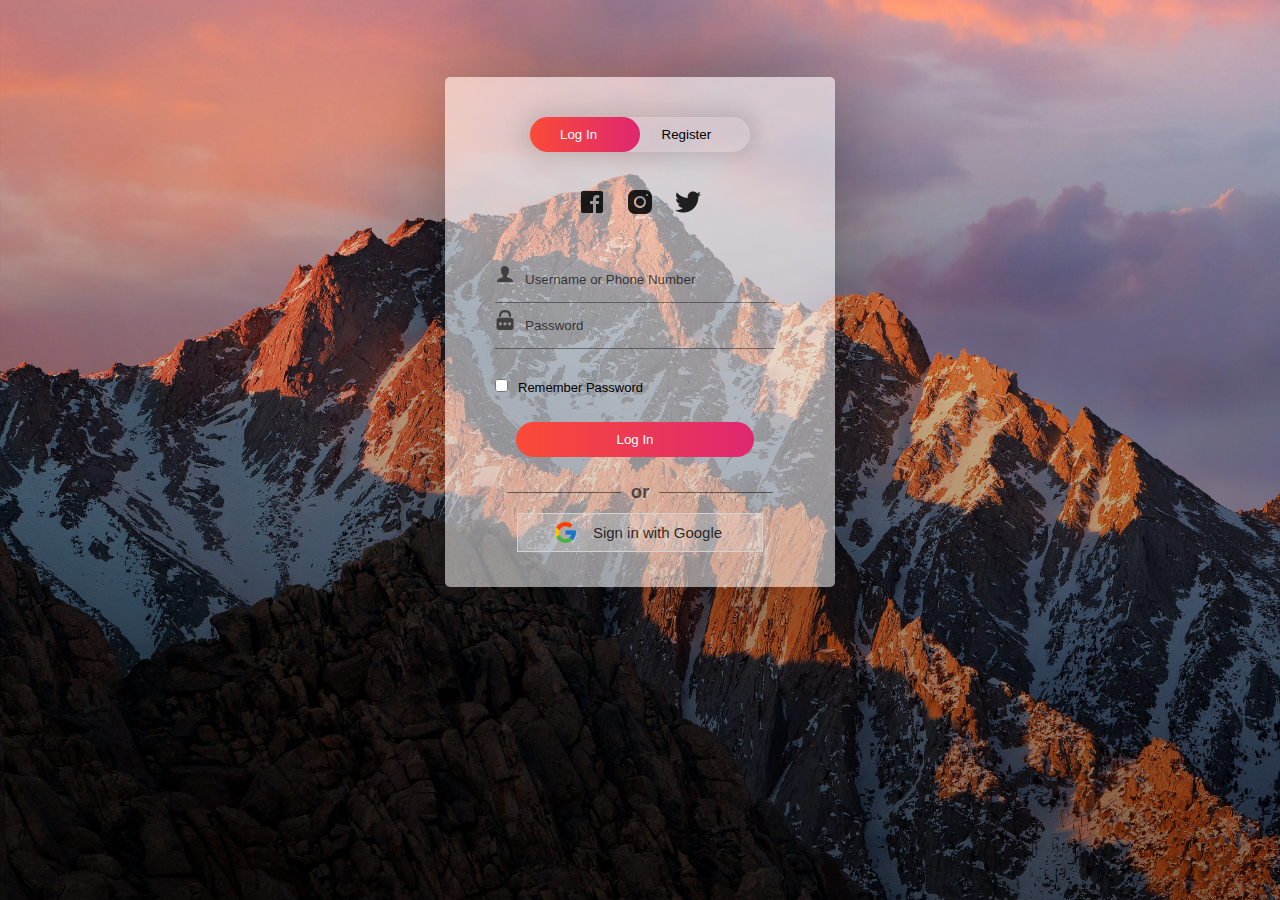
<file: login.html>
<!DOCTYPE html>
<html>
<head>
	<link rel="shortcut icon" type="png" href="images/icon/favicon.png">
	<title>Login SignUp</title>
	<link rel="stylesheet" type="text/css" href="loginStyle.css">
	<script src="https://ajax.googleapis.com/ajax/libs/jquery/3.4.1/jquery.min.js"></script>

  <!-- It will redirect to the Home Page after submitting the form -->
  <script>
  $(document).ready(function(){
    $("form").submit(function(){
      alert("Great Job !");
    });
  });
  </script>
</head>
<body>
		<div class="form-box">
			<div class="button-box">
				<div id="btn"></div>
				<button type="button" class="toggle-btn" id="log" onclick="login()" style="color: #fff;">Log In</button>
				<button type="button" class="toggle-btn" id="reg" onclick="register()">Register</button>
			</div>
			<div class="social-icons">
				<img src="images/icon/fb2.png">
				<img src="images/icon/insta2.png">
				<img src="images/icon/tt2.png">
			</div>
			
			<!-- Login Form -->
			<form id="login" class="input-group" action="index.html">
				<div class="inp">
					<img src="images/icon/user.png"><input type="text" id="email" class="input-field" placeholder="Username or Phone Number" style="width: 88%; border:none;" required="required">
				</div>
				<div class="inp">
					<img src="images/icon/password.png"><input type="password" id="password" class="input-field" placeholder="Password" style="width: 88%; border: none;" required="required">
				</div>
				<input type="checkbox" class="check-box">Remember Password
				<button type="submit" class="submit-btn">Log In</button>
			</form>


			<div class="other" id="other">
				<div class="instead">
					<h3>or</h3>
				</div>
				<button class="connect" onclick="google()">
					<img src="images/icon/google.png"><span>Sign in with Google</span>
				</button>
			</div>
			
			<!-- Registration Form -->
			<form id="register" class="input-group">
				<input type="text" class="input-field" placeholder="Full Name" required="required">
				<input type="email" class="input-field" placeholder="Email Address" required="required">
				<input type="password" class="input-field" placeholder="Create Password" name="psame" required="required">
				<input type="password" class="input-field" placeholder="Confirm Password" name="psame" required="required">
				<input type="checkbox" class="check-box" id="chkAgree" onclick="goFurther()">I agree to the Terms & Conditions
				<button type="submit" id="btnSubmit" class="submit-btn reg-btn">Register</button>
			</form>
		</div>
		<script type="text/javascript" src="script.js"></script>
</body>
</html>
</file>
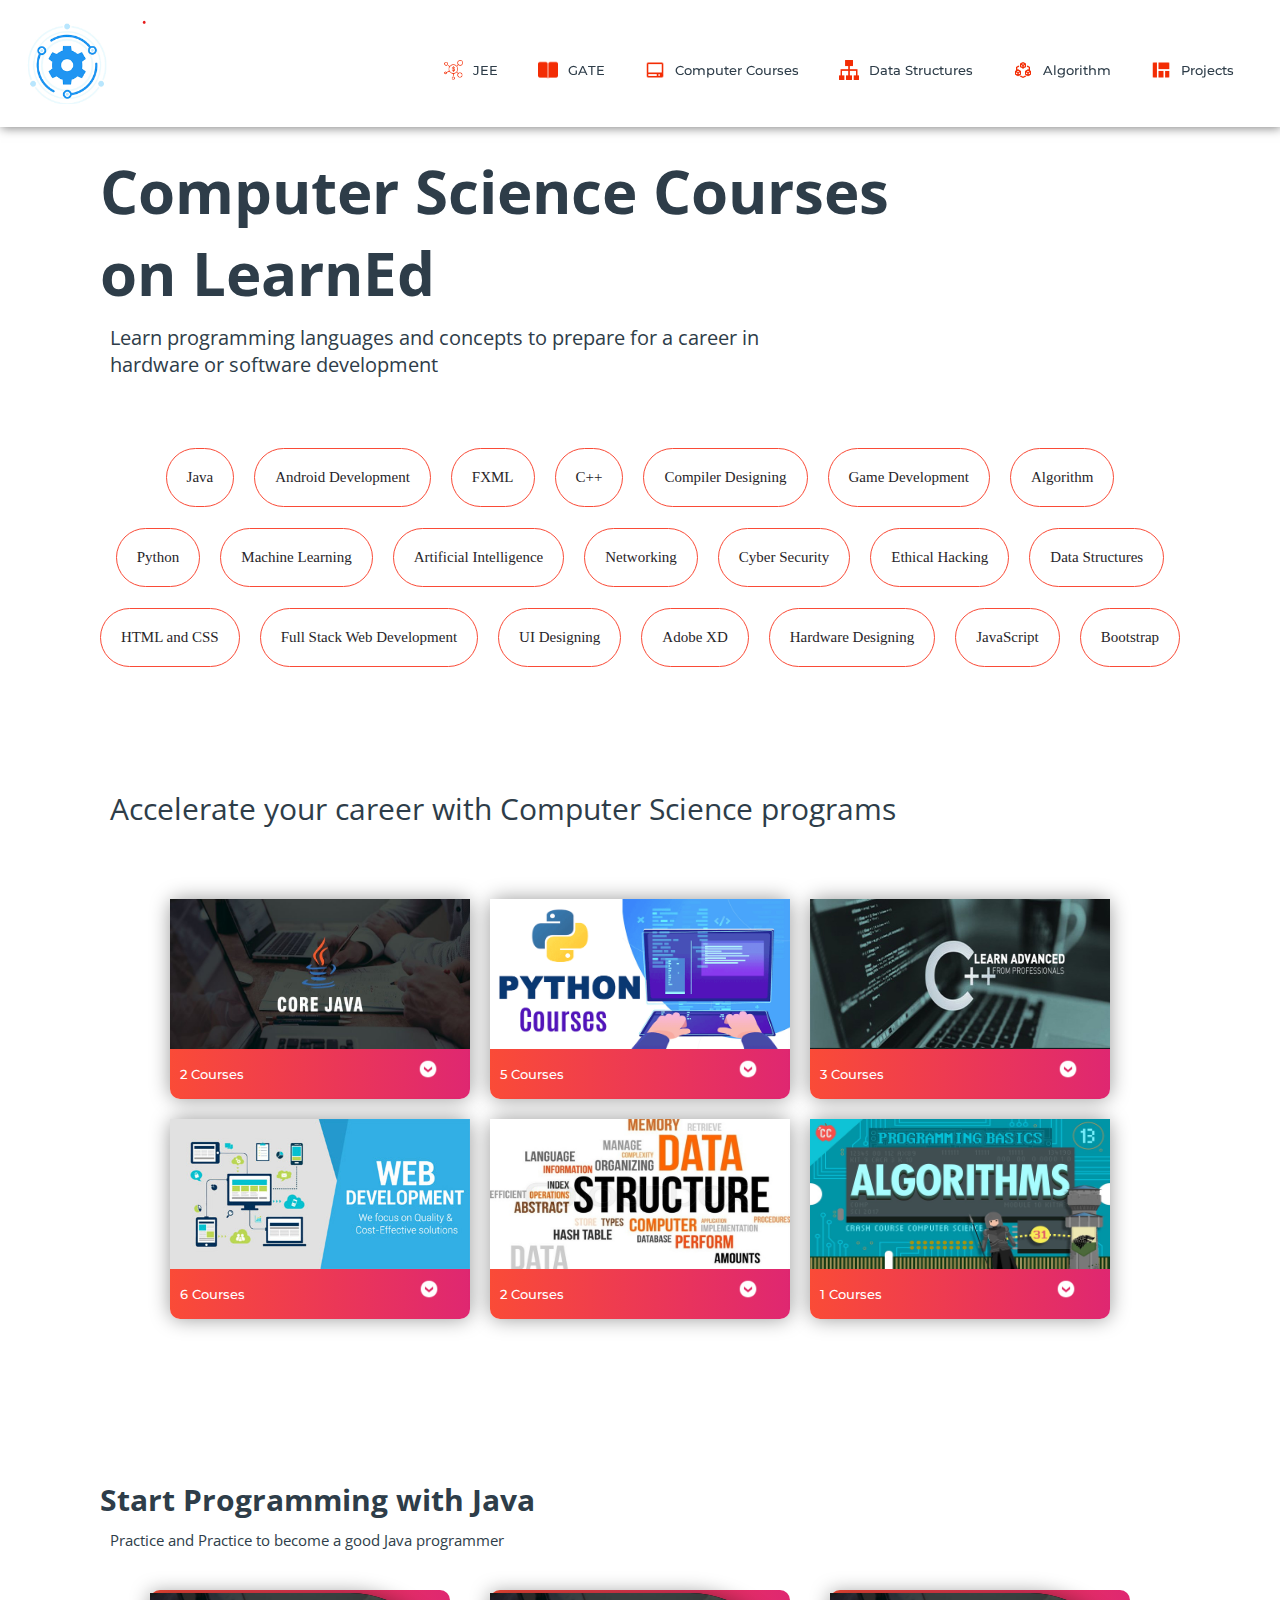
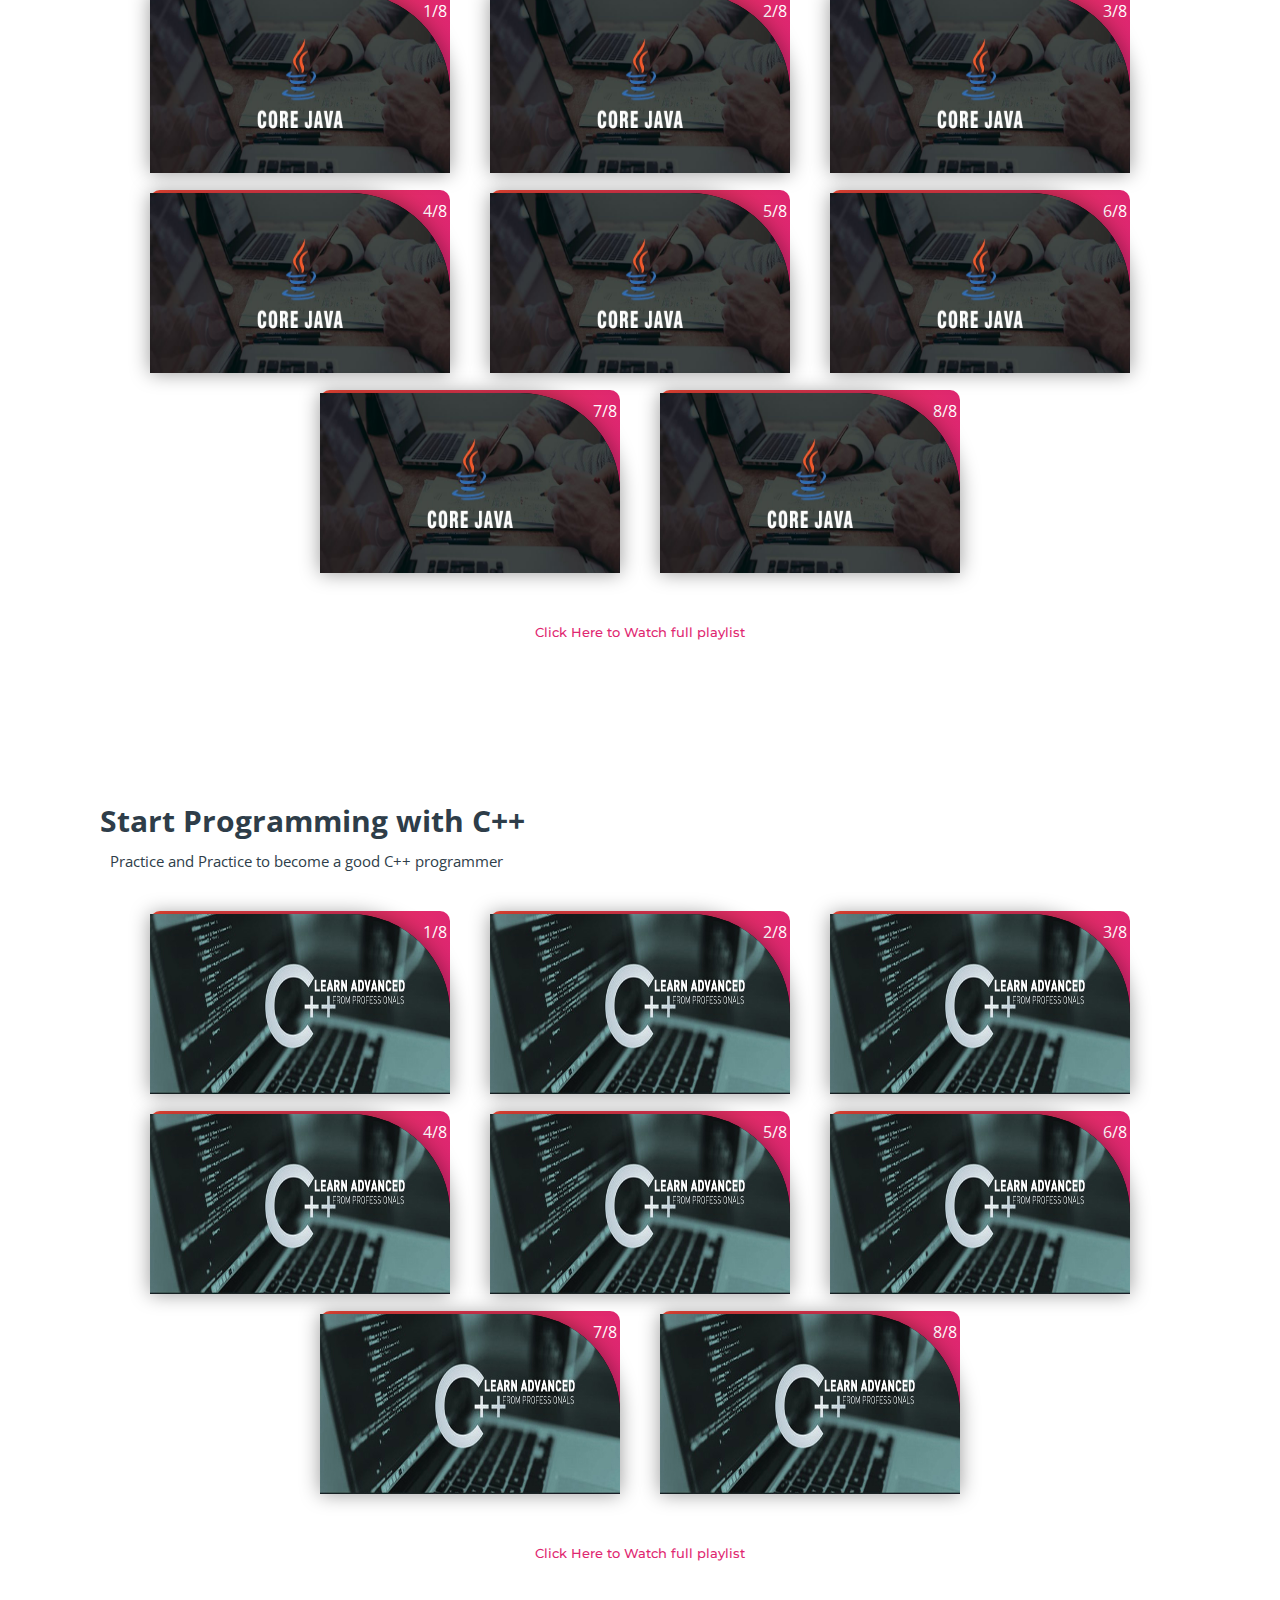
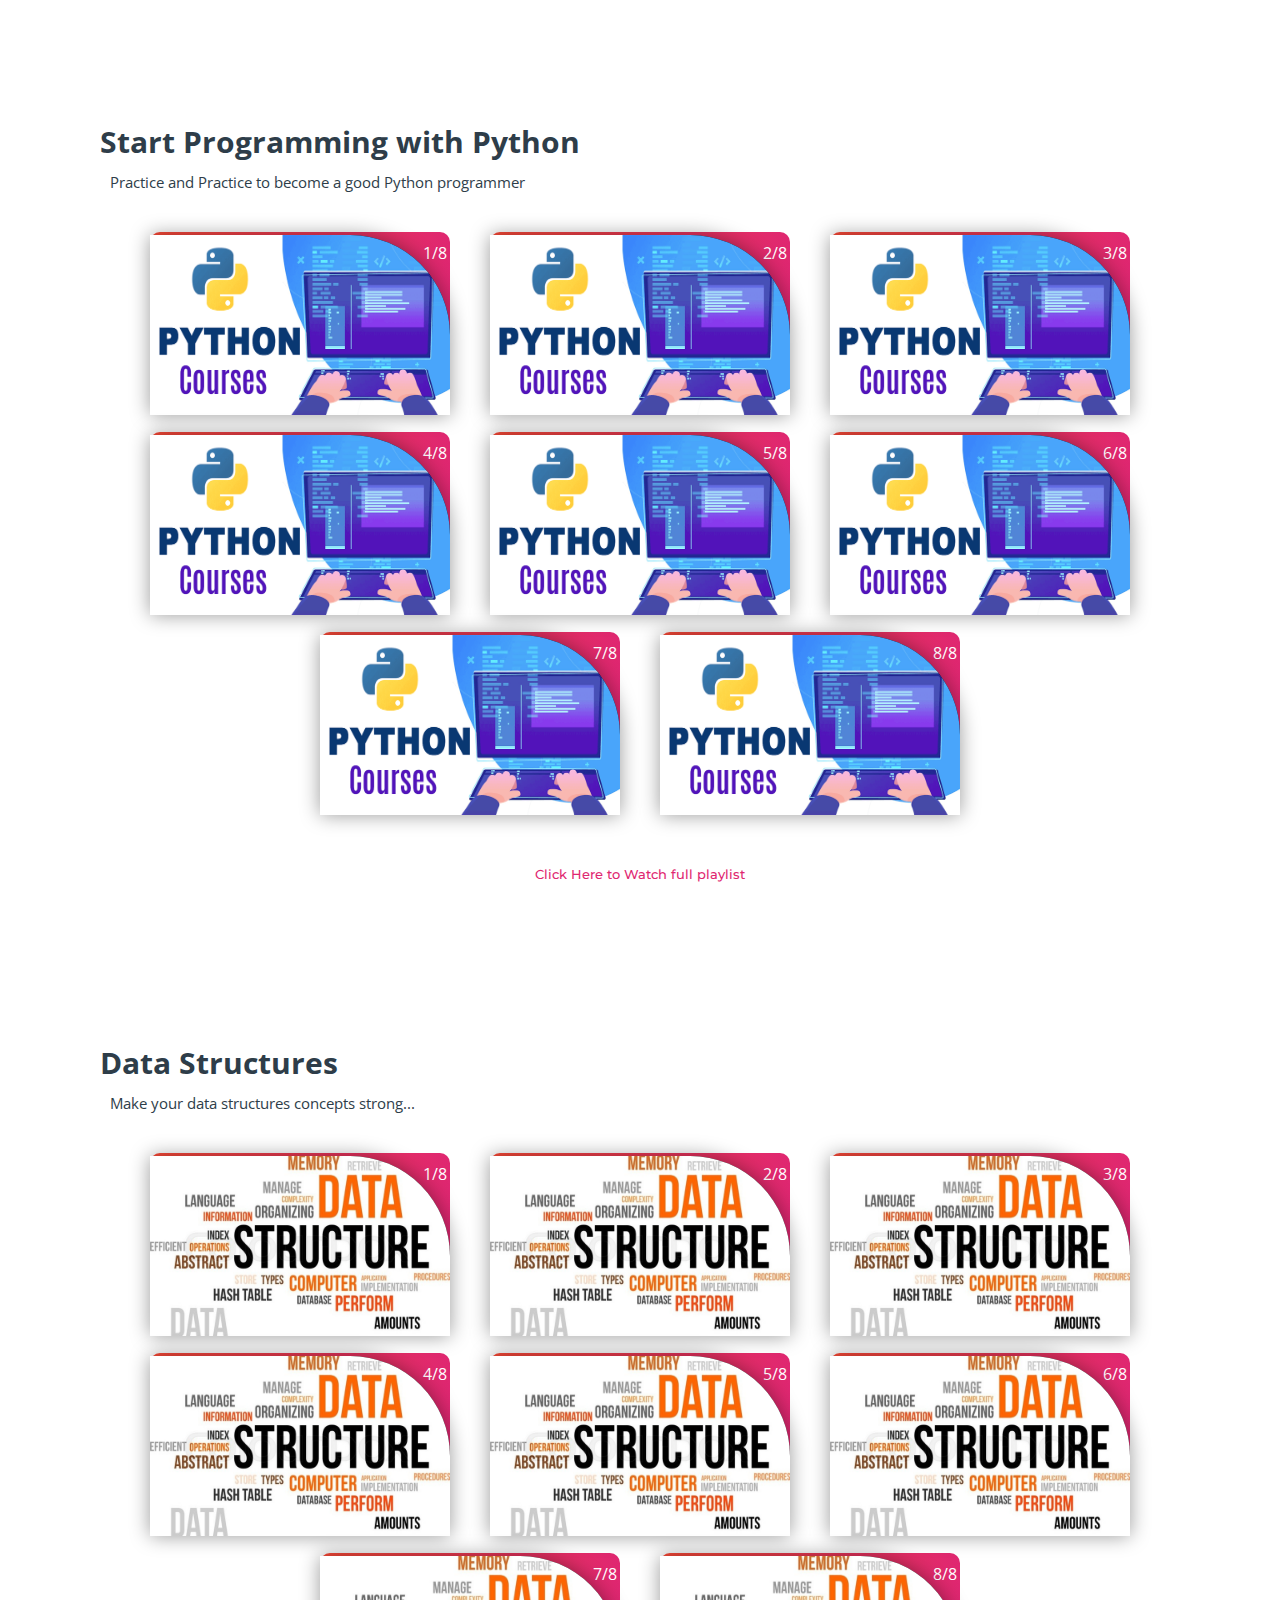
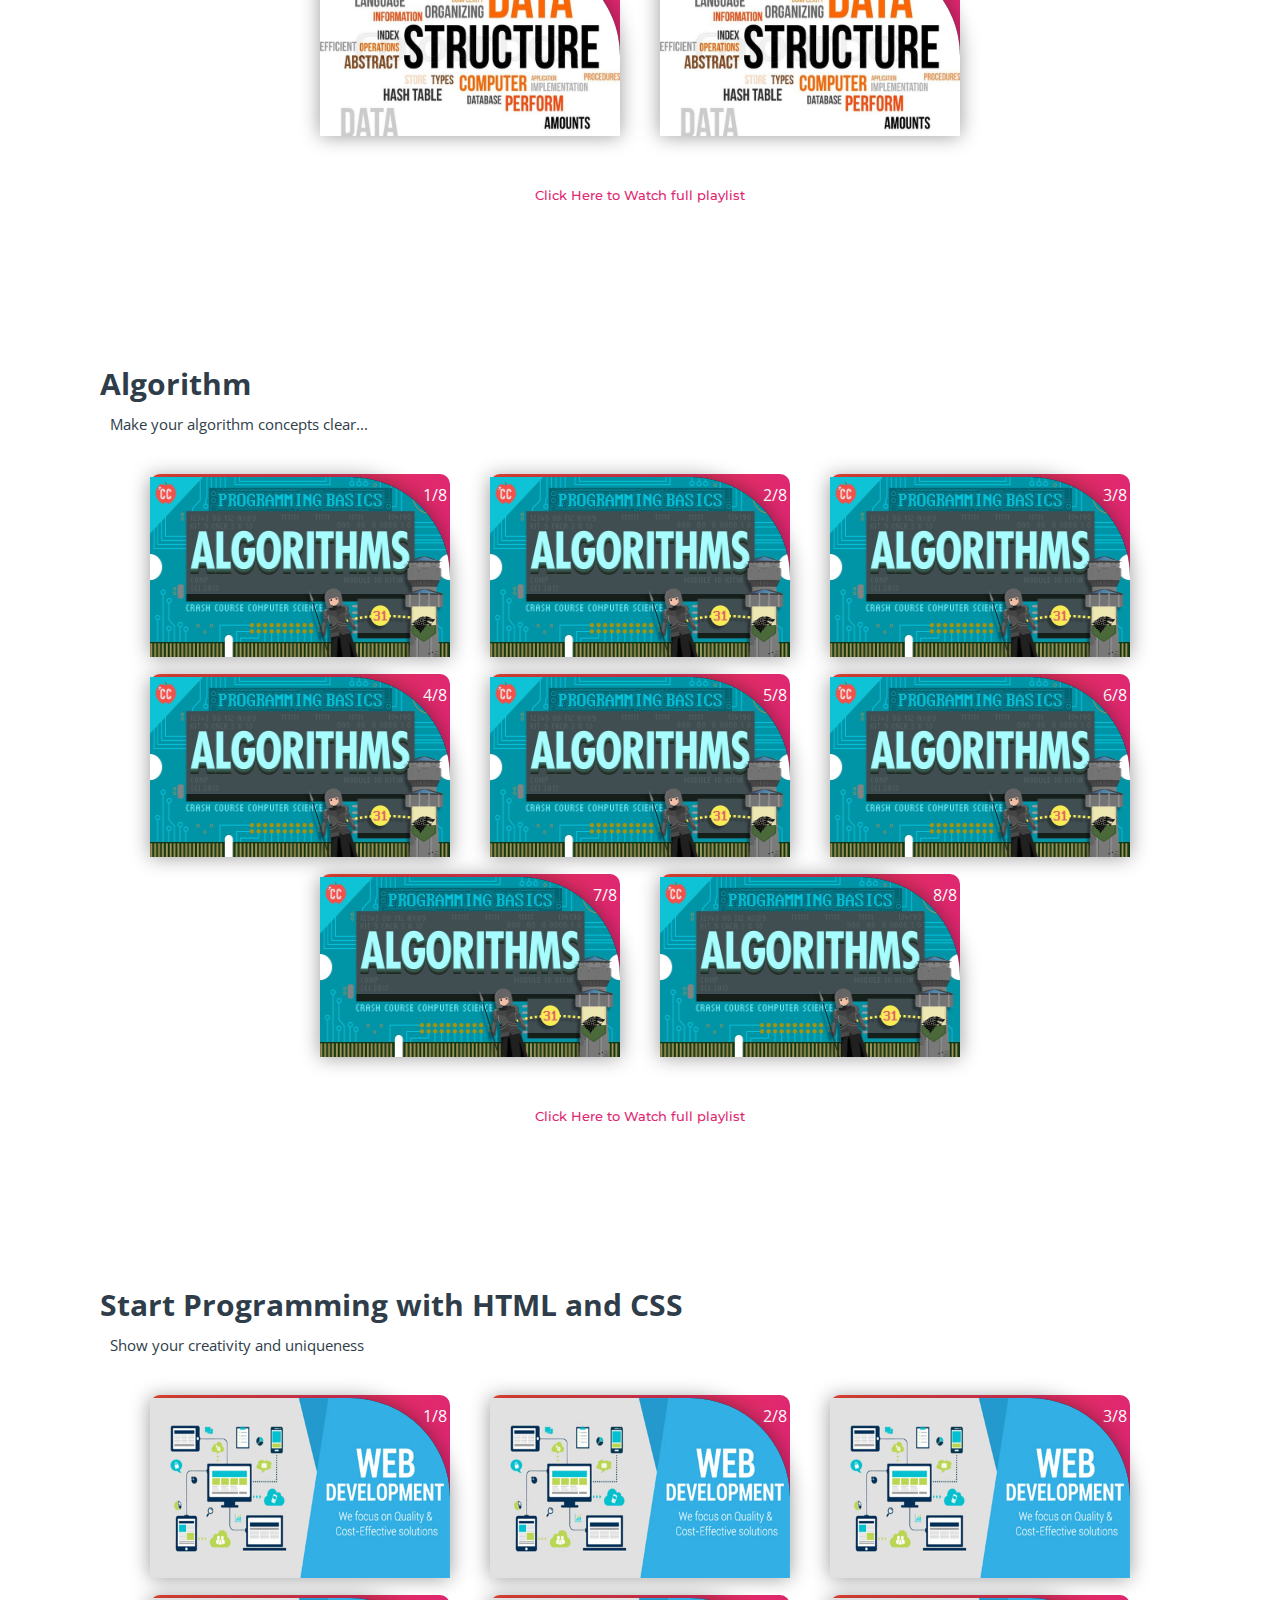
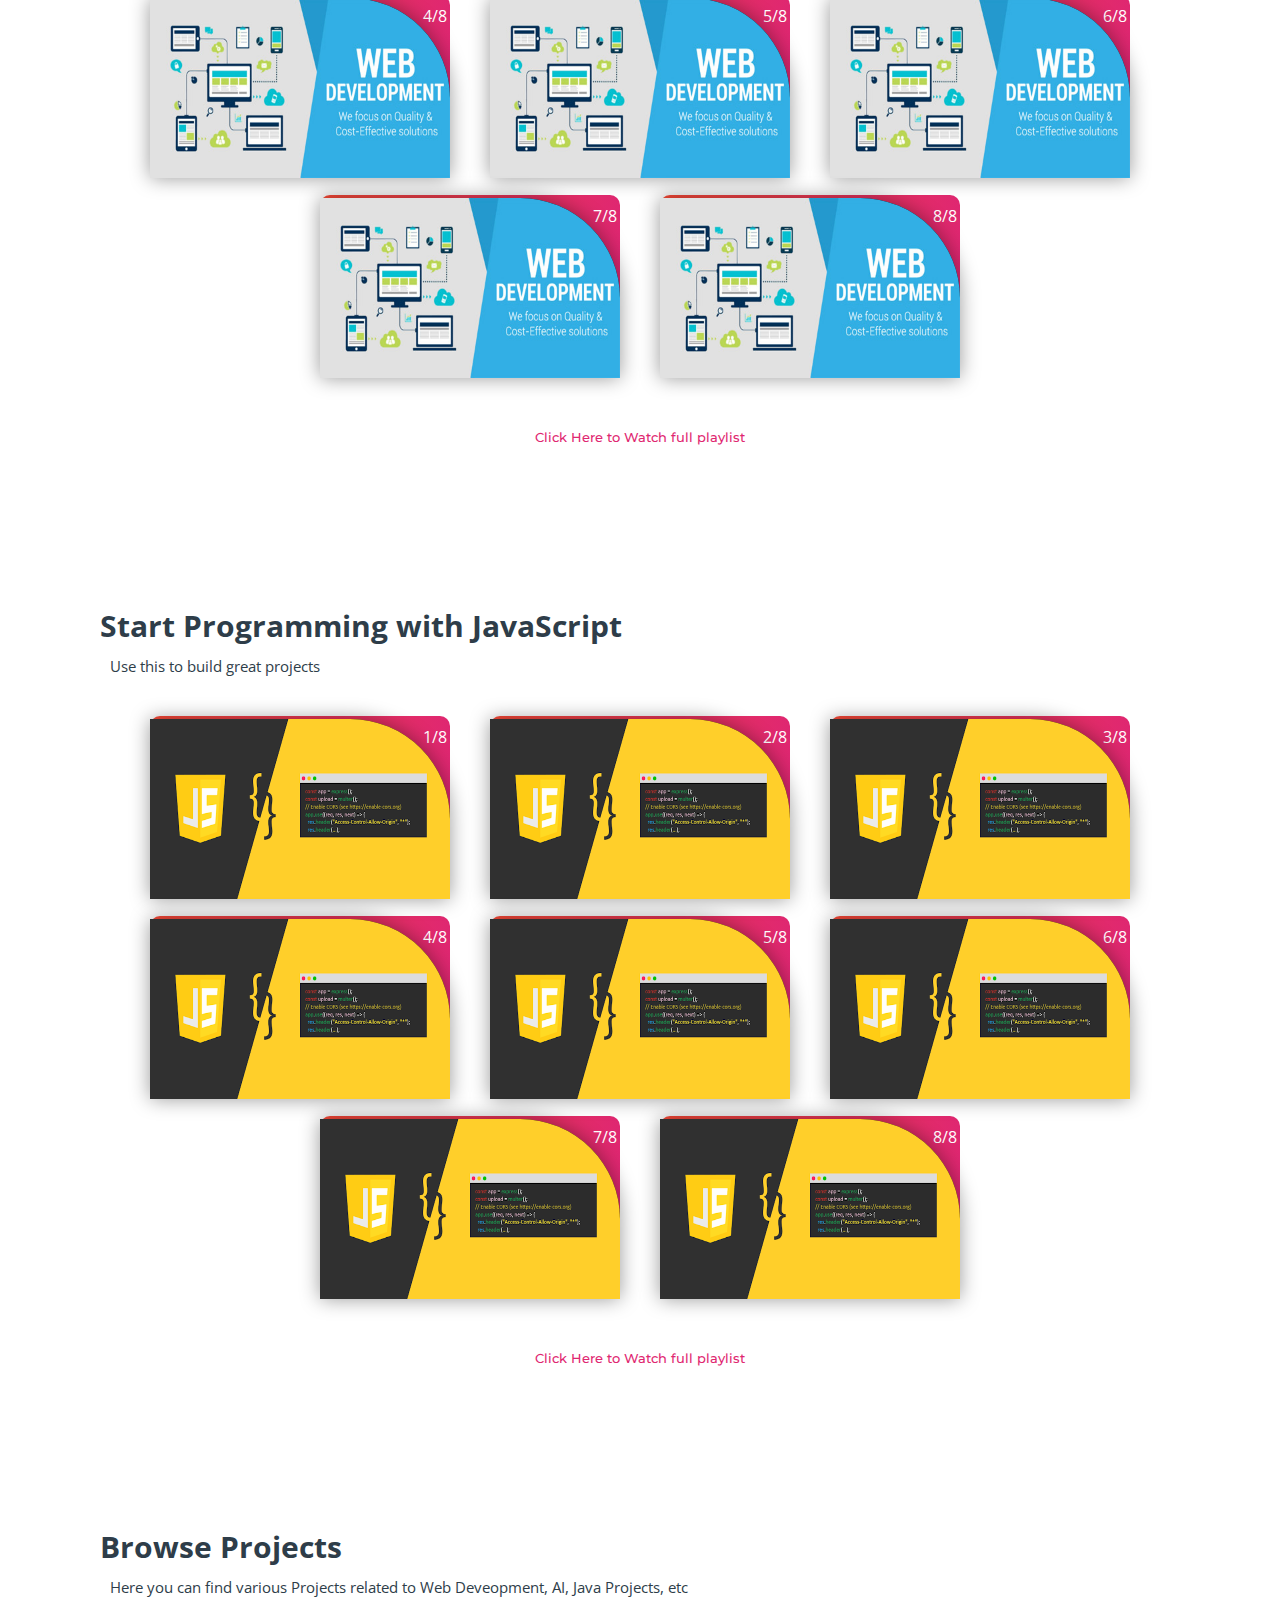
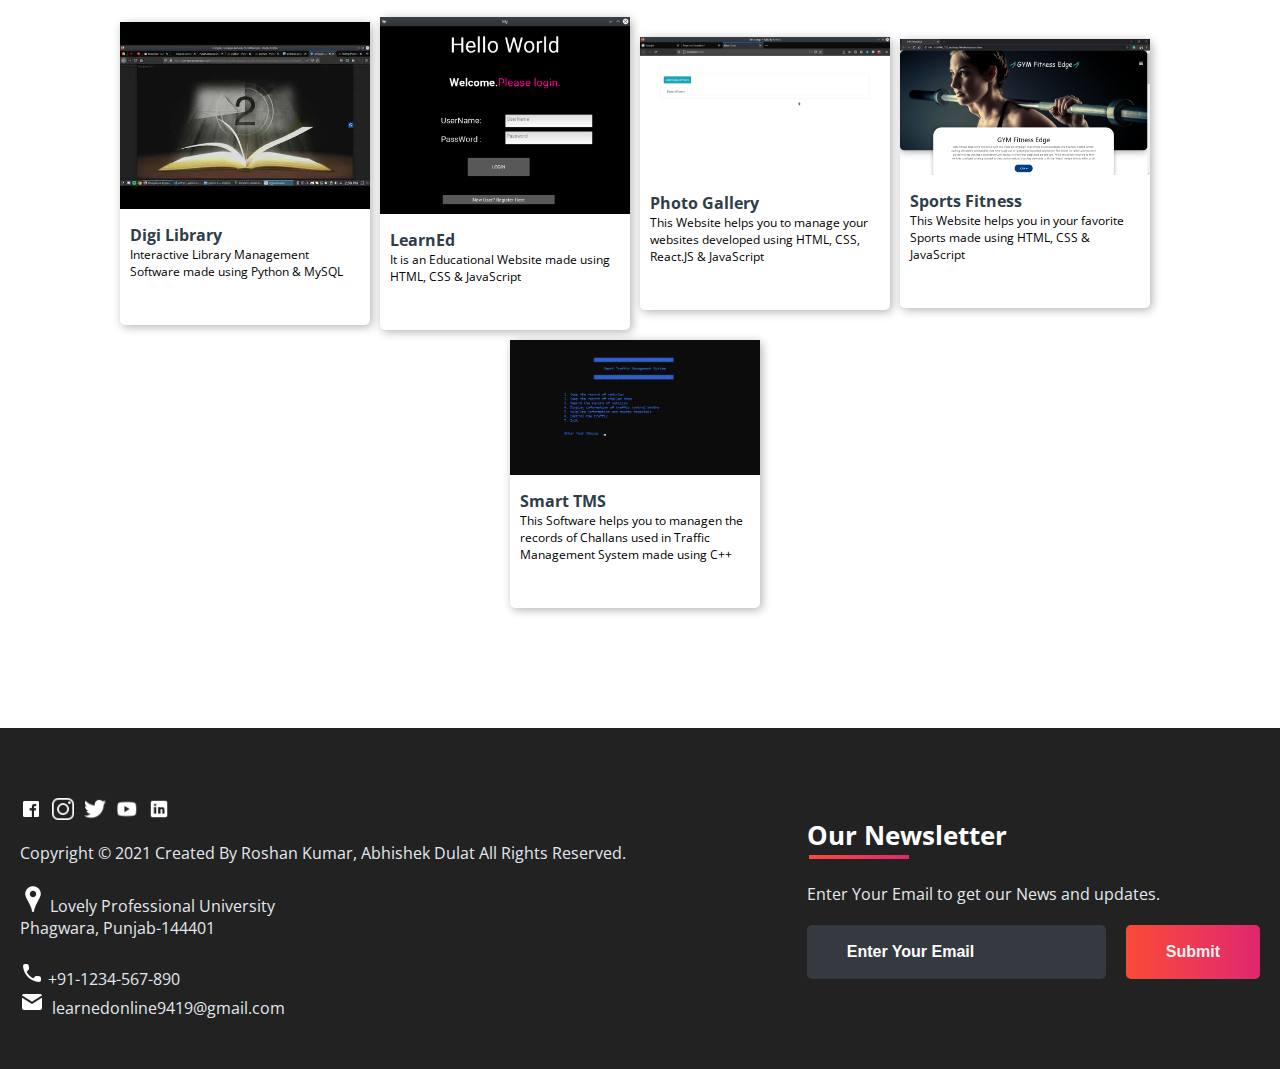
<file: subjects/computer_courses.html>
<!DOCTYPE html>
<html>
<head>
	<link rel="shortcut icon" type="png" href="../images/icon/favicon.png">
	<title>Computer Science Courses on LearnEd</title>
	<link rel="stylesheet" type="text/css" href="subjects.css">
	<script type="text/javascript" src="../script.js"></script>
</head>
<body>
	
<!-- NAVIGATION -->
	<header>
		<div class="nav" id="nav">
			<div id="learned-logo">
			<a href="../index.html"><img src="../images/icon/logo.png" style="width: 120px;"></a></div>
			<div class="switch-tab" id="switch-tab" onclick="switchTAB()"><img src="../images/icon/menu.png"></div>
			<ul id="list-switch">
				<li><a href="jee.html"><img src="../images/courses/d1.png" class="icon">JEE</a></li>
				<li><a href="gate.html"><img src="../images/courses/paper.png" class="icon">GATE</a></li>
				<li><a href="#"><img src="../images/courses/computer.png" class="icon">Computer Courses</a></li>
				<li><a href="#data"><img src="../images/courses/data.png" class="icon">Data Structures</a></li>
				<li><a href="#algo"><img src="../images/courses/algo.png" class="icon">Algorithm</a></li>
				<li><a href="#projects"><img src="../images/courses/projects.png" class="icon">Projects</a></li>
			</ul>
			<div class="search" id="search-switch">
				<input type="search" placeholder="Search" class="srch"><button id="srchbtn"><img src="../images/icon/search.png"></button>
			</div>
		</div>
	</header>
	

<!-- MAIN Heading of Page -->
	<div class="title">
		<span>Computer Science Courses<br>on LearnEd</span>
		<div class="shortdesc">
			<p>Learn programming languages and concepts to prepare for a career in<br>hardware or software development</p>
		</div>
	</div>


<!-- Some KeyWords related to Topic -->
	<div class="course">
		<div class="cbox">
		<div class="det"><a href="#java">Java</a></div>
		<div class="det"><a href="https://developer.android.com/">Android Development</a></div>
		<div class="det"><a href="https://docs.oracle.com/javafx/2/get_started/fxml_tutorial.htm">FXML</a></div>
		<div class="det"><a href="#c++">C++</a></div>
		<div class="det"><a href="https://www.geeksforgeeks.org/introduction-of-compiler-design/">Compiler Designing</a></div>
		<div class="det"><a href="https://www.coursera.org/specializations/game-design-and-development">Game Development</a></div>
		<div class="det"><a href="#algo">Algorithm</a></div>
		</div>
		<div class="cbox">
		<div class="det"><a href="#python">Python</a></div>
		<div class="det"><a href="https://www.coursera.org/learn/machine-learning">Machine Learning</a></div>
		<div class="det"><a href="https://en.wikipedia.org/wiki/Artificial_intelligence">Artificial Intelligence</a></div>
		<div class="det"><a href="https://en.wikipedia.org/wiki/Network">Networking</a></div>
		<div class="det"><a href="https://www.kaspersky.co.in/resource-center/definitions/what-is-cyber-security">Cyber Security</a></div>
		<div class="det"><a href="https://www.eccouncil.org/ethical-hacking/">Ethical Hacking</a></div>
		<div class="det"><a href="#data">Data Structures</a></div>
		</div>
		<div class="cbox">
		<div class="det"><a href="#html_css">HTML and CSS</a></div>
		<div class="det"><a href="https://www.udacity.com/course/full-stack-web-developer-nanodegree--nd0044">Full Stack Web Development</a></div>
		<div class="det"><a href="https://uxplanet.org/what-is-ui-vs-ux-design-and-the-difference-d9113f6612de?gi=6d9d13f4cc95">UI Designing</a></div>
		<div class="det"><a href="https://www.adobe.com/in/products/xd.html">Adobe XD</a></div>
		<div class="det"><a href="https://www.sciencedirect.com/topics/computer-science/hardware-design">Hardware Designing</a></div>
		<div class="det"><a href="#javascript">JavaScript</a></div>
		<div class="det"><a href="#html_css">Bootstrap</a></div>
		</div>
	</div>


<!-- Courses Available -->
	<div class="inbt">
		Accelerate your career with Computer Science programs
	</div>

	<div class="ccard">
	<center>
		<div class="ccardbox">
			<div class="dcard">
				<div class="fpart"><img src="../images/courses/java-course.jpg"></div>
				<a href="#java"><div class="spart">2 Courses <img src="../images/icon/dropdown.png"></div></a>
			</div>
			<div class="dcard">
				<div class="fpart"><img src="../images/courses/python-course.png"></div>
				<a href="#python"><div class="spart">5 Courses <img src="../images/icon/dropdown.png"></div></a>
			</div>
			<div class="dcard">
				<div class="fpart"><img src="../images/courses/c-course.jpg"></div>
				<a href="#c++"><div class="spart">3 Courses <img src="../images/icon/dropdown.png"></div></a>
			</div>
		</div>
		<div class="ccardbox">
			<div class="dcard">
				<div class="fpart"><img src="../images/courses/web-course.jpg"></div>
				<a href="#html_css"><div class="spart">6 Courses <img src="../images/icon/dropdown.png"></div></a>
			</div>
			<div class="dcard">
				<div class="fpart"><img src="../images/courses/data-course.jpg"></div>
				<a href="#data"><div class="spart">2 Courses <img src="../images/icon/dropdown.png"></div></a>
			</div>
			<div class="dcard">
				<div class="fpart"><img src="../images/courses/algo-course.jpg"></div>
				<a href="#algo"><div class="spart">1 Courses <img src="../images/icon/dropdown.png"></div></a>
			</div>
		</div>
	</center>
	</div>


<!-- Videos on JAVA Lectures -->
	<div class="title2" id="java">
		<span>Start Programming with Java</span>
		<div class="shortdesc2">
			<p>Practice and Practice to become a good Java programmer</p>
		</div>
	</div>
	
	<center>
		<div class="ccardbox2">
			<div class="dcard2"><span class="tag" >1/8</span>
				<div class="fpart2">
					<img src="../images/courses/java-course.jpg">
					<iframe src="https://www.youtube.com/embed/IsLyduxZ9sc" frameborder="0" allow="accelerometer; autoplay; encrypted-media; gyroscope; picture-in-picture" allowfullscreen></iframe>
				</div>
			</div>
			<div class="dcard2"><span class="tag" >2/8</span>
				<div class="fpart2">
					<img src="../images/courses/java-course.jpg">
					<iframe src="https://www.youtube.com/embed/U_vuESBFEpE" frameborder="0" allow="accelerometer; autoplay; encrypted-media; gyroscope; picture-in-picture" allowfullscreen></iframe>
				</div>
			</div>
			<div class="dcard2"><span class="tag" >3/8</span>
				<div class="fpart2">
					<img src="../images/courses/java-course.jpg">
					<iframe src="https://www.youtube.com/embed/7i8vbPA37y0" frameborder="0" allow="accelerometer; autoplay; encrypted-media; gyroscope; picture-in-picture" allowfullscreen></iframe>
				</div>
			</div>
			<div class="dcard2"><span class="tag" >4/8</span>
				<div class="fpart2">
					<img src="../images/courses/java-course.jpg">
					<iframe src="https://www.youtube.com/embed/FB47F-QIk3k" frameborder="0" allow="accelerometer; autoplay; encrypted-media; gyroscope; picture-in-picture" allowfullscreen></iframe>
				</div>
			</div>
			<div class="dcard2"><span class="tag" >5/8</span>
				<div class="fpart2">
					<img src="../images/courses/java-course.jpg">
					<iframe src="https://www.youtube.com/embed/8qyVcHJ1Et4" frameborder="0" allow="accelerometer; autoplay; encrypted-media; gyroscope; picture-in-picture" allowfullscreen></iframe>
				</div>
			</div>
			<div class="dcard2"><span class="tag" >6/8</span>
				<div class="fpart2">
					<img src="../images/courses/java-course.jpg">
					<iframe src="https://www.youtube.com/embed/N53Vf8HGd-0" frameborder="0" allow="accelerometer; autoplay; encrypted-media; gyroscope; picture-in-picture" allowfullscreen></iframe>
				</div>
			</div>
			<div class="dcard2"><span class="tag" >7/8</span>
				<div class="fpart2">
					<img src="../images/courses/java-course.jpg">
					<iframe src="https://www.youtube.com/embed/slz2Vc904Qg" frameborder="0" allow="accelerometer; autoplay; encrypted-media; gyroscope; picture-in-picture" allowfullscreen></iframe>
				</div>
			</div>
			<div class="dcard2"><span class="tag" >8/8</span>
				<div class="fpart2">
					<img src="../images/courses/java-course.jpg">
					<iframe src="https://www.youtube.com/embed/Q0NVRQP1Z5g" frameborder="0" allow="accelerometer; autoplay; encrypted-media; gyroscope; picture-in-picture" allowfullscreen></iframe>
				</div>
			</div>
		</div>
	</center>
	<br><br>
	<div class="click-me">
		<a href="https://www.youtube.com/watch?v=IsLyduxZ9sc&list=PLX9Zi6XTqOKQ7TdRz0QynGIKuMV9Q2H8E" target="_blank">Click Here to Watch full playlist</a>
	</div>

<!-- Videos on C++ Lectures -->

	<div class="title2" id="c++">
		<span>Start Programming with C++</span>
		<div class="shortdesc2">
			<p>Practice and Practice to become a good C++ programmer</p>
		</div>
	</div>
	<center>
		<div class="ccardbox2">
			<div class="dcard2"><span class="tag" >1/8</span>
				<div class="fpart2"><img src="../images/courses/c-course.jpg">
					<iframe src="https://www.youtube.com/embed/Iuo9PpGE04Y" frameborder="0" allow="accelerometer; autoplay; encrypted-media; gyroscope; picture-in-picture" allowfullscreen></iframe>
				</div>
			</div>
			<div class="dcard2"><span class="tag" >2/8</span>
				<div class="fpart2"><img src="../images/courses/c-course.jpg">
					<iframe src="https://www.youtube.com/embed/52dHKRD7cdg" frameborder="0" allow="accelerometer; autoplay; encrypted-media; gyroscope; picture-in-picture" allowfullscreen></iframe>
				</div>
			</div>
			<div class="dcard2"><span class="tag" >3/8</span>
				<div class="fpart2"><img src="../images/courses/c-course.jpg">
					<iframe src="https://www.youtube.com/embed/Iuo9PpGE04Y" frameborder="0" allow="accelerometer; autoplay; encrypted-media; gyroscope; picture-in-picture" allowfullscreen></iframe>
				</div>
			</div>
			<div class="dcard2"><span class="tag" >4/8</span>
				<div class="fpart2"><img src="../images/courses/c-course.jpg">
					<iframe src="https://www.youtube.com/embed/Iuo9PpGE04Y" frameborder="0" allow="accelerometer; autoplay; encrypted-media; gyroscope; picture-in-picture" allowfullscreen></iframe>
				</div>
			</div>
		
			<div class="dcard2"><span class="tag" >5/8</span>
				<div class="fpart2"><img src="../images/courses/c-course.jpg">
					<iframe src="https://www.youtube.com/embed/Iuo9PpGE04Y" frameborder="0" allow="accelerometer; autoplay; encrypted-media; gyroscope; picture-in-picture" allowfullscreen></iframe>
				</div>
			</div>
			<div class="dcard2"><span class="tag" >6/8</span>
				<div class="fpart2"><img src="../images/courses/c-course.jpg">
					<iframe src="https://www.youtube.com/embed/Iuo9PpGE04Y" frameborder="0" allow="accelerometer; autoplay; encrypted-media; gyroscope; picture-in-picture" allowfullscreen></iframe>
				</div>
			</div>
			<div class="dcard2"><span class="tag" >7/8</span>
				<div class="fpart2"><img src="../images/courses/c-course.jpg">
					<iframe src="https://www.youtube.com/embed/Iuo9PpGE04Y" frameborder="0" allow="accelerometer; autoplay; encrypted-media; gyroscope; picture-in-picture" allowfullscreen></iframe>
				</div>
			</div>
			<div class="dcard2"><span class="tag" >8/8</span>
				<div class="fpart2"><img src="../images/courses/c-course.jpg">
					<iframe src="https://www.youtube.com/embed/Iuo9PpGE04Y" frameborder="0" allow="accelerometer; autoplay; encrypted-media; gyroscope; picture-in-picture" allowfullscreen></iframe>
				</div>
			</div>
		</div>
	</center>
<br><br>
	<div class="click-me">
		<a href="https://www.youtube.com/watch?v=Iuo9PpGE04Y&feature=youtu.be" target="_blank">Click Here to Watch full playlist</a>
	</div>

<!-- Videos on PYTHON Lectures -->

	<div class="title2" id="python">
		<span>Start Programming with Python</span>
		<div class="shortdesc2">
			<p>Practice and Practice to become a good Python programmer</p>
		</div>
	</div>
	<center>
		<div class="ccardbox2">
			<div class="dcard2"><span class="tag" >1/8</span>
				<div class="fpart2"><img src="../images/courses/python-course.png">
					<iframe src="https://www.youtube.com/embed/QXeEoD0pB3E" frameborder="0" allow="accelerometer; autoplay; encrypted-media; gyroscope; picture-in-picture" allowfullscreen></iframe>
				</div>
			</div>
			<div class="dcard2"><span class="tag" >2/8</span>
				<div class="fpart2"><img src="../images/courses/python-course.png">
					<iframe src="https://www.youtube.com/embed/QXeEoD0pB3E" frameborder="0" allow="accelerometer; autoplay; encrypted-media; gyroscope; picture-in-picture" allowfullscreen></iframe>
				</div>
			</div>
			<div class="dcard2"><span class="tag" >3/8</span>
				<div class="fpart2"><img src="../images/courses/python-course.png">
					<iframe src="https://www.youtube.com/embed/QXeEoD0pB3E" frameborder="0" allow="accelerometer; autoplay; encrypted-media; gyroscope; picture-in-picture" allowfullscreen></iframe>
				</div>
			</div>
			<div class="dcard2"><span class="tag" >4/8</span>
				<div class="fpart2"><img src="../images/courses/python-course.png">
					<iframe src="https://www.youtube.com/embed/QXeEoD0pB3E" frameborder="0" allow="accelerometer; autoplay; encrypted-media; gyroscope; picture-in-picture" allowfullscreen></iframe>
				</div>
			</div>
		
			<div class="dcard2"><span class="tag" >5/8</span>
				<div class="fpart2"><img src="../images/courses/python-course.png">
					<iframe src="https://www.youtube.com/embed/QXeEoD0pB3E" frameborder="0" allow="accelerometer; autoplay; encrypted-media; gyroscope; picture-in-picture" allowfullscreen></iframe>
				</div>
			</div>
			<div class="dcard2"><span class="tag" >6/8</span>
				<div class="fpart2"><img src="../images/courses/python-course.png">
					<iframe src="https://www.youtube.com/embed/QXeEoD0pB3E" frameborder="0" allow="accelerometer; autoplay; encrypted-media; gyroscope; picture-in-picture" allowfullscreen></iframe>
				</div>
			</div>
			<div class="dcard2"><span class="tag" >7/8</span>
				<div class="fpart2"><img src="../images/courses/python-course.png">
					<iframe src="https://www.youtube.com/embed/QXeEoD0pB3E" frameborder="0" allow="accelerometer; autoplay; encrypted-media; gyroscope; picture-in-picture" allowfullscreen></iframe>
				</div>
			</div>
			<div class="dcard2"><span class="tag" >8/8</span>
				<div class="fpart2"><img src="../images/courses/python-course.png">
					<iframe src="https://www.youtube.com/embed/QXeEoD0pB3E" frameborder="0" allow="accelerometer; autoplay; encrypted-media; gyroscope; picture-in-picture" allowfullscreen></iframe>
				</div>
			</div>
		</div>
	</center>

<br><br>
	<div class="click-me">
		<a href="https://youtu.be/QXeEoD0pB3E" target="_blank">Click Here to Watch full playlist</a>
	</div>
<!-- Videos on DATA STRUCTURES Lectures -->

	<div class="title2" id="data">
		<span>Data Structures</span>
		<div class="shortdesc2">
			<p>Make your data structures concepts strong...</p>
		</div>
	</div>
	<center>
		<div class="ccardbox2">
			<div class="dcard2"><span class="tag" >1/8</span>
				<div class="fpart2"><img src="../images/courses/data-course.jpg">
					<iframe src="https://www.youtube.com/embed/Db9ZYbJONHc" frameborder="0" allow="accelerometer; autoplay; encrypted-media; gyroscope; picture-in-picture" allowfullscreen></iframe>
				</div>
			</div>
			<div class="dcard2"><span class="tag" >2/8</span>
				<div class="fpart2"><img src="../images/courses/data-course.jpg">
					<iframe src="https://www.youtube.com/embed/Db9ZYbJONHc" frameborder="0" allow="accelerometer; autoplay; encrypted-media; gyroscope; picture-in-picture" allowfullscreen></iframe>
				</div>
			</div>
			<div class="dcard2"><span class="tag" >3/8</span>
				<div class="fpart2"><img src="../images/courses/data-course.jpg">
					<iframe src="https://www.youtube.com/embed/Db9ZYbJONHc" frameborder="0" allow="accelerometer; autoplay; encrypted-media; gyroscope; picture-in-picture" allowfullscreen></iframe>
				</div>
			</div>
			<div class="dcard2"><span class="tag" >4/8</span>
				<div class="fpart2"><img src="../images/courses/data-course.jpg">
					<iframe src="https://www.youtube.com/embed/Db9ZYbJONHc" frameborder="0" allow="accelerometer; autoplay; encrypted-media; gyroscope; picture-in-picture" allowfullscreen></iframe>
				</div>
			</div>
		
			<div class="dcard2"><span class="tag" >5/8</span>
				<div class="fpart2"><img src="../images/courses/data-course.jpg">
					<iframe src="https://www.youtube.com/embed/Db9ZYbJONHc" frameborder="0" allow="accelerometer; autoplay; encrypted-media; gyroscope; picture-in-picture" allowfullscreen></iframe>
				</div>
			</div>
			<div class="dcard2"><span class="tag" >6/8</span>
				<div class="fpart2"><img src="../images/courses/data-course.jpg">
					<iframe src="https://www.youtube.com/embed/Db9ZYbJONHc" frameborder="0" allow="accelerometer; autoplay; encrypted-media; gyroscope; picture-in-picture" allowfullscreen></iframe>
				</div>
			</div>
			<div class="dcard2"><span class="tag" >7/8</span>
				<div class="fpart2"><img src="../images/courses/data-course.jpg">
					<iframe src="https://www.youtube.com/embed/Db9ZYbJONHc" frameborder="0" allow="accelerometer; autoplay; encrypted-media; gyroscope; picture-in-picture" allowfullscreen></iframe>
				</div>
			</div>
			<div class="dcard2"><span class="tag" >8/8</span>
				<div class="fpart2"><img src="../images/courses/data-course.jpg">
					<iframe src="https://www.youtube.com/embed/Db9ZYbJONHc" frameborder="0" allow="accelerometer; autoplay; encrypted-media; gyroscope; picture-in-picture" allowfullscreen></iframe>
				</div>
			</div>
		</div>
	</center>
<br><br>
	<div class="click-me">
		<a href="https://www.youtube.com/watch?v=Db9ZYbJONHc" target="_blank">Click Here to Watch full playlist</a>
	</div>

<!-- Videos on ALGORITHM Lectures -->

	<div class="title2" id="algo">
		<span>Algorithm</span>
		<div class="shortdesc2">
			<p>Make your algorithm concepts clear...</p>
		</div>
	</div>
	<center>
		<div class="ccardbox2">
			<div class="dcard2"><span class="tag" >1/8</span>
				<div class="fpart2"><img src="../images/courses/algo-course.jpg">
					<iframe src="https://www.youtube.com/embed/0IAPZzGSbME" frameborder="0" allow="accelerometer; autoplay; encrypted-media; gyroscope; picture-in-picture" allowfullscreen></iframe>
				</div>
			</div>
			<div class="dcard2"><span class="tag" >2/8</span>
				<div class="fpart2"><img src="../images/courses/algo-course.jpg">
					<iframe src="https://www.youtube.com/embed/0IAPZzGSbME" frameborder="0" allow="accelerometer; autoplay; encrypted-media; gyroscope; picture-in-picture" allowfullscreen></iframe>
				</div>
			</div>
			<div class="dcard2"><span class="tag" >3/8</span>
				<div class="fpart2"><img src="../images/courses/algo-course.jpg">
					<iframe src="https://www.youtube.com/embed/0IAPZzGSbME" frameborder="0" allow="accelerometer; autoplay; encrypted-media; gyroscope; picture-in-picture" allowfullscreen></iframe>
				</div>
			</div>
			<div class="dcard2"><span class="tag" >4/8</span>
				<div class="fpart2"><img src="../images/courses/algo-course.jpg">
					<iframe src="https://www.youtube.com/embed/0IAPZzGSbME" frameborder="0" allow="accelerometer; autoplay; encrypted-media; gyroscope; picture-in-picture" allowfullscreen></iframe>
				</div>
			</div>
		
			<div class="dcard2"><span class="tag" >5/8</span>
				<div class="fpart2"><img src="../images/courses/algo-course.jpg">
					<iframe src="https://www.youtube.com/embed/0IAPZzGSbME" frameborder="0" allow="accelerometer; autoplay; encrypted-media; gyroscope; picture-in-picture" allowfullscreen></iframe>
				</div>
			</div>
			<div class="dcard2"><span class="tag" >6/8</span>
				<div class="fpart2"><img src="../images/courses/algo-course.jpg">
					<iframe src="https://www.youtube.com/embed/0IAPZzGSbME" frameborder="0" allow="accelerometer; autoplay; encrypted-media; gyroscope; picture-in-picture" allowfullscreen></iframe>
				</div>
			</div>
			<div class="dcard2"><span class="tag" >7/8</span>
				<div class="fpart2"><img src="../images/courses/algo-course.jpg">
					<iframe src="https://www.youtube.com/embed/0IAPZzGSbME" frameborder="0" allow="accelerometer; autoplay; encrypted-media; gyroscope; picture-in-picture" allowfullscreen></iframe>
				</div>
			</div>
			<div class="dcard2"><span class="tag" >8/8</span>
				<div class="fpart2"><img src="../images/courses/algo-course.jpg">
					<iframe src="https://www.youtube.com/embed/0IAPZzGSbME" frameborder="0" allow="accelerometer; autoplay; encrypted-media; gyroscope; picture-in-picture" allowfullscreen></iframe>
				</div>
			</div>
		</div>
	</center>
<br><br>
	<div class="click-me">
		<a href="https://www.youtube.com/watch?v=0IAPZzGSbME" target="_blank">Click Here to Watch full playlist</a>
	</div>

<!-- Videos on HTML and CSS Lectures -->

	<div class="title2" id="html_css">
		<span>Start Programming with HTML and CSS</span>
		<div class="shortdesc2">
			<p>Show your creativity and uniqueness</p>
		</div>
	</div>
	<center>
		<div class="ccardbox2">
			<div class="dcard2"><span class="tag" >1/8</span>
				<div class="fpart2"><img src="../images/courses/web-course.jpg">
					<iframe src="https://www.youtube.com/embed/TKYsuU86-DQ" frameborder="0" allow="accelerometer; autoplay; encrypted-media; gyroscope; picture-in-picture" allowfullscreen></iframe>
				</div>
			</div>
			<div class="dcard2"><span class="tag" >2/8</span>
				<div class="fpart2"><img src="../images/courses/web-course.jpg">
					<iframe src="https://www.youtube.com/embed/TKYsuU86-DQ" frameborder="0" allow="accelerometer; autoplay; encrypted-media; gyroscope; picture-in-picture" allowfullscreen></iframe>
				</div>
			</div>
			<div class="dcard2"><span class="tag" >3/8</span>
				<div class="fpart2"><img src="../images/courses/web-course.jpg">
					<iframe src="https://www.youtube.com/embed/TKYsuU86-DQ" frameborder="0" allow="accelerometer; autoplay; encrypted-media; gyroscope; picture-in-picture" allowfullscreen></iframe>
				</div>
			</div>
			<div class="dcard2"><span class="tag" >4/8</span>
				<div class="fpart2"><img src="../images/courses/web-course.jpg">
					<iframe src="https://www.youtube.com/embed/TKYsuU86-DQ" frameborder="0" allow="accelerometer; autoplay; encrypted-media; gyroscope; picture-in-picture" allowfullscreen></iframe>
				</div>
			</div>
		
			<div class="dcard2"><span class="tag" >5/8</span>
				<div class="fpart2"><img src="../images/courses/web-course.jpg">
					<iframe src="https://www.youtube.com/embed/TKYsuU86-DQ" frameborder="0" allow="accelerometer; autoplay; encrypted-media; gyroscope; picture-in-picture" allowfullscreen></iframe>
				</div>
			</div>
			<div class="dcard2"><span class="tag" >6/8</span>
				<div class="fpart2"><img src="../images/courses/web-course.jpg">
					<iframe src="https://www.youtube.com/embed/TKYsuU86-DQ" frameborder="0" allow="accelerometer; autoplay; encrypted-media; gyroscope; picture-in-picture" allowfullscreen></iframe>
				</div>
			</div>
			<div class="dcard2"><span class="tag" >7/8</span>
				<div class="fpart2"><img src="../images/courses/web-course.jpg">
					<iframe src="https://www.youtube.com/embed/TKYsuU86-DQ" frameborder="0" allow="accelerometer; autoplay; encrypted-media; gyroscope; picture-in-picture" allowfullscreen></iframe>
				</div>
			</div>
			<div class="dcard2"><span class="tag" >8/8</span>
				<div class="fpart2"><img src="../images/courses/web-course.jpg">
					<iframe src="https://www.youtube.com/embed/TKYsuU86-DQ" frameborder="0" allow="accelerometer; autoplay; encrypted-media; gyroscope; picture-in-picture" allowfullscreen></iframe>
				</div>
			</div>
		</div>
	</center>

<br><br>
	<div class="click-me">
		<a href="https://www.youtube.com/watch?v=TKYsuU86-DQ" target="_blank">Click Here to Watch full playlist</a>
	</div>
<!-- Videos on JAVASCRIPT Lectures -->

	<div class="title2" id="javascript">
		<span>Start Programming with JavaScript</span>
		<div class="shortdesc2">
			<p>Use this to build great projects</p>
		</div>
	</div>
	<center>
		<div class="ccardbox2">
			<div class="dcard2"><span class="tag" >1/8</span>
				<div class="fpart2"><img src="../images/courses/javascript-course.jpg">
					<iframe src="https://www.youtube.com/embed/uDwSnnhl1Ng" frameborder="0" allow="accelerometer; autoplay; encrypted-media; gyroscope; picture-in-picture" allowfullscreen></iframe>
				</div>
			</div>
			<div class="dcard2"><span class="tag" >2/8</span>
				<div class="fpart2"><img src="../images/courses/javascript-course.jpg">
					<iframe src="https://www.youtube.com/embed/uDwSnnhl1Ng" frameborder="0" allow="accelerometer; autoplay; encrypted-media; gyroscope; picture-in-picture" allowfullscreen></iframe>
				</div>
			</div>
			<div class="dcard2"><span class="tag" >3/8</span>
				<div class="fpart2"><img src="../images/courses/javascript-course.jpg">
					<iframe src="https://www.youtube.com/embed/uDwSnnhl1Ng" frameborder="0" allow="accelerometer; autoplay; encrypted-media; gyroscope; picture-in-picture" allowfullscreen></iframe>
				</div>
			</div>
			<div class="dcard2"><span class="tag" >4/8</span>
				<div class="fpart2"><img src="../images/courses/javascript-course.jpg">
					<iframe src="https://www.youtube.com/embed/uDwSnnhl1Ng" frameborder="0" allow="accelerometer; autoplay; encrypted-media; gyroscope; picture-in-picture" allowfullscreen></iframe>
				</div>
			</div>
		
			<div class="dcard2"><span class="tag" >5/8</span>
				<div class="fpart2"><img src="../images/courses/javascript-course.jpg">
					<iframe src="https://www.youtube.com/embed/uDwSnnhl1Ng" frameborder="0" allow="accelerometer; autoplay; encrypted-media; gyroscope; picture-in-picture" allowfullscreen></iframe>
				</div>
			</div>
			<div class="dcard2"><span class="tag" >6/8</span>
				<div class="fpart2"><img src="../images/courses/javascript-course.jpg">
					<iframe src="https://www.youtube.com/embed/uDwSnnhl1Ng" frameborder="0" allow="accelerometer; autoplay; encrypted-media; gyroscope; picture-in-picture" allowfullscreen></iframe>
				</div>
			</div>
			<div class="dcard2"><span class="tag" >7/8</span>
				<div class="fpart2"><img src="../images/courses/javascript-course.jpg">
					<iframe src="https://www.youtube.com/embed/uDwSnnhl1Ng" frameborder="0" allow="accelerometer; autoplay; encrypted-media; gyroscope; picture-in-picture" allowfullscreen></iframe>
				</div>
			</div>
			<div class="dcard2"><span class="tag" >8/8</span>
				<div class="fpart2"><img src="../images/courses/javascript-course.jpg">
					<iframe src="https://www.youtube.com/embed/uDwSnnhl1Ng" frameborder="0" allow="accelerometer; autoplay; encrypted-media; gyroscope; picture-in-picture" allowfullscreen></iframe>
				</div>
			</div>
		</div>
	</center>
<br><br>
	<div class="click-me">
		<a href="https://www.youtube.com/watch?v=uDwSnnhl1Ng" target="_blank">Click Here to Watch full playlist</a>
	</div>

<!-- PROJECTS -->
	<div class="title2" id="projects">
		<span>Browse Projects</span>
		<div class="shortdesc2">
			<p>Here you can find various Projects related to Web Deveopment, AI, Java Projects, etc</p>
		</div>
	</div>
	<div class="project-panel">
		<div class="project-card">
			<img src="../images/projects/p1.jpg">
			<div class="info">
				<h4>Digi Library</h4><p>Interactive Library Management Software made using Python & MySQL</p>
				<div class="download"><a href="https://github.com/saikrupa82/Video_downloder_Using_Python" target="_blank">Download</a></div>	
			</div>
		</div>
		<div class="project-card">
			<img src="../images/projects/p2.jpg">
			<div class="info">
				<h4>LearnEd</h4><p>It is an Educational Website made using HTML, CSS & JavaScript</p>
				<div class="download"><a href="https://github.com/saikrupa82/Kivy_Python" target="_blank">Download</a></div>
			</div>
		</div>
		<div class="project-card">
			<img src="../images/projects/p3.jpg">
			<div class="info">
				<h4>Photo Gallery</h4><p>This Website helps you to manage your websites developed using HTML, CSS, React.JS & JavaScript</p>
				<div class="download"><a href="https://github.com/saikrupa82/Django-React.js-with-REST-API" target="_blank">Download</a></div>
			</div>
		</div>
		<div class="project-card">
			<img src="../images/projects/p4.jpg">
			<div class="info">
				<h4>Sports Fitness</h4><p>This Website helps you in your favorite Sports made using HTML, CSS & JavaScript</p>
				<div class="download"><a href="" target="_blank">Download</a></div>
			</div>
		</div>
		<div class="project-card">
			<img src="../images/projects/p5.jpg">
			<div class="info">
				<h4>Smart TMS</h4><p>This Software helps you to managen the records of Challans used in Traffic Management System made using C++</p>
				<div class="download"><a href="" target="_blank">Download</a></div>
			</div>
		</div>

	</div>

<br><br><br><br><br>

<!-- FOOTER -->
<footer>
	<div class="footer-container">
		<div class="left-col">
			<div class="logo"></div>
			<div class="social-media">
				<a href="#"><img src="../images/icon\fb.png"></a>
				<a href="#"><img src="../images/icon\insta.png"></a>
				<a href="#"><img src="../images/icon\tt.png"></a>
				<a href="#"><img src="../images/icon\ytube.png"></a>
				<a href="#"><img src="../images/icon\linkedin.png"></a>
			</div><br><br>
			<p class="rights-text">Copyright © 2021 Created By Roshan Kumar, Abhishek Dulat All Rights Reserved.</p>
			<br><p><img src="../images/icon/location.png"> Lovely Professional University<br>Phagwara, Punjab-144401</p><br>
			<p><img src="../images/icon/phone.png"> +91-1234-567-890<br><img src="../images/icon/mail.png">&nbsp; learnedonline9419@gmail.com</p>
		</div>
		<div class="right-col">
			<h1 style="color: #fff">Our Newsletter</h1>
			<div class="border"></div><br>
			<p>Enter Your Email to get our News and updates.</p>
			<form class="newsletter-form">
				<input class="txtb" type="email" placeholder="Enter Your Email">
				<input class="btn" type="submit" value="Submit">
			</form>
		</div>
	</div>
</footer>

</body>
</html>
</file>
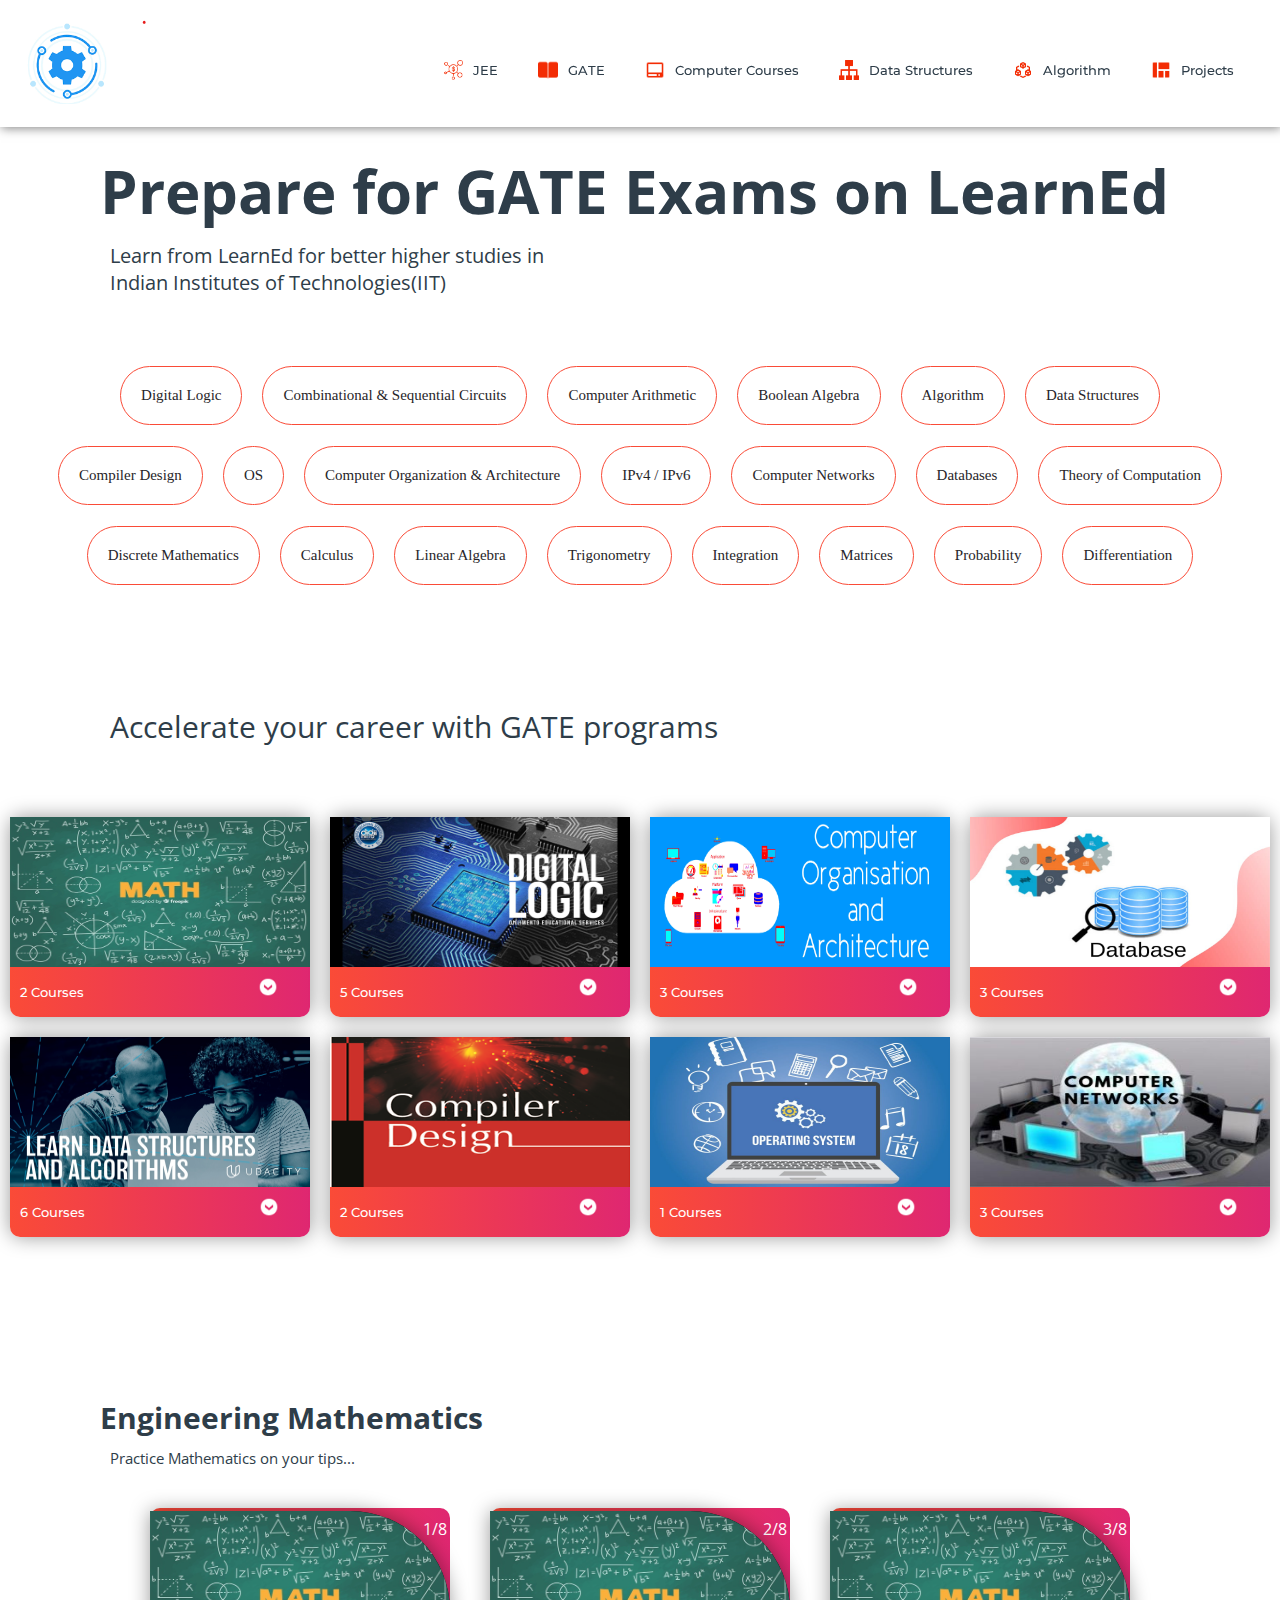
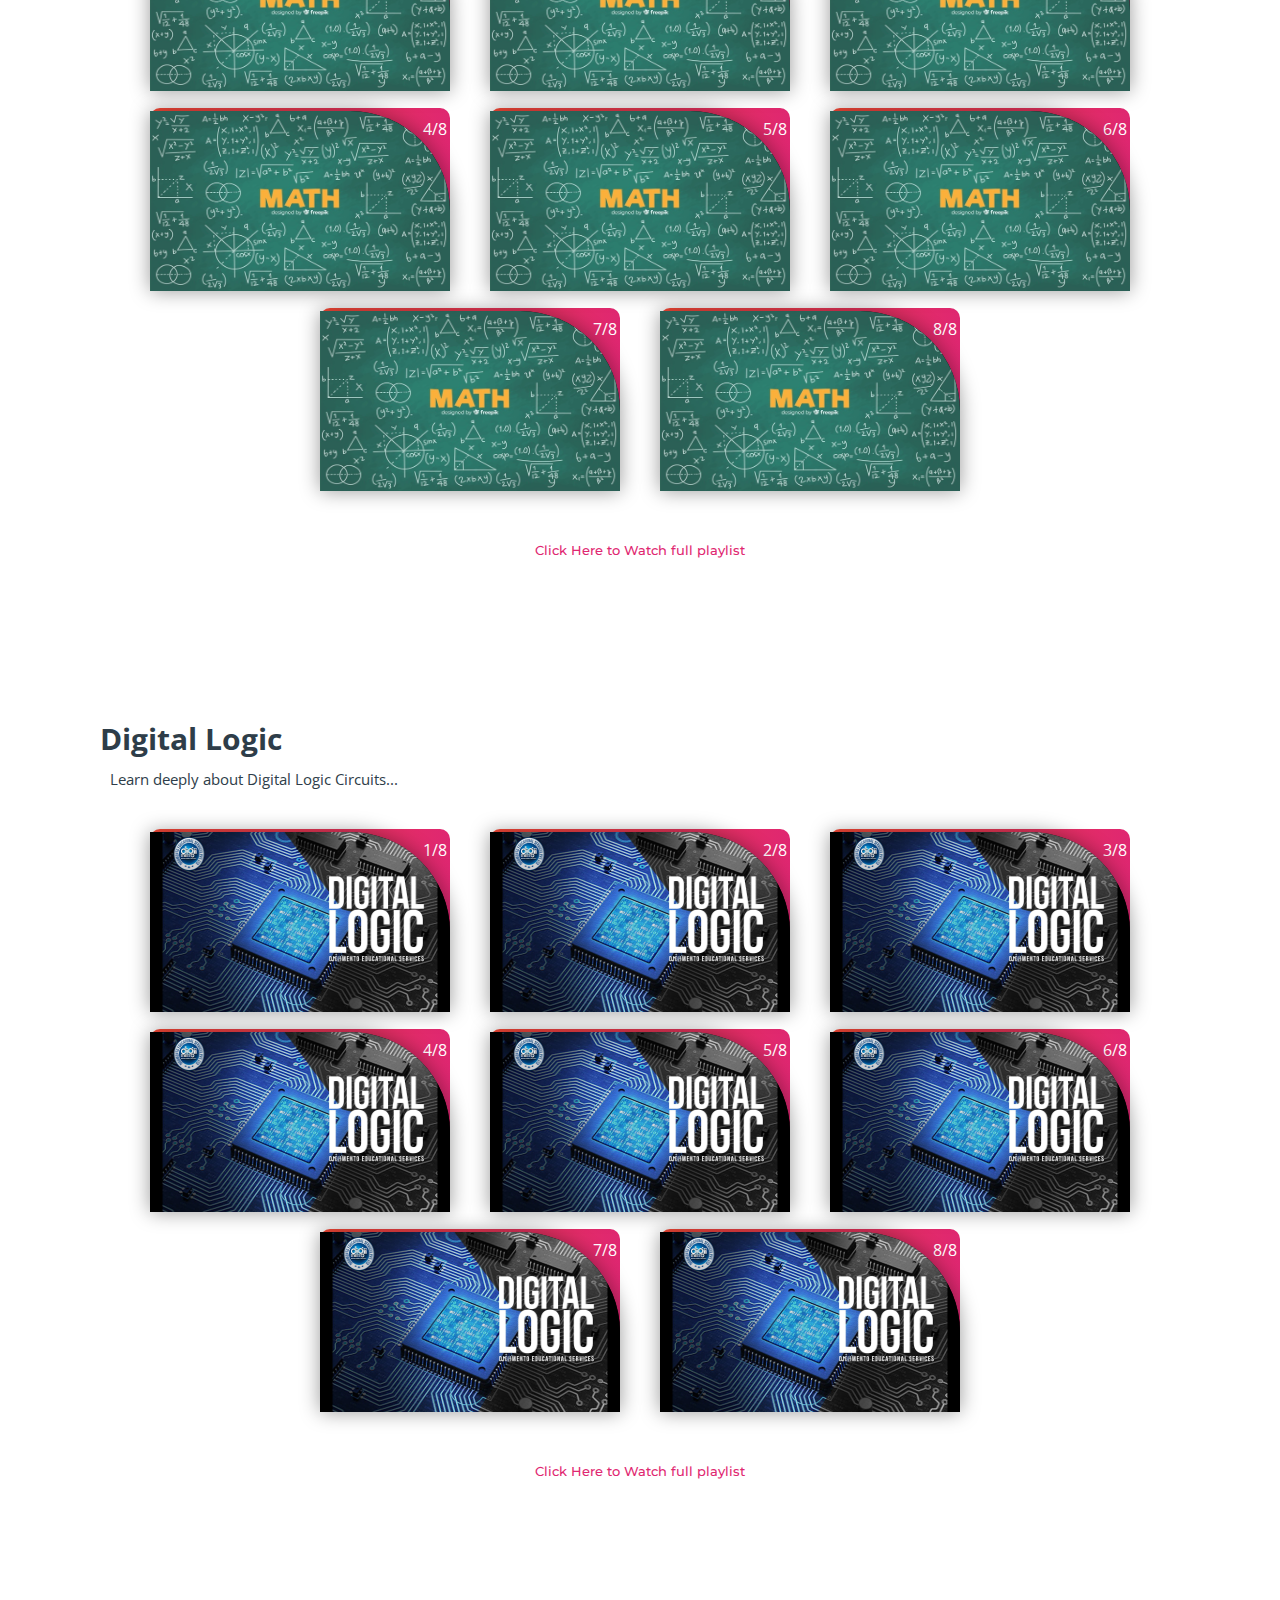
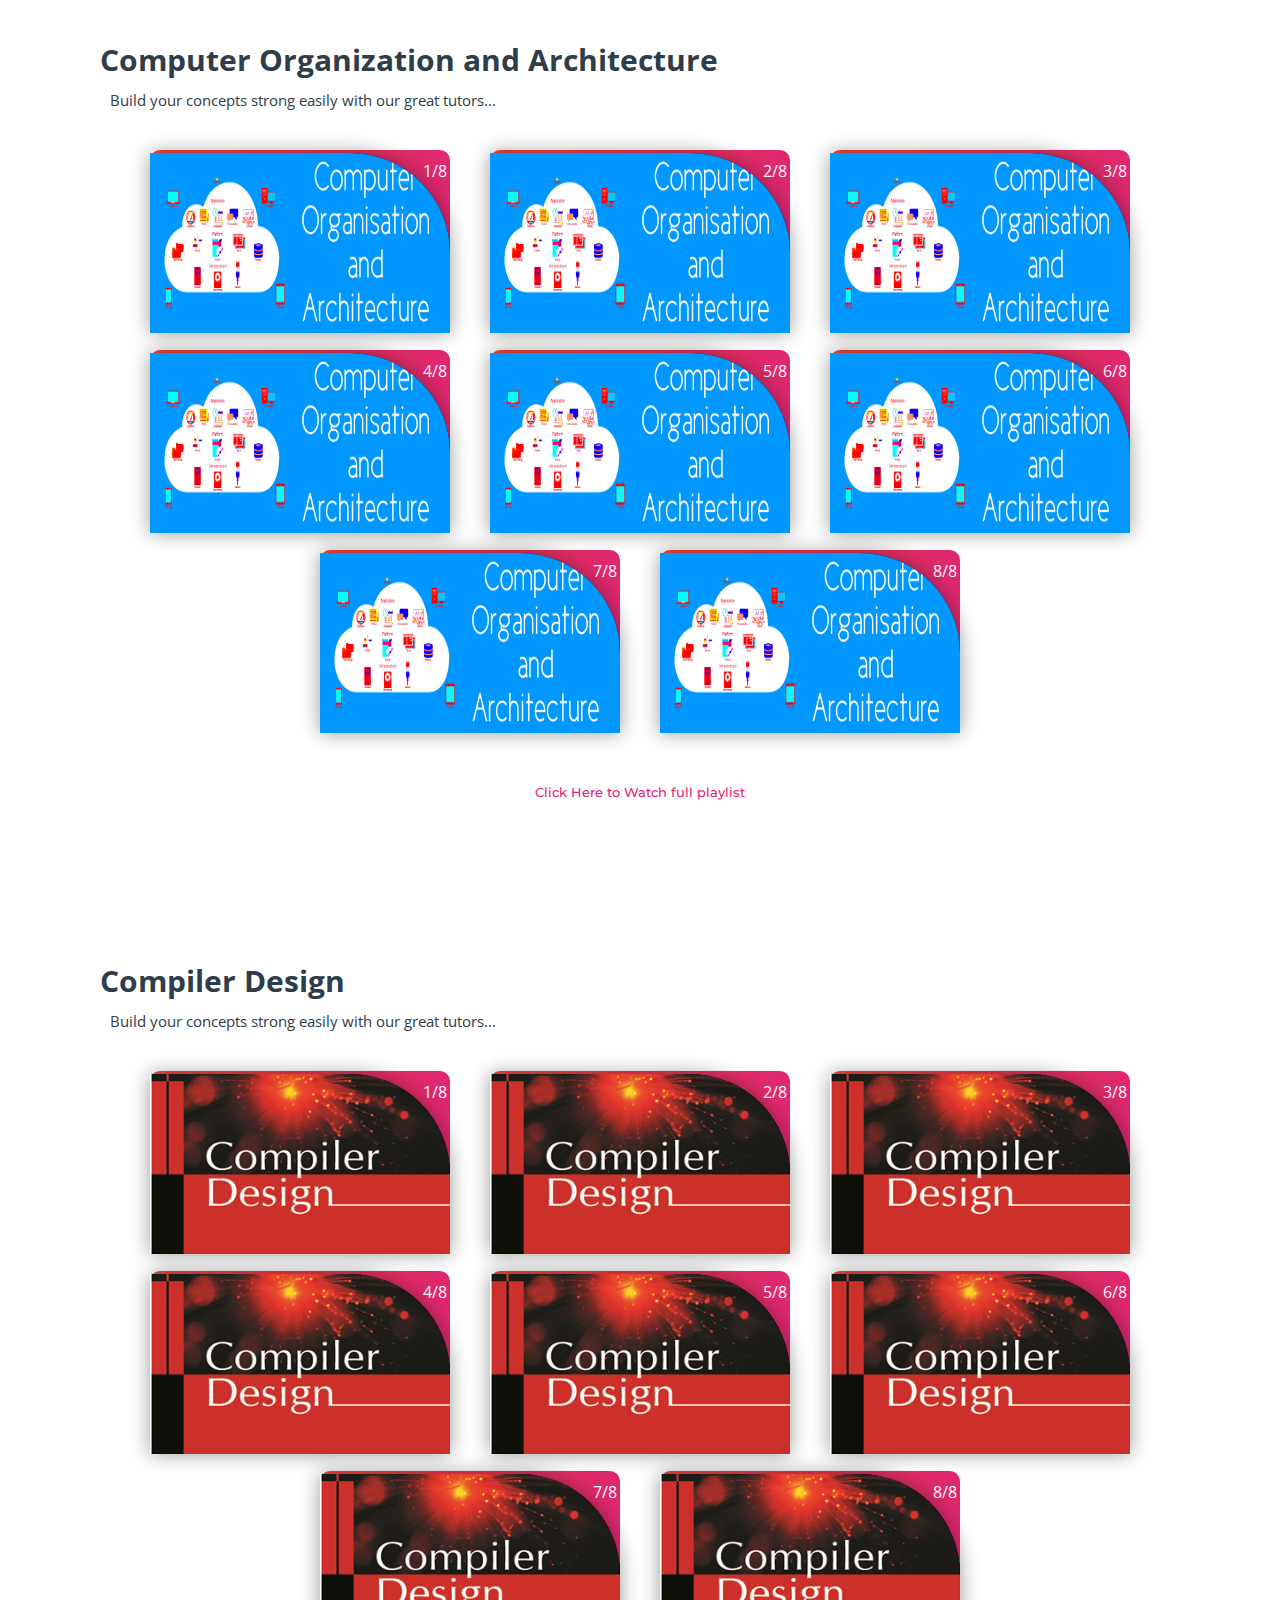
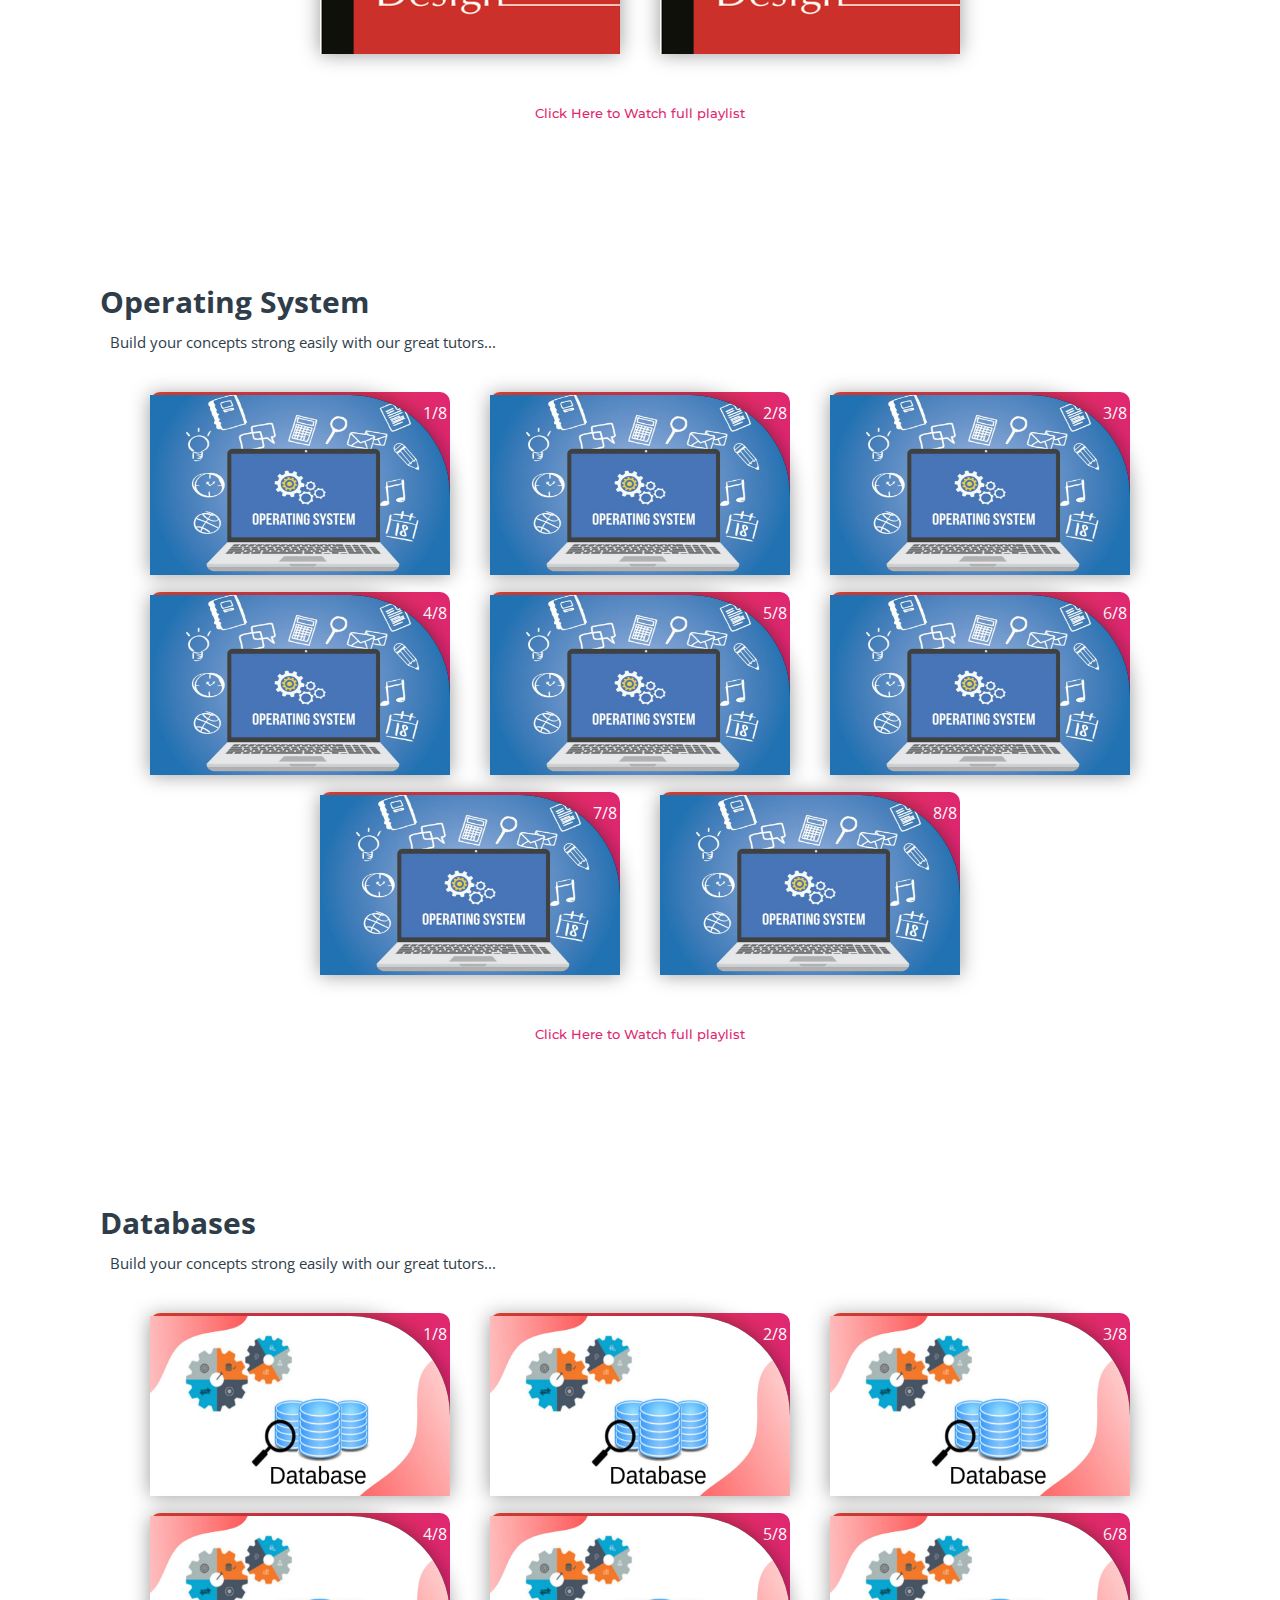
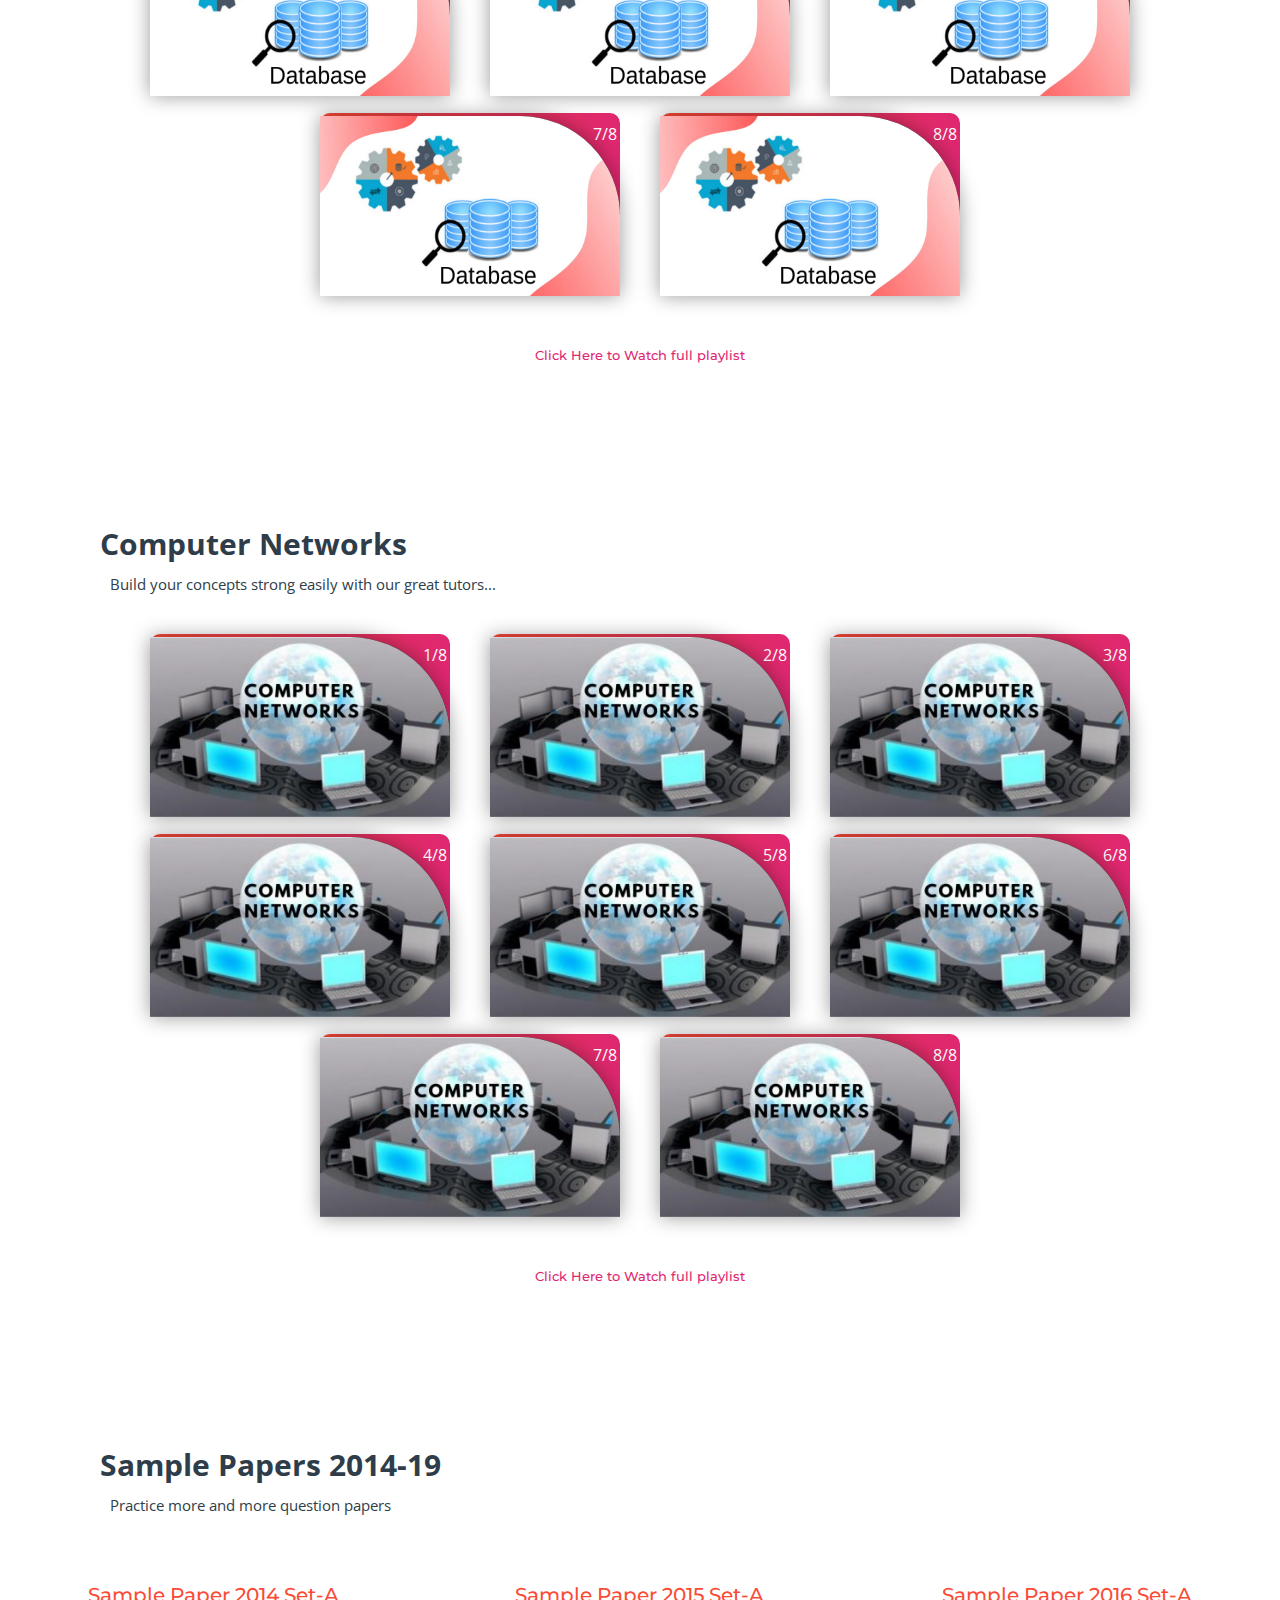
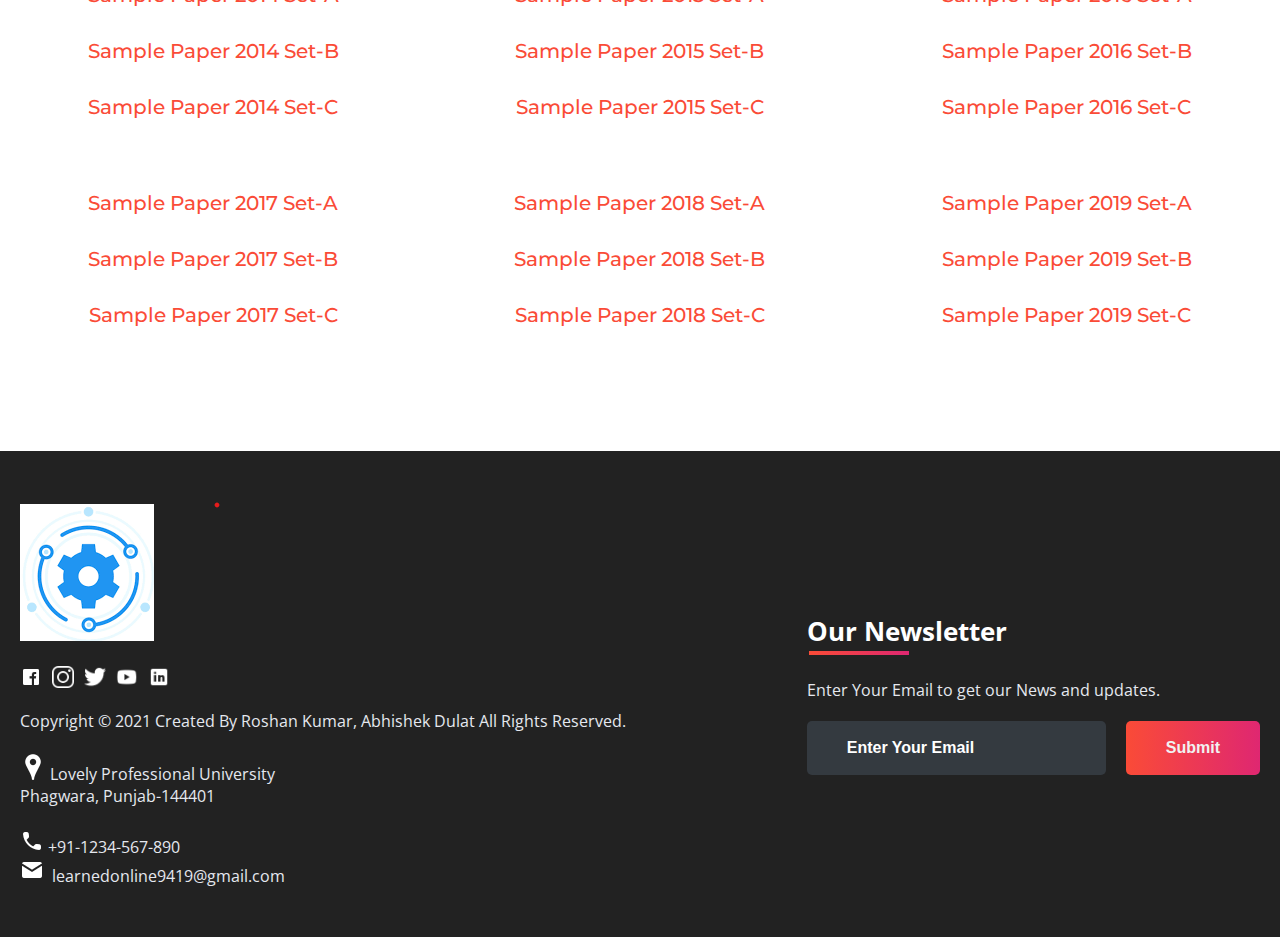
<file: subjects/gate.html>
<!DOCTYPE html>
<html>
<head>
	<link rel="shortcut icon" type="png" href="../images/icon/favicon.png">
	<title>Prepare for GATE on LearnEd</title>
	<link rel="stylesheet" type="text/css" href="subjects.css">
	<script type="text/javascript" src="../script.js"></script>
</head>
<body>

<!-- NAVIGATION -->
	<header>
		<div class="nav" id="nav">
			<div id="learned-logo">
			<a href="../index.html"><img src="../images/icon/logo.png" style="width: 120px;"></a></div>
			<div class="switch-tab" id="switch-tab" onclick="switchTAB()"><img src="../images/icon/menu.png"></div>
			<ul id="list-switch">
				<li><a href="jee.html"><img src="../images/courses/d1.png" class="icon">JEE</a></li>
				<li><a href="#"><img src="../images/courses/paper.png" class="icon">GATE</a></li>
				<li><a href="computer_courses.html"><img src="../images/courses/computer.png" class="icon">Computer Courses</a></li>
				<li><a href="computer_courses.html#data"><img src="../images/courses/data.png" class="icon">Data Structures</a></li>
				<li><a href="computer_courses.html#algo"><img src="../images/courses/algo.png" class="icon">Algorithm</a></li>
				<li><a href="computer_courses.html#projects"><img src="../images/courses/projects.png" class="icon">Projects</a></li>
			</ul>
			<div class="search" id="search-switch">
				<input type="text" placeholder="Search" class="srch"><button id="srchbtn"><img src="../images/icon/search.png"></button>
			</div>
		</div>
	</header>


<!-- Main Title of the Page -->
	<div class="title">
		<span>Prepare for GATE Exams on LearnEd</span>
		<div class="shortdesc">
			<p>Learn from LearnEd for better higher studies in<br> Indian Institutes of Technologies(IIT)</p>
		</div>
	</div>


<!-- Some KeyWords related to topic -->
	<div class="course">
		<div class="cbox">
		<div class="det"><a href="#digital">Digital Logic</a></div>
		<div class="det"><a href="https://en.wikipedia.org/wiki/Sequential_logic" target="_blank">Combinational & Sequential Circuits</a></div>
		<div class="det"><a href="https://en.wikipedia.org/wiki/ALU" target="_blank">Computer Arithmetic</a></div>
		<div class="det"><a href="https://en.wikipedia.org/wiki/Boolean_algebra" target="_blank">Boolean Algebra</a></div>
		<div class="det"><a href="computer_courses.html#algo">Algorithm</a></div>
		<div class="det"><a href="computer_courses.html#data">Data Structures</a></div>
		</div>
		<div class="cbox">
		<div class="det"><a href="#compiler">Compiler Design</a></div>
		<div class="det"><a href="#os">OS</a></div>
		<div class="det"><a href="#coaa">Computer Organization & Architecture</a></div>
		<div class="det"><a href="https://en.wikipedia.org/wiki/IPv4" target="_blank">IPv4 / IPv6</a></div>
		<div class="det"><a href="#cn">Computer Networks</a></div>
		<div class="det"><a href="#database">Databases</a></div>
		<div class="det"><a href="https://en.wikipedia.org/wiki/Theory_of_computation" target="_blank">Theory of Computation</a></div>
		</div>
		<div class="cbox">
		<div class="det"><a href="#math">Discrete Mathematics</a></div>
		<div class="det"><a href="#math">Calculus</a></div>
		<div class="det"><a href="#math">Linear Algebra</a></div>
		<div class="det"><a href="#math">Trigonometry</a></div>
		<div class="det"><a href="#math">Integration</a></div>
		<div class="det"><a href="#math">Matrices</a></div>
		<div class="det"><a href="#math">Probability</a></div>
		<div class="det"><a href="#math">Differentiation</a></div>
		</div>
	</div>


<!-- Courses Available -->
	<div class="inbt">
		Accelerate your career with GATE programs
	</div>

	<div class="ccard">
	<center>
		<div class="ccardbox">
			<div class="dcard">
				<div class="fpart"><img src="../images/courses/math.jpg"></div>
				<a href="#math"><div class="spart">2 Courses <img src="../images/icon/dropdown.png"></div></a>
			</div>
			<div class="dcard">
				<div class="fpart"><img src="../images/courses/digital.jpg"></div>
				<a href="#digital"><div class="spart">5 Courses <img src="../images/icon/dropdown.png"></div></a>
			</div>
			<div class="dcard">
				<div class="fpart"><img src="../images/courses/coaa.jpg"></div>
				<a href="#coaa"><div class="spart">3 Courses <img src="../images/icon/dropdown.png"></div></a>
			</div>
			<div class="dcard">
				<div class="fpart"><img src="../images/courses/database.jpg"></div>
				<a href="#database"><div class="spart">3 Courses <img src="../images/icon/dropdown.png"></div></a>
			</div>
			<div class="dcard">
				<div class="fpart"><img src="../images/courses/data-algo.jpg"></div>
				<a href="computer_courses.html#data"><div class="spart">6 Courses <img src="../images/icon/dropdown.png"></div></a>
			</div>
			<div class="dcard">
				<div class="fpart"><img src="../images/courses/compiler.jpg"></div>
				<a href="#compiler"><div class="spart">2 Courses <img src="../images/icon/dropdown.png"></div></a>
			</div>
			<div class="dcard">
				<div class="fpart"><img src="../images/courses/os.jpg"></div>
				<a href="#os"><div class="spart">1 Courses <img src="../images/icon/dropdown.png"></div></a>
			</div>
			<div class="dcard">
				<div class="fpart"><img src="../images/courses/cn.jpg"></div>
				<a href="#cn"><div class="spart">3 Courses <img src="../images/icon/dropdown.png"></div></a>
			</div>
		</div>
	</center>
	</div>


<!-- Videos on ENGINEERING MATHEMATICS Lectures -->

	<div class="title2" id="math">
		<span>Engineering Mathematics</span>
		<div class="shortdesc2">
			<p>Practice Mathematics on your tips...</p>
		</div>
	</div>
	
	<center>
		<div class="ccardbox2">
			<div class="dcard2"><span class="tag" >1/8</span>
				<div class="fpart2"><img src="../images/courses/math.jpg">
					<iframe src="https://www.youtube.com/embed/xxGyTHWrHZg" frameborder="0" allow="accelerometer; autoplay; encrypted-media; gyroscope; picture-in-picture" allowfullscreen></iframe>
				</div>
			</div>
			<div class="dcard2"><span class="tag" >2/8</span>
				<div class="fpart2"><img src="../images/courses/math.jpg">
					<iframe src="https://www.youtube.com/embed/xxGyTHWrHZg" frameborder="0" allow="accelerometer; autoplay; encrypted-media; gyroscope; picture-in-picture" allowfullscreen></iframe>
				</div>
			</div>
			<div class="dcard2"><span class="tag" >3/8</span>
				<div class="fpart2"><img src="../images/courses/math.jpg">
					<iframe src="https://www.youtube.com/embed/xxGyTHWrHZg" frameborder="0" allow="accelerometer; autoplay; encrypted-media; gyroscope; picture-in-picture" allowfullscreen></iframe>
				</div>
			</div>
			<div class="dcard2"><span class="tag" >4/8</span>
				<div class="fpart2"><img src="../images/courses/math.jpg">
					<iframe src="https://www.youtube.com/embed/xxGyTHWrHZg" frameborder="0" allow="accelerometer; autoplay; encrypted-media; gyroscope; picture-in-picture" allowfullscreen></iframe>
				</div>
			</div>
		
			<div class="dcard2"><span class="tag" >5/8</span>
				<div class="fpart2"><img src="../images/courses/math.jpg">
					<iframe src="https://www.youtube.com/embed/xxGyTHWrHZg" frameborder="0" allow="accelerometer; autoplay; encrypted-media; gyroscope; picture-in-picture" allowfullscreen></iframe>
				</div>
			</div>
			<div class="dcard2"><span class="tag" >6/8</span>
				<div class="fpart2"><img src="../images/courses/math.jpg">
					<iframe src="https://www.youtube.com/embed/xxGyTHWrHZg" frameborder="0" allow="accelerometer; autoplay; encrypted-media; gyroscope; picture-in-picture" allowfullscreen></iframe>
				</div>
			</div>
			<div class="dcard2"><span class="tag" >7/8</span>
				<div class="fpart2"><img src="../images/courses/math.jpg">
					<iframe src="https://www.youtube.com/embed/xxGyTHWrHZg" frameborder="0" allow="accelerometer; autoplay; encrypted-media; gyroscope; picture-in-picture" allowfullscreen></iframe>
				</div>
			</div>
			<div class="dcard2"><span class="tag" >8/8</span>
				<div class="fpart2"><img src="../images/courses/math.jpg">
					<iframe src="https://www.youtube.com/embed/xxGyTHWrHZg" frameborder="0" allow="accelerometer; autoplay; encrypted-media; gyroscope; picture-in-picture" allowfullscreen></iframe>
				</div>
			</div>
		</div>
	</center>
<br><br>
	<div class="click-me">
		<a href="https://www.youtube.com/watch?v=xxGyTHWrHZg" target="_blank">Click Here to Watch full playlist</a>
	</div>



<!-- Videos on DIGITAL LOGIC Lectures -->

	<div class="title2" id="digital">
		<span>Digital Logic</span>
		<div class="shortdesc2">
			<p>Learn deeply about Digital Logic Circuits...</p>
		</div>
	</div>
	<center>
		<div class="ccardbox2">
			<div class="dcard2"><span class="tag" >1/8</span>
				<div class="fpart2"><img src="../images/courses/digital.jpg">
					<iframe src="https://www.youtube.com/embed/-M7oIM8hKSU" frameborder="0" allow="accelerometer; autoplay; encrypted-media; gyroscope; picture-in-picture" allowfullscreen></iframe>
				</div>
			</div>
			<div class="dcard2"><span class="tag" >2/8</span>
				<div class="fpart2"><img src="../images/courses/digital.jpg">
					<iframe src="https://www.youtube.com/embed/-M7oIM8hKSU" frameborder="0" allow="accelerometer; autoplay; encrypted-media; gyroscope; picture-in-picture" allowfullscreen></iframe>
				</div>
			</div>
			<div class="dcard2"><span class="tag" >3/8</span>
				<div class="fpart2"><img src="../images/courses/digital.jpg">
					<iframe src="https://www.youtube.com/embed/-M7oIM8hKSU" frameborder="0" allow="accelerometer; autoplay; encrypted-media; gyroscope; picture-in-picture" allowfullscreen></iframe>
				</div>
			</div>
			<div class="dcard2"><span class="tag" >4/8</span>
				<div class="fpart2"><img src="../images/courses/digital.jpg">
					<iframe src="https://www.youtube.com/embed/-M7oIM8hKSU" frameborder="0" allow="accelerometer; autoplay; encrypted-media; gyroscope; picture-in-picture" allowfullscreen></iframe>
				</div>
			</div>
		
			<div class="dcard2"><span class="tag" >5/8</span>
				<div class="fpart2"><img src="../images/courses/digital.jpg">
					<iframe src="https://www.youtube.com/embed/-M7oIM8hKSU" frameborder="0" allow="accelerometer; autoplay; encrypted-media; gyroscope; picture-in-picture" allowfullscreen></iframe>
				</div>
			</div>
			<div class="dcard2"><span class="tag" >6/8</span>
				<div class="fpart2"><img src="../images/courses/digital.jpg">
					<iframe src="https://www.youtube.com/embed/-M7oIM8hKSU" frameborder="0" allow="accelerometer; autoplay; encrypted-media; gyroscope; picture-in-picture" allowfullscreen></iframe>
				</div>
			</div>
			<div class="dcard2"><span class="tag" >7/8</span>
				<div class="fpart2"><img src="../images/courses/digital.jpg">
					<iframe src="https://www.youtube.com/embed/-M7oIM8hKSU" frameborder="0" allow="accelerometer; autoplay; encrypted-media; gyroscope; picture-in-picture" allowfullscreen></iframe>
				</div>
			</div>
			<div class="dcard2"><span class="tag" >8/8</span>
				<div class="fpart2"><img src="../images/courses/digital.jpg">
					<iframe src="https://www.youtube.com/embed/-M7oIM8hKSU" frameborder="0" allow="accelerometer; autoplay; encrypted-media; gyroscope; picture-in-picture" allowfullscreen></iframe>
				</div>
			</div>
		</div>
	</center>
<br><br>
	<div class="click-me">
		<a href="https://youtu.be/-M7oIM8hKSU" target="_blank">Click Here to Watch full playlist</a>
	</div>



<!-- Videos on COMPUTER ORGANIZATION and ARCHITECTURE Lectures -->

	<div class="title2" id="coaa">
		<span>Computer Organization and Architecture</span>
		<div class="shortdesc2">
			<p>Build your concepts strong easily with our great tutors...</p>
		</div>
	</div>
	<center>
		<div class="ccardbox2">
			<div class="dcard2"><span class="tag" >1/8</span>
				<div class="fpart2"><img src="../images/courses/coaa.jpg">
					<iframe src="https://www.youtube.com/embed/q6oiRtKTpX4" frameborder="0" allow="accelerometer; autoplay; encrypted-media; gyroscope; picture-in-picture" allowfullscreen></iframe>
				</div>
			</div>
			<div class="dcard2"><span class="tag" >2/8</span>
				<div class="fpart2"><img src="../images/courses/coaa.jpg">
					<iframe src="https://www.youtube.com/embed/q6oiRtKTpX4" frameborder="0" allow="accelerometer; autoplay; encrypted-media; gyroscope; picture-in-picture" allowfullscreen></iframe>
				</div>
			</div>
			<div class="dcard2"><span class="tag" >3/8</span>
				<div class="fpart2"><img src="../images/courses/coaa.jpg">
					<iframe src="https://www.youtube.com/embed/q6oiRtKTpX4" frameborder="0" allow="accelerometer; autoplay; encrypted-media; gyroscope; picture-in-picture" allowfullscreen></iframe>
				</div>
			</div>
			<div class="dcard2"><span class="tag" >4/8</span>
				<div class="fpart2"><img src="../images/courses/coaa.jpg">
					<iframe src="https://www.youtube.com/embed/q6oiRtKTpX4" frameborder="0" allow="accelerometer; autoplay; encrypted-media; gyroscope; picture-in-picture" allowfullscreen></iframe>
				</div>
			</div>
		
			<div class="dcard2"><span class="tag" >5/8</span>
				<div class="fpart2"><img src="../images/courses/coaa.jpg">
					<iframe src="https://www.youtube.com/embed/q6oiRtKTpX4" frameborder="0" allow="accelerometer; autoplay; encrypted-media; gyroscope; picture-in-picture" allowfullscreen></iframe>
				</div>
			</div>
			<div class="dcard2"><span class="tag" >6/8</span>
				<div class="fpart2"><img src="../images/courses/coaa.jpg">
					<iframe src="https://www.youtube.com/embed/q6oiRtKTpX4" frameborder="0" allow="accelerometer; autoplay; encrypted-media; gyroscope; picture-in-picture" allowfullscreen></iframe>
				</div>
			</div>
			<div class="dcard2"><span class="tag" >7/8</span>
				<div class="fpart2"><img src="../images/courses/coaa.jpg">
					<iframe src="https://www.youtube.com/embed/q6oiRtKTpX4" frameborder="0" allow="accelerometer; autoplay; encrypted-media; gyroscope; picture-in-picture" allowfullscreen></iframe>
				</div>
			</div>
			<div class="dcard2"><span class="tag" >8/8</span>
				<div class="fpart2"><img src="../images/courses/coaa.jpg">
					<iframe src="https://www.youtube.com/embed/q6oiRtKTpX4" frameborder="0" allow="accelerometer; autoplay; encrypted-media; gyroscope; picture-in-picture" allowfullscreen></iframe>
				</div>
			</div>
		</div>
	</center>
<br><br>
	<div class="click-me">
		<a href="https://youtu.be/q6oiRtKTpX4" target="_blank">Click Here to Watch full playlist</a>
	</div>



<!-- Videos on COMPILER Lectures -->

	<div class="title2" id="compiler">
		<span>Compiler Design</span>
		<div class="shortdesc2">
			<p>Build your concepts strong easily with our great tutors...</p>
		</div>
	</div>
	<center>
		<div class="ccardbox2">
			<div class="dcard2"><span class="tag" >1/8</span>
				<div class="fpart2"><img src="../images/courses/compiler.jpg">
					<iframe src="https://www.youtube.com/embed/yNZIhF6pxjM" frameborder="0" allow="accelerometer; autoplay; encrypted-media; gyroscope; picture-in-picture" allowfullscreen></iframe>
				</div>
			</div>
			<div class="dcard2"><span class="tag" >2/8</span>
				<div class="fpart2"><img src="../images/courses/compiler.jpg">
					<iframe src="https://www.youtube.com/embed/yNZIhF6pxjM" frameborder="0" allow="accelerometer; autoplay; encrypted-media; gyroscope; picture-in-picture" allowfullscreen></iframe>
				</div>
			</div>
			<div class="dcard2"><span class="tag" >3/8</span>
				<div class="fpart2"><img src="../images/courses/compiler.jpg">
					<iframe src="https://www.youtube.com/embed/yNZIhF6pxjM" frameborder="0" allow="accelerometer; autoplay; encrypted-media; gyroscope; picture-in-picture" allowfullscreen></iframe>
				</div>
			</div>
			<div class="dcard2"><span class="tag" >4/8</span>
				<div class="fpart2"><img src="../images/courses/compiler.jpg">
					<iframe src="https://www.youtube.com/embed/yNZIhF6pxjM" frameborder="0" allow="accelerometer; autoplay; encrypted-media; gyroscope; picture-in-picture" allowfullscreen></iframe>
				</div>
			</div>
		
			<div class="dcard2"><span class="tag" >5/8</span>
				<div class="fpart2"><img src="../images/courses/compiler.jpg">
					<iframe src="https://www.youtube.com/embed/yNZIhF6pxjM" frameborder="0" allow="accelerometer; autoplay; encrypted-media; gyroscope; picture-in-picture" allowfullscreen></iframe>
				</div>
			</div>
			<div class="dcard2"><span class="tag" >6/8</span>
				<div class="fpart2"><img src="../images/courses/compiler.jpg">
					<iframe src="https://www.youtube.com/embed/yNZIhF6pxjM" frameborder="0" allow="accelerometer; autoplay; encrypted-media; gyroscope; picture-in-picture" allowfullscreen></iframe>
				</div>
			</div>
			<div class="dcard2"><span class="tag" >7/8</span>
				<div class="fpart2"><img src="../images/courses/compiler.jpg">
					<iframe src="https://www.youtube.com/embed/yNZIhF6pxjM" frameborder="0" allow="accelerometer; autoplay; encrypted-media; gyroscope; picture-in-picture" allowfullscreen></iframe>
				</div>
			</div>
			<div class="dcard2"><span class="tag" >8/8</span>
				<div class="fpart2"><img src="../images/courses/compiler.jpg">
					<iframe src="https://www.youtube.com/embed/yNZIhF6pxjM" frameborder="0" allow="accelerometer; autoplay; encrypted-media; gyroscope; picture-in-picture" allowfullscreen></iframe>
				</div>
			</div>
		</div>
	</center>
<br><br>
	<div class="click-me">
		<a href="https://youtu.be/yNZIhF6pxjM" target="_blank">Click Here to Watch full playlist</a>
	</div>



<!-- Videos on OPERATING SYSTEM Lectures -->


<div class="title2" id="os">
		<span>Operating System</span>
		<div class="shortdesc2">
			<p>Build your concepts strong easily with our great tutors...</p>
		</div>
	</div>
	<center>
		<div class="ccardbox2">
			<div class="dcard2"><span class="tag" >1/8</span>
				<div class="fpart2"><img src="../images/courses/os.jpg">
					<iframe src="https://www.youtube.com/embed/vBURTt97EkA" frameborder="0" allow="accelerometer; autoplay; encrypted-media; gyroscope; picture-in-picture" allowfullscreen></iframe>
				</div>
			</div>
			<div class="dcard2"><span class="tag" >2/8</span>
				<div class="fpart2"><img src="../images/courses/os.jpg">
					<iframe src="https://www.youtube.com/embed/vBURTt97EkA" frameborder="0" allow="accelerometer; autoplay; encrypted-media; gyroscope; picture-in-picture" allowfullscreen></iframe>
				</div>
			</div>
			<div class="dcard2"><span class="tag" >3/8</span>
				<div class="fpart2"><img src="../images/courses/os.jpg">
					<iframe src="https://www.youtube.com/embed/vBURTt97EkA" frameborder="0" allow="accelerometer; autoplay; encrypted-media; gyroscope; picture-in-picture" allowfullscreen></iframe>
				</div>
			</div>
			<div class="dcard2"><span class="tag" >4/8</span>
				<div class="fpart2"><img src="../images/courses/os.jpg">
					<iframe src="https://www.youtube.com/embed/vBURTt97EkA" frameborder="0" allow="accelerometer; autoplay; encrypted-media; gyroscope; picture-in-picture" allowfullscreen></iframe>
				</div>
			</div>
		
			<div class="dcard2"><span class="tag" >5/8</span>
				<div class="fpart2"><img src="../images/courses/os.jpg">
					<iframe src="https://www.youtube.com/embed/vBURTt97EkA" frameborder="0" allow="accelerometer; autoplay; encrypted-media; gyroscope; picture-in-picture" allowfullscreen></iframe>
				</div>
			</div>
			<div class="dcard2"><span class="tag" >6/8</span>
				<div class="fpart2"><img src="../images/courses/os.jpg">
					<iframe src="https://www.youtube.com/embed/vBURTt97EkA" frameborder="0" allow="accelerometer; autoplay; encrypted-media; gyroscope; picture-in-picture" allowfullscreen></iframe>
				</div>
			</div>
			<div class="dcard2"><span class="tag" >7/8</span>
				<div class="fpart2"><img src="../images/courses/os.jpg">
					<iframe src="https://www.youtube.com/embed/vBURTt97EkA" frameborder="0" allow="accelerometer; autoplay; encrypted-media; gyroscope; picture-in-picture" allowfullscreen></iframe>
				</div>
			</div>
			<div class="dcard2"><span class="tag" >8/8</span>
				<div class="fpart2"><img src="../images/courses/os.jpg">
					<iframe src="https://www.youtube.com/embed/vBURTt97EkA" frameborder="0" allow="accelerometer; autoplay; encrypted-media; gyroscope; picture-in-picture" allowfullscreen></iframe>
				</div>
			</div>
		</div>
	</center>

<br><br>
	<div class="click-me">
		<a href="https://youtu.be/vBURTt97EkA" target="_blank">Click Here to Watch full playlist</a>
	</div>


<!-- Videos on DATABASE Lectures -->

<div class="title2" id="database">
		<span>Databases</span>
		<div class="shortdesc2">
			<p>Build your concepts strong easily with our great tutors...</p>
		</div>
	</div>
	<center>
		<div class="ccardbox2">
			<div class="dcard2"><span class="tag" >1/8</span>
				<div class="fpart2"><img src="../images/courses/database.jpg">
					<iframe src="https://www.youtube.com/embed/wR0jg0eQsZA" frameborder="0" allow="accelerometer; autoplay; encrypted-media; gyroscope; picture-in-picture" allowfullscreen></iframe>
				</div>
			</div>
			<div class="dcard2"><span class="tag" >2/8</span>
				<div class="fpart2"><img src="../images/courses/database.jpg">
					<iframe src="https://www.youtube.com/embed/wR0jg0eQsZA" frameborder="0" allow="accelerometer; autoplay; encrypted-media; gyroscope; picture-in-picture" allowfullscreen></iframe>
				</div>
			</div>
			<div class="dcard2"><span class="tag" >3/8</span>
				<div class="fpart2"><img src="../images/courses/database.jpg">
					<iframe src="https://www.youtube.com/embed/wR0jg0eQsZA" frameborder="0" allow="accelerometer; autoplay; encrypted-media; gyroscope; picture-in-picture" allowfullscreen></iframe>
				</div>
			</div>
			<div class="dcard2"><span class="tag" >4/8</span>
				<div class="fpart2"><img src="../images/courses/database.jpg">
					<iframe src="https://www.youtube.com/embed/wR0jg0eQsZA" frameborder="0" allow="accelerometer; autoplay; encrypted-media; gyroscope; picture-in-picture" allowfullscreen></iframe>
				</div>
			</div>
		
			<div class="dcard2"><span class="tag" >5/8</span>
				<div class="fpart2"><img src="../images/courses/database.jpg">
					<iframe src="https://www.youtube.com/embed/wR0jg0eQsZA" frameborder="0" allow="accelerometer; autoplay; encrypted-media; gyroscope; picture-in-picture" allowfullscreen></iframe>
				</div>
			</div>
			<div class="dcard2"><span class="tag" >6/8</span>
				<div class="fpart2"><img src="../images/courses/database.jpg">
					<iframe src="https://www.youtube.com/embed/wR0jg0eQsZA" frameborder="0" allow="accelerometer; autoplay; encrypted-media; gyroscope; picture-in-picture" allowfullscreen></iframe>
				</div>
			</div>
			<div class="dcard2"><span class="tag" >7/8</span>
				<div class="fpart2"><img src="../images/courses/database.jpg">
					<iframe src="https://www.youtube.com/embed/wR0jg0eQsZA" frameborder="0" allow="accelerometer; autoplay; encrypted-media; gyroscope; picture-in-picture" allowfullscreen></iframe>
				</div>
			</div>
			<div class="dcard2"><span class="tag" >8/8</span>
				<div class="fpart2"><img src="../images/courses/database.jpg">
					<iframe src="https://www.youtube.com/embed/wR0jg0eQsZA" frameborder="0" allow="accelerometer; autoplay; encrypted-media; gyroscope; picture-in-picture" allowfullscreen></iframe>
				</div>
			</div>
		</div>
	</center>
<br><br>
	<div class="click-me">
		<a href="https://youtu.be/wR0jg0eQsZA" target="_blank">Click Here to Watch full playlist</a>
	</div>



<!-- Videos on COMPUTER NETWORKS Lectures -->

<div class="title2" id="cn">
		<span>Computer Networks</span>
		<div class="shortdesc2">
			<p>Build your concepts strong easily with our great tutors...</p>
		</div>
	</div>
	<center>
		<div class="ccardbox2">
			<div class="dcard2"><span class="tag" >1/8</span>
				<div class="fpart2"><img src="../images/courses/cn.jpg">
					<iframe src="https://www.youtube.com/embed/qiQR5rTSshw" frameborder="0" allow="accelerometer; autoplay; encrypted-media; gyroscope; picture-in-picture" allowfullscreen></iframe>
				</div>
			</div>
			<div class="dcard2"><span class="tag" >2/8</span>
				<div class="fpart2"><img src="../images/courses/cn.jpg">
					<iframe src="https://www.youtube.com/embed/qiQR5rTSshw" frameborder="0" allow="accelerometer; autoplay; encrypted-media; gyroscope; picture-in-picture" allowfullscreen></iframe>
				</div>
			</div>
			<div class="dcard2"><span class="tag" >3/8</span>
				<div class="fpart2"><img src="../images/courses/cn.jpg">
					<iframe src="https://www.youtube.com/embed/qiQR5rTSshw" frameborder="0" allow="accelerometer; autoplay; encrypted-media; gyroscope; picture-in-picture" allowfullscreen></iframe>
				</div>
			</div>
			<div class="dcard2"><span class="tag" >4/8</span>
				<div class="fpart2"><img src="../images/courses/cn.jpg">
					<iframe src="https://www.youtube.com/embed/qiQR5rTSshw" frameborder="0" allow="accelerometer; autoplay; encrypted-media; gyroscope; picture-in-picture" allowfullscreen></iframe>
				</div>
			</div>
		
			<div class="dcard2"><span class="tag" >5/8</span>
				<div class="fpart2"><img src="../images/courses/cn.jpg">
					<iframe src="https://www.youtube.com/embed/qiQR5rTSshw" frameborder="0" allow="accelerometer; autoplay; encrypted-media; gyroscope; picture-in-picture" allowfullscreen></iframe>
				</div>
			</div>
			<div class="dcard2"><span class="tag" >6/8</span>
				<div class="fpart2"><img src="../images/courses/cn.jpg">
					<iframe src="https://www.youtube.com/embed/qiQR5rTSshw" frameborder="0" allow="accelerometer; autoplay; encrypted-media; gyroscope; picture-in-picture" allowfullscreen></iframe>
				</div>
			</div>
			<div class="dcard2"><span class="tag" >7/8</span>
				<div class="fpart2"><img src="../images/courses/cn.jpg">
					<iframe src="https://www.youtube.com/embed/qiQR5rTSshw" frameborder="0" allow="accelerometer; autoplay; encrypted-media; gyroscope; picture-in-picture" allowfullscreen></iframe>
				</div>
			</div>
			<div class="dcard2"><span class="tag" >8/8</span>
				<div class="fpart2"><img src="../images/courses/cn.jpg">
					<iframe src="https://www.youtube.com/embed/qiQR5rTSshw" frameborder="0" allow="accelerometer; autoplay; encrypted-media; gyroscope; picture-in-picture" allowfullscreen></iframe>
				</div>
			</div>
		</div>
	</center>

<br><br>
	<div class="click-me">
		<a href="https://youtu.be/qiQR5rTSshw" target="_blank">Click Here to Watch full playlist</a>
	</div>

	

<!-- Links for SAMPLE PAPERS of JEE MAINS & ADVANCED -->

	<div class="title2" id="sample_papers">
		<span>Sample Papers 2014-19</span>
		<div class="shortdesc2">
			<p>Practice more and more question papers</p>
		</div>
	</div>

	<div class="sample">
		<ul>
			<li><a href="../samplePapers/p1.pdf" target="_blank">Sample Paper 2014 Set-A</a></li>
			<li><a href="../samplePapers/p1.pdf" target="_blank">Sample Paper 2014 Set-B</a></li>
			<li><a href="../samplePapers/p1.pdf" target="_blank">Sample Paper 2014 Set-C</a></li>
		</ul>
		<ul>
			<li><a href="../samplePapers/p1.pdf" target="_blank">Sample Paper 2015 Set-A</a></li>
			<li><a href="../samplePapers/p1.pdf" target="_blank">Sample Paper 2015 Set-B</a></li>
			<li><a href="../samplePapers/p1.pdf" target="_blank">Sample Paper 2015 Set-C</a></li>
		</ul>
		<ul>
			<li><a href="../samplePapers/p1.pdf" target="_blank">Sample Paper 2016 Set-A</a></li>
			<li><a href="../samplePapers/p1.pdf" target="_blank">Sample Paper 2016 Set-B</a></li>
			<li><a href="../samplePapers/p1.pdf" target="_blank">Sample Paper 2016 Set-C</a></li>
		</ul>
	</div>
	<div class="sample lastSample">
		<ul>
			<li><a href="../samplePapers/p1.pdf" target="_blank">Sample Paper 2017 Set-A</a></li>
			<li><a href="../samplePapers/p1.pdf" target="_blank">Sample Paper 2017 Set-B</a></li>
			<li><a href="../samplePapers/p1.pdf" target="_blank">Sample Paper 2017 Set-C</a></li>
		</ul>
		<ul>
			<li><a href="../samplePapers/p1.pdf" target="_blank">Sample Paper 2018 Set-A</a></li>
			<li><a href="../samplePapers/p1.pdf" target="_blank">Sample Paper 2018 Set-B</a></li>
			<li><a href="../samplePapers/p1.pdf" target="_blank">Sample Paper 2018 Set-C</a></li>
		</ul>
		<ul>
			<li><a href="../samplePapers/p1.pdf" target="_blank">Sample Paper 2019 Set-A</a></li>
			<li><a href="../samplePapers/p1.pdf" target="_blank">Sample Paper 2019 Set-B</a></li>
			<li><a href="../samplePapers/p1.pdf" target="_blank">Sample Paper 2019 Set-C</a></li>
		</ul>
	</div>


<!-- FOOTER -->
<footer>
	<div class="footer-container">
		<div class="left-col">
			<img src="../images/icon/logo - Copy.png" style="width: 200px;">
			<div class="logo"></div>
			<div class="social-media">
				<a href="#"><img src="../images/icon\fb.png"></a>
				<a href="#"><img src="../images/icon\insta.png"></a>
				<a href="#"><img src="../images/icon\tt.png"></a>
				<a href="#"><img src="../images/icon\ytube.png"></a>
				<a href="#"><img src="../images/icon\linkedin.png"></a>
			</div><br><br>
			<p class="rights-text">Copyright © 2021 Created By Roshan Kumar, Abhishek Dulat All Rights Reserved.</p>
			<br><p><img src="../images/icon/location.png"> Lovely Professional University<br>Phagwara, Punjab-144401</p><br>
			<p><img src="../images/icon/phone.png"> +91-1234-567-890<br><img src="../images/icon/mail.png">&nbsp; learnedonline9419@gmail.com</p>
		</div>
		<div class="right-col">
			<h1 style="color: #fff">Our Newsletter</h1>
			<div class="border"></div><br>
			<p>Enter Your Email to get our News and updates.</p>
			<form class="newsletter-form">
				<input class="txtb" type="email" placeholder="Enter Your Email">
				<input class="btn" type="submit" value="Submit">
			</form>
		</div>
	</div>
</footer>

</body>
</html>
</file>
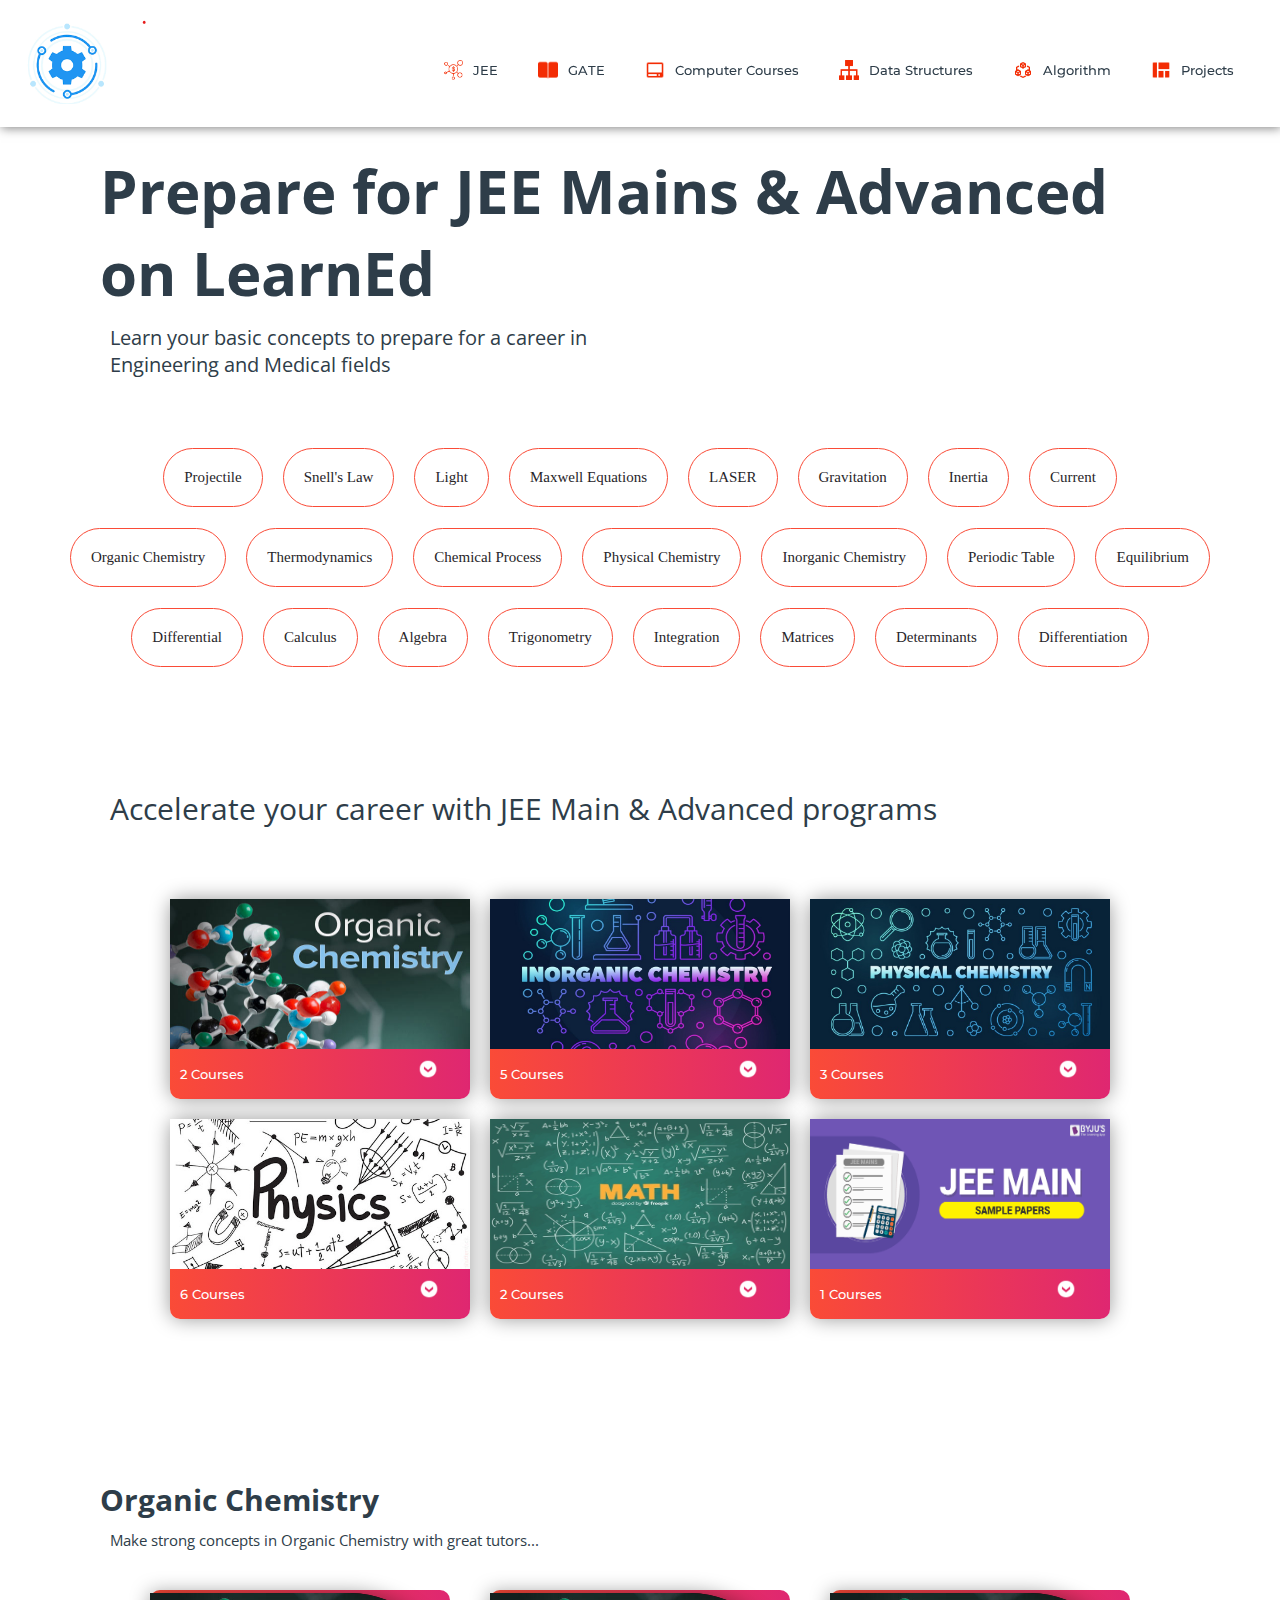
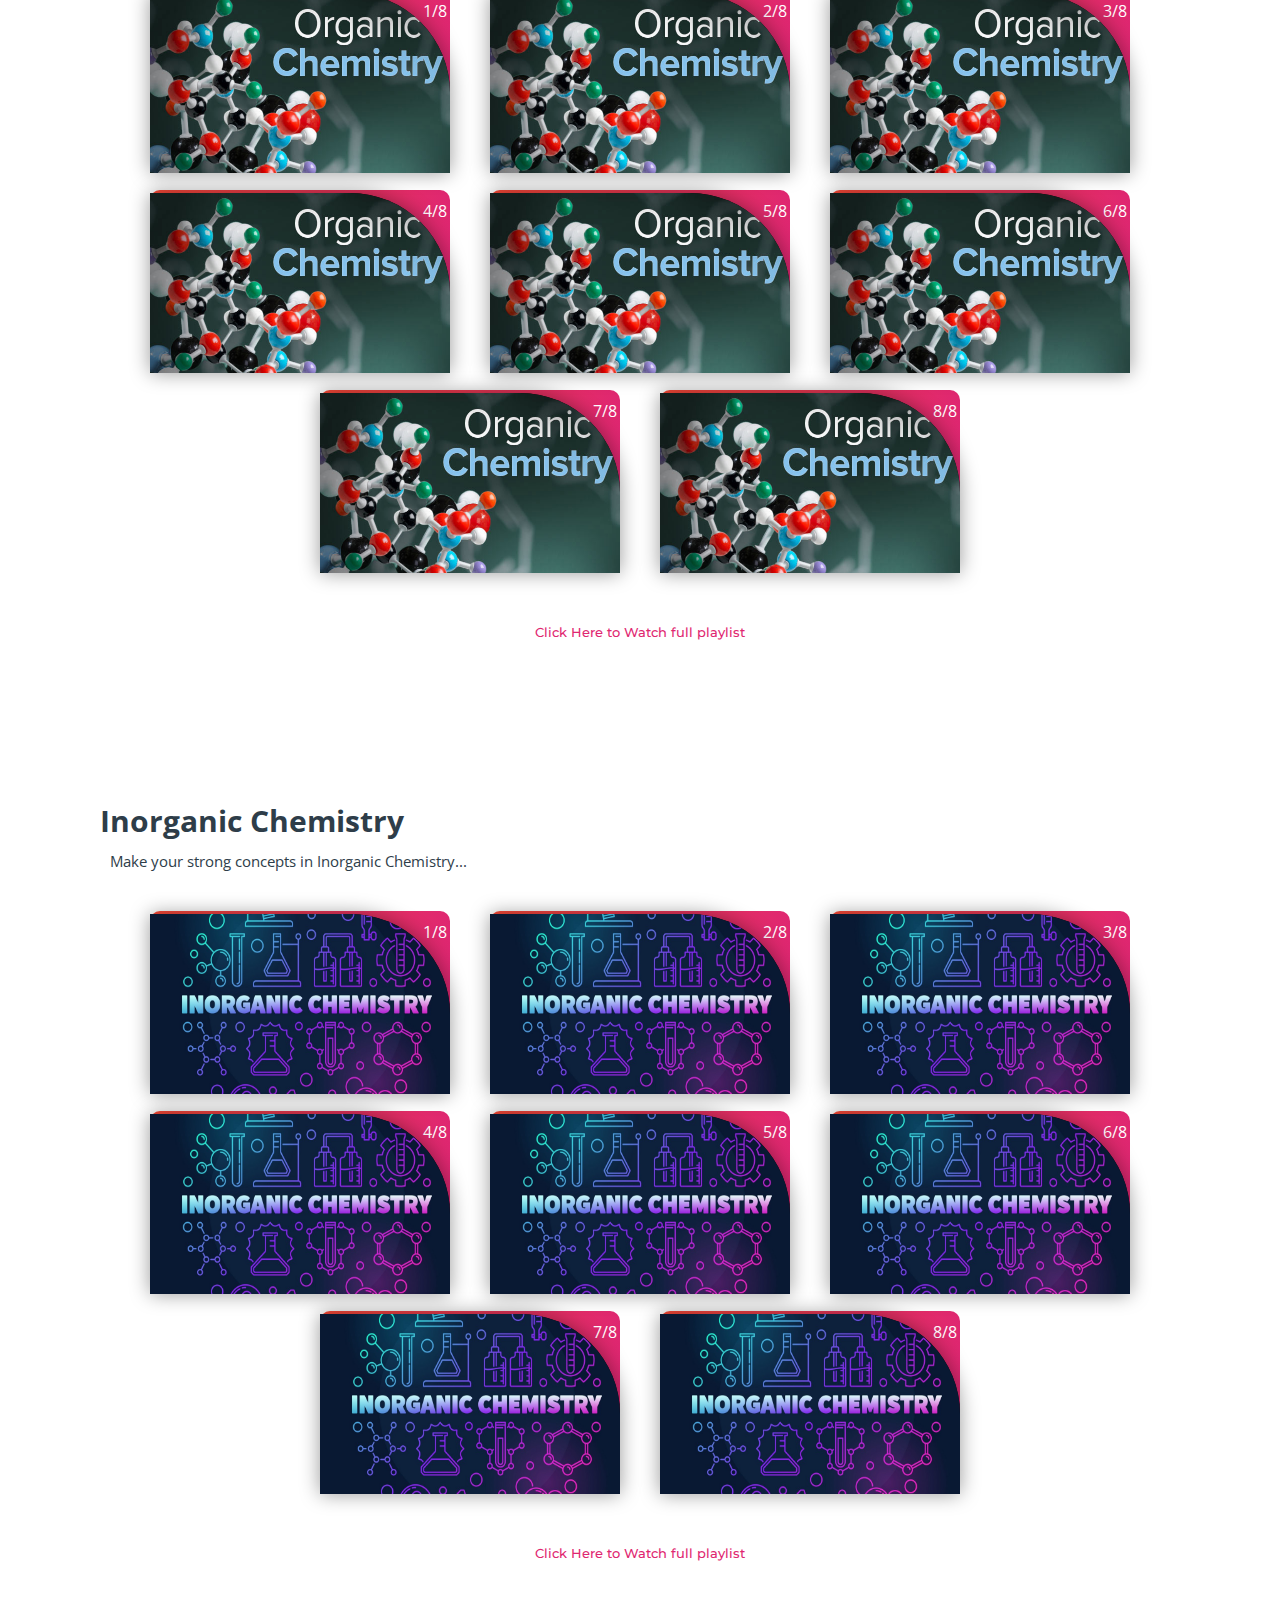
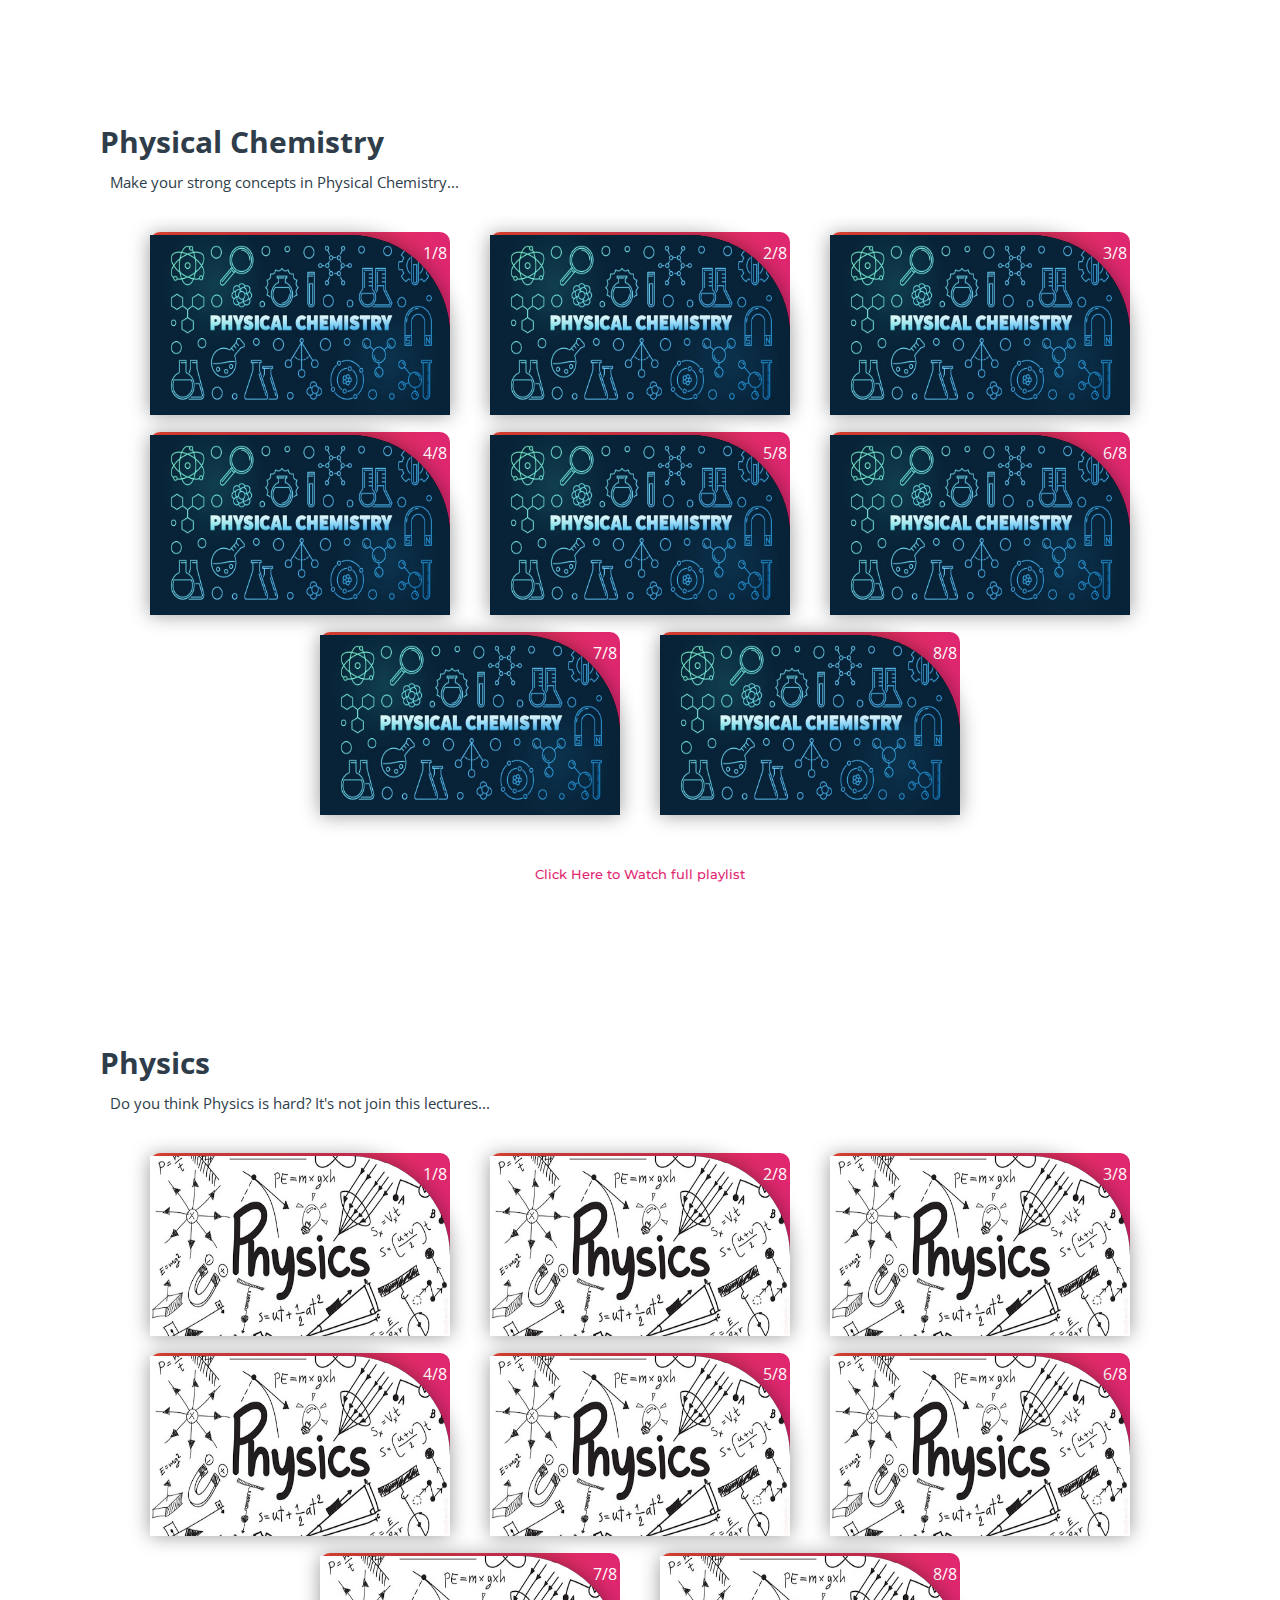
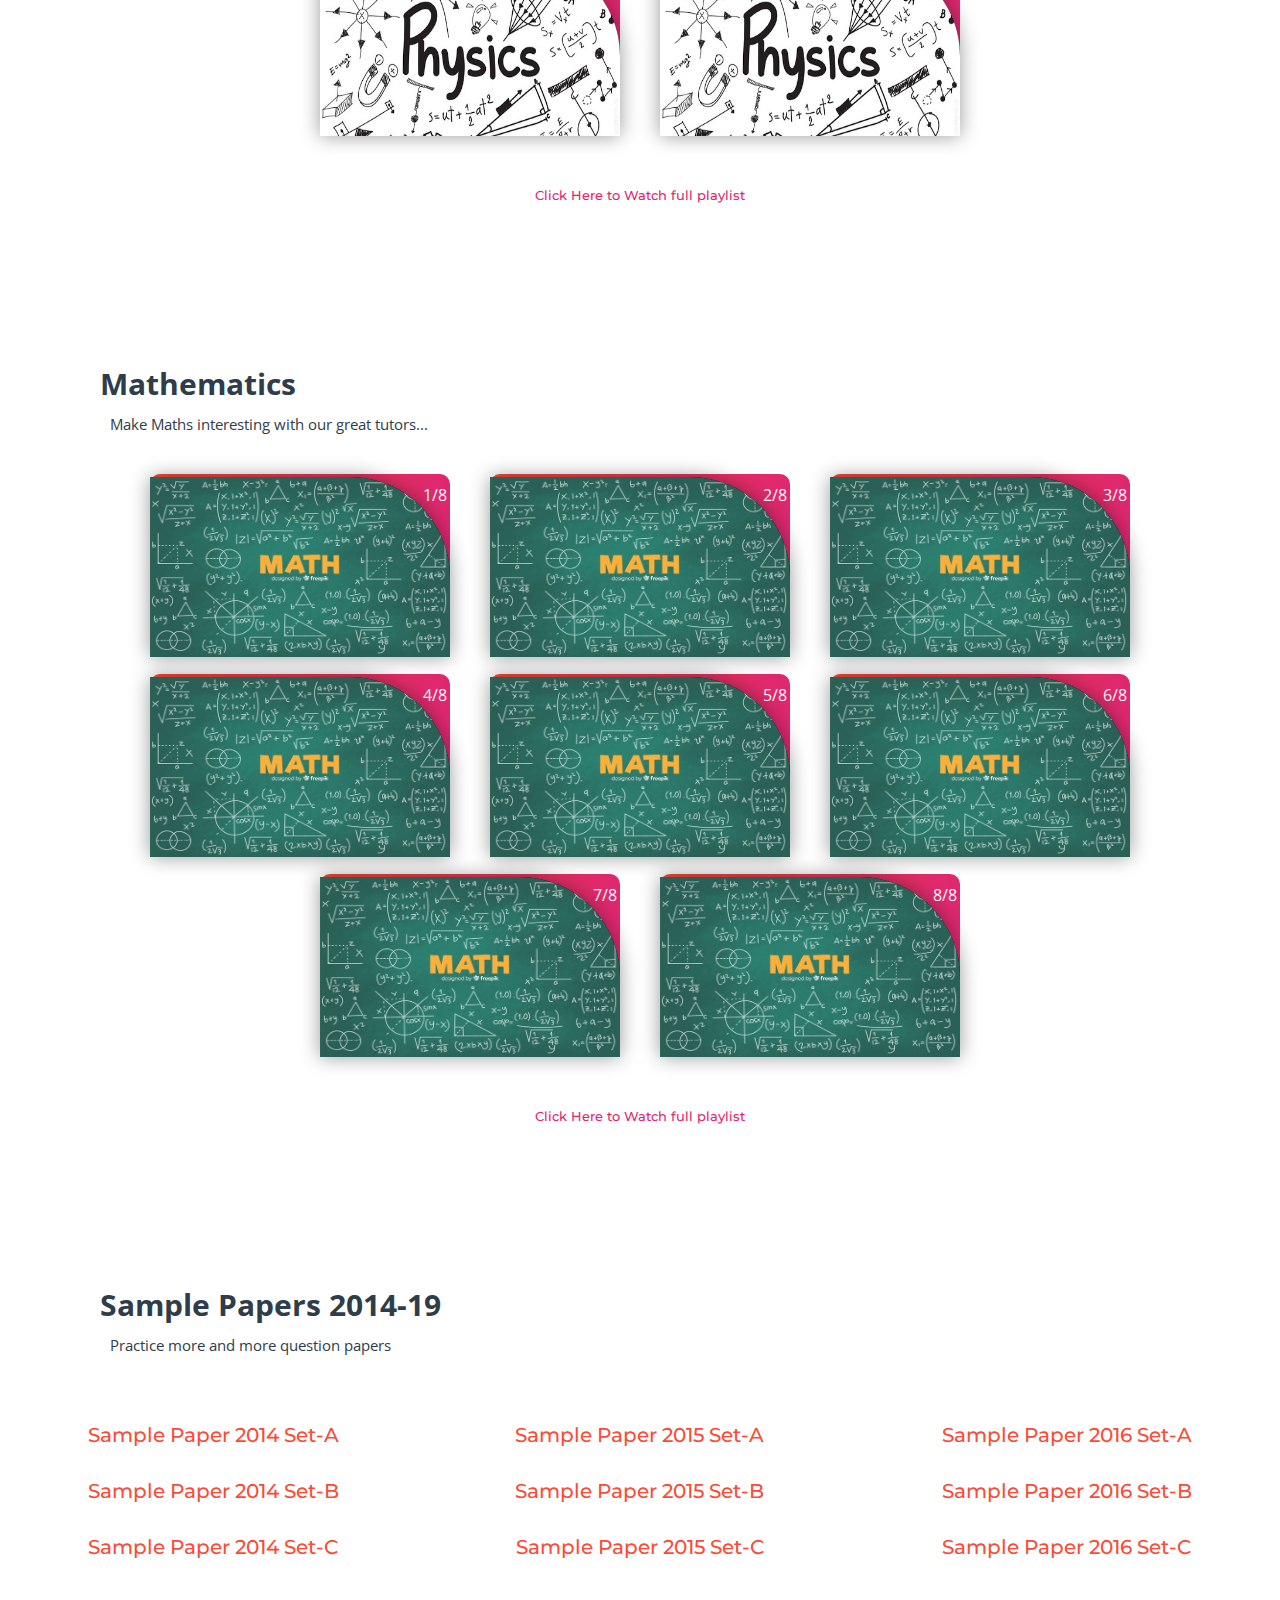
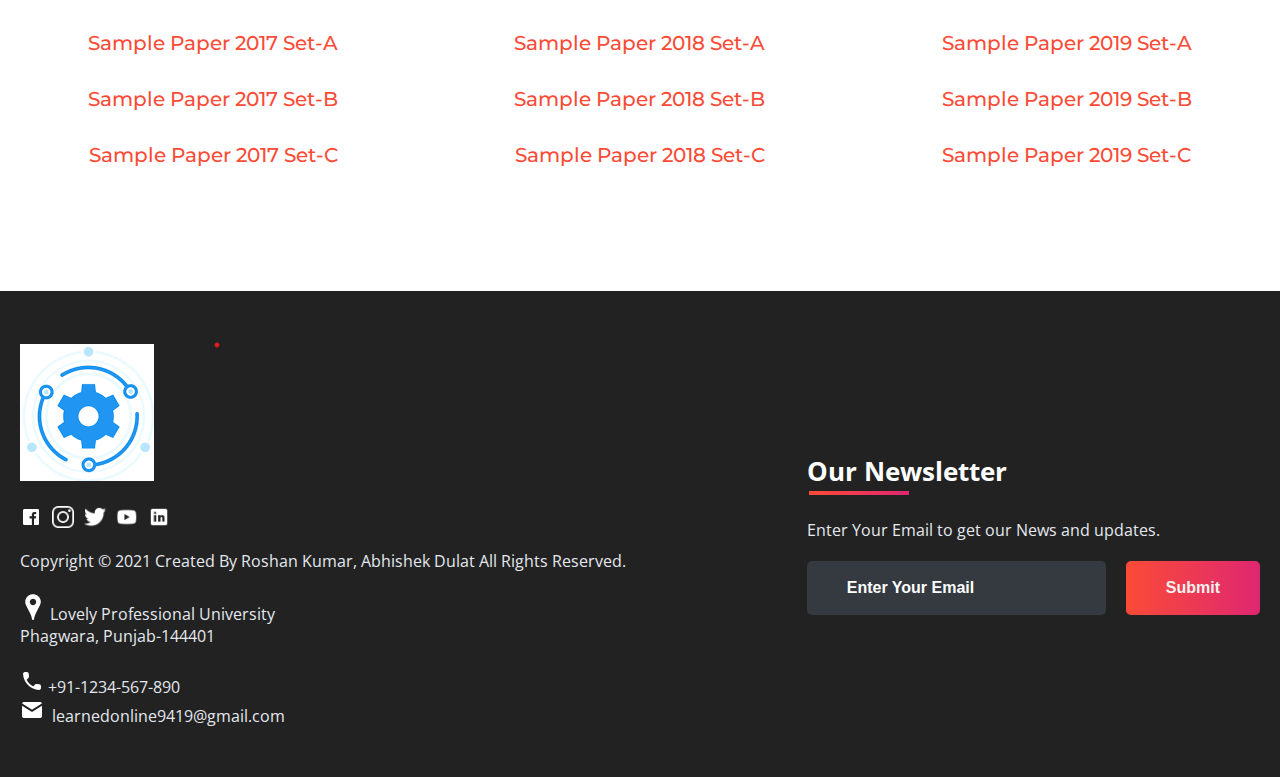
<file: subjects/jee.html>
<!DOCTYPE html>
<html>
<head>
	<link rel="shortcut icon" type="png" href="../images/icon/favicon.png">
	<title>Prepare for JEE Mains & Advanced</title>
	<link rel="stylesheet" type="text/css" href="subjects.css">
	<script type="text/javascript" src="../script.js"></script>
</head>
<body>

	<!-- NAVIGATION -->
	<header>
		<div class="nav" id="nav">
			<div id="learned-logo">
			<a href="../index.html"><img src="../images/icon/logo.png" style="width: 120px;"></a></div>
			<div class="switch-tab" id="switch-tab" onclick="switchTAB()"><img src="../images/icon/menu.png"></div>
			<ul id="list-switch">
				<li><a href="#"><img src="../images/courses/d1.png" class="icon">JEE</a></li>
				<li><a href="gate.html"><img src="../images/courses/paper.png" class="icon">GATE</a></li>
				<li><a href="computer_courses.html"><img src="../images/courses/computer.png" class="icon">Computer Courses</a></li>
				<li><a href="computer_courses.html#data"><img src="../images/courses/data.png" class="icon">Data Structures</a></li>
				<li><a href="computer_courses.html#algo"><img src="../images/courses/algo.png" class="icon">Algorithm</a></li>
				<li><a href="computer_courses.html#projects"><img src="../images/courses/projects.png" class="icon">Projects</a></li>
			</ul>
			<div class="search" id="search-switch">
				<input type="text" placeholder="Search" class="srch"><button id="srchbtn"><img src="../images/icon/search.png"></button>
			</div>
		</div>
	</header>

	<div class="title">
		<span>Prepare for JEE Mains & Advanced<br>on LearnEd</span>
		<div class="shortdesc">
			<p>Learn your basic concepts to prepare for a career in<br>Engineering and Medical fields</p>
		</div>
	</div>

<!-- Quick Links -->
	<div class="course">
		<div class="cbox">
		<div class="det"><a href="https://en.wikipedia.org/wiki/Projectile" target="_blank">Projectile</a></div>
		<div class="det"><a href="https://en.wikipedia.org/wiki/Snell%27s_law" target="_blank">Snell's Law</a></div>
		<div class="det"><a href="https://en.wikipedia.org/wiki/Light" target="_blank">Light</a></div>
		<div class="det"><a href="https://en.wikipedia.org/wiki/Maxwell%27s_equations" target="_blank">Maxwell Equations</a></div>
		<div class="det"><a href="https://en.wikipedia.org/wiki/Laser" target="_blank">LASER</a></div>
		<div class="det"><a href="https://en.wikipedia.org/wiki/Gravity" target="_blank">Gravitation</a></div>
		<div class="det"><a href="https://en.wikipedia.org/wiki/Inertia" target="_blank">Inertia</a></div>
		<div class="det"><a href="https://en.wikipedia.org/wiki/Current" target="_blank">Current</a></div>
		</div>
		<div class="cbox">
		<div class="det"><a href="#organic">Organic Chemistry</a></div>
		<div class="det"><a href="https://en.wikipedia.org/wiki/Thermodynamics" target="_blank">Thermodynamics</a></div>
		<div class="det"><a href="https://en.wikipedia.org/wiki/Chemical_process" target="_blank">Chemical Process</a></div>
		<div class="det"><a href="#physical">Physical Chemistry</a></div>
		<div class="det"><a href="#inorganic">Inorganic Chemistry</a></div>
		<div class="det"><a href="https://en.wikipedia.org/wiki/Periodic_table" target="_blank">Periodic Table</a></div>
		<div class="det"><a href="https://en.wikipedia.org/wiki/Equilibrium" target="_blank">Equilibrium</a></div>
		</div>
		<div class="cbox">
		<div class="det"><a href="#math">Differential</a></div>
		<div class="det"><a href="#math">Calculus</a></div>
		<div class="det"><a href="#math">Algebra</a></div>
		<div class="det"><a href="#math">Trigonometry</a></div>
		<div class="det"><a href="#math">Integration</a></div>
		<div class="det"><a href="#math">Matrices</a></div>
		<div class="det"><a href="#math">Determinants</a></div>
		<div class="det"><a href="#math">Differentiation</a></div>
		</div>
	</div>

	<div class="inbt">
		Accelerate your career with JEE Main & Advanced programs
	</div>

<!-- COURSES AVAILABLE -->
	<div class="ccard">
	<center>
		<div class="ccardbox">
			<div class="dcard">
				<div class="fpart"><img src="../images/courses/organic.jpg"></div>
				<a href="#organic"><div class="spart">2 Courses <img src="../images/icon/dropdown.png"></div></a>
			</div>
			<div class="dcard">
				<div class="fpart"><img src="../images/courses/inorganic.jpg"></div>
				<a href="#inorganic"><div class="spart">5 Courses <img src="../images/icon/dropdown.png"></div></a>
			</div>
			<div class="dcard">
				<div class="fpart"><img src="../images/courses/physical.jpg"></div>
				<a href="#physical"><div class="spart">3 Courses <img src="../images/icon/dropdown.png"></div></a>
			</div>
		</div>
		<div class="ccardbox">
			<div class="dcard">
				<div class="fpart"><img src="../images/courses/physics.jpg"></div>
				<a href="#physics"><div class="spart">6 Courses <img src="../images/icon/dropdown.png"></div></a>
			</div>
			<div class="dcard">
				<div class="fpart"><img src="../images/courses/math.jpg"></div>
				<a href="#math"><div class="spart">2 Courses <img src="../images/icon/dropdown.png"></div></a>
			</div>
			<div class="dcard">
				<div class="fpart"><img src="../images/courses/paper-download.png"></div>
				<a href="#sample_papers"><div class="spart">1 Courses <img src="../images/icon/dropdown.png"></div></a>
			</div>
		</div>
	</center>
	</div>

<!-- VIDEOS SECTION -->
	<div class="title2" id="organic">
		<span>Organic Chemistry</span>
		<div class="shortdesc2">
			<p>Make strong concepts in Organic Chemistry with great tutors...</p>
		</div>
	</div>
	
	<center>
		<div class="ccardbox2">
			<div class="dcard2"><span class="tag" >1/8</span>
				<div class="fpart2"><img src="../images/courses/organic.jpg">
					<iframe src="https://www.youtube.com/embed/bSMx0NS0XfY" frameborder="0" allow="accelerometer; autoplay; encrypted-media; gyroscope; picture-in-picture" allowfullscreen></iframe>
				</div>
			</div>
			<div class="dcard2"><span class="tag" >2/8</span>
				<div class="fpart2"><img src="../images/courses/organic.jpg">
					<iframe src="https://www.youtube.com/embed/bSMx0NS0XfY" frameborder="0" allow="accelerometer; autoplay; encrypted-media; gyroscope; picture-in-picture" allowfullscreen></iframe>
				</div>
			</div>
			<div class="dcard2"><span class="tag" >3/8</span>
				<div class="fpart2"><img src="../images/courses/organic.jpg">
					<iframe src="https://www.youtube.com/embed/bSMx0NS0XfY" frameborder="0" allow="accelerometer; autoplay; encrypted-media; gyroscope; picture-in-picture" allowfullscreen></iframe>
				</div>
			</div>
			<div class="dcard2"><span class="tag" >4/8</span>
				<div class="fpart2"><img src="../images/courses/organic.jpg">
					<iframe src="https://www.youtube.com/embed/bSMx0NS0XfY" frameborder="0" allow="accelerometer; autoplay; encrypted-media; gyroscope; picture-in-picture" allowfullscreen></iframe>
				</div>
			</div>
		
			<div class="dcard2"><span class="tag" >5/8</span>
				<div class="fpart2"><img src="../images/courses/organic.jpg">
					<iframe src="https://www.youtube.com/embed/bSMx0NS0XfY" frameborder="0" allow="accelerometer; autoplay; encrypted-media; gyroscope; picture-in-picture" allowfullscreen></iframe>
				</div>
			</div>
			<div class="dcard2"><span class="tag" >6/8</span>
				<div class="fpart2"><img src="../images/courses/organic.jpg">
					<iframe src="https://www.youtube.com/embed/bSMx0NS0XfY" frameborder="0" allow="accelerometer; autoplay; encrypted-media; gyroscope; picture-in-picture" allowfullscreen></iframe>
				</div>
			</div>
			<div class="dcard2"><span class="tag" >7/8</span>
				<div class="fpart2"><img src="../images/courses/organic.jpg">
					<iframe src="https://www.youtube.com/embed/bSMx0NS0XfY" frameborder="0" allow="accelerometer; autoplay; encrypted-media; gyroscope; picture-in-picture" allowfullscreen></iframe>
				</div>
			</div>
			<div class="dcard2"><span class="tag" >8/8</span>
				<div class="fpart2"><img src="../images/courses/organic.jpg">
					<iframe src="https://www.youtube.com/embed/bSMx0NS0XfY" frameborder="0" allow="accelerometer; autoplay; encrypted-media; gyroscope; picture-in-picture" allowfullscreen></iframe>
				</div>
			</div>
		</div>
	</center>

<br><br>
	<div class="click-me">
		<a href="https://www.youtube.com/watch?v=bSMx0NS0XfY&list=PL8dPuuaLjXtONguuhLdVmq0HTKS0jksS4" target="_blank">Click Here to Watch full playlist</a>
	</div>

<!-- VIDEOS SECTION -->

	<div class="title2" id="inorganic">
		<span>Inorganic Chemistry</span>
		<div class="shortdesc2">
			<p>Make your strong concepts in Inorganic Chemistry...</p>
		</div>
	</div>
	<center>
		<div class="ccardbox2">
			<div class="dcard2"><span class="tag" >1/8</span>
				<div class="fpart2"><img src="../images/courses/inorganic.jpg">
					<iframe src="https://www.youtube.com/embed/2B8CRyfGLo4" frameborder="0" allow="accelerometer; autoplay; encrypted-media; gyroscope; picture-in-picture" allowfullscreen></iframe>
				</div>
			</div>
			<div class="dcard2"><span class="tag" >2/8</span>
				<div class="fpart2"><img src="../images/courses/inorganic.jpg">
					<iframe src="https://www.youtube.com/embed/2B8CRyfGLo4" frameborder="0" allow="accelerometer; autoplay; encrypted-media; gyroscope; picture-in-picture" allowfullscreen></iframe>
				</div>
			</div>
			<div class="dcard2"><span class="tag" >3/8</span>
				<div class="fpart2"><img src="../images/courses/inorganic.jpg">
					<iframe src="https://www.youtube.com/embed/2B8CRyfGLo4" frameborder="0" allow="accelerometer; autoplay; encrypted-media; gyroscope; picture-in-picture" allowfullscreen></iframe>
				</div>
			</div>
			<div class="dcard2"><span class="tag" >4/8</span>
				<div class="fpart2"><img src="../images/courses/inorganic.jpg">
					<iframe src="https://www.youtube.com/embed/2B8CRyfGLo4" frameborder="0" allow="accelerometer; autoplay; encrypted-media; gyroscope; picture-in-picture" allowfullscreen></iframe>
				</div>
			</div>
		
			<div class="dcard2"><span class="tag" >5/8</span>
				<div class="fpart2"><img src="../images/courses/inorganic.jpg">
					<iframe src="https://www.youtube.com/embed/2B8CRyfGLo4" frameborder="0" allow="accelerometer; autoplay; encrypted-media; gyroscope; picture-in-picture" allowfullscreen></iframe>
				</div>
			</div>
			<div class="dcard2"><span class="tag" >6/8</span>
				<div class="fpart2"><img src="../images/courses/inorganic.jpg">
					<iframe src="https://www.youtube.com/embed/2B8CRyfGLo4" frameborder="0" allow="accelerometer; autoplay; encrypted-media; gyroscope; picture-in-picture" allowfullscreen></iframe>
				</div>
			</div>
			<div class="dcard2"><span class="tag" >7/8</span>
				<div class="fpart2"><img src="../images/courses/inorganic.jpg">
					<iframe src="https://www.youtube.com/embed/2B8CRyfGLo4" frameborder="0" allow="accelerometer; autoplay; encrypted-media; gyroscope; picture-in-picture" allowfullscreen></iframe>
				</div>
			</div>
			<div class="dcard2"><span class="tag" >8/8</span>
				<div class="fpart2"><img src="../images/courses/inorganic.jpg">
					<iframe src="https://www.youtube.com/embed/Iuo9PpGE04Y" frameborder="0" allow="accelerometer; autoplay; encrypted-media; gyroscope; picture-in-picture" allowfullscreen></iframe>
				</div>
			</div>
		</div>
	</center>
<br><br>
	<div class="click-me">
		<a href="https://www.youtube.com/watch?v=2B8CRyfGLo4" target="_blank">Click Here to Watch full playlist</a>
	</div>

<!-- VIDEOS SECTION -->

	<div class="title2" id="physical">
		<span>Physical Chemistry</span>
		<div class="shortdesc2">
			<p>Make your strong concepts in Physical Chemistry...</p>
		</div>
	</div>
	<center>
		<div class="ccardbox2">
			<div class="dcard2"><span class="tag" >1/8</span>
				<div class="fpart2"><img src="../images/courses/physical.jpg">
					<iframe src="https://www.youtube.com/embed/2y4cf47I21A" frameborder="0" allow="accelerometer; autoplay; encrypted-media; gyroscope; picture-in-picture" allowfullscreen></iframe>
				</div>
			</div>
			<div class="dcard2"><span class="tag" >2/8</span>
				<div class="fpart2"><img src="../images/courses/physical.jpg">
					<iframe src="https://www.youtube.com/embed/2y4cf47I21A" frameborder="0" allow="accelerometer; autoplay; encrypted-media; gyroscope; picture-in-picture" allowfullscreen></iframe>
				</div>
			</div>
			<div class="dcard2"><span class="tag" >3/8</span>
				<div class="fpart2"><img src="../images/courses/physical.jpg">
					<iframe src="https://www.youtube.com/embed/2y4cf47I21A" frameborder="0" allow="accelerometer; autoplay; encrypted-media; gyroscope; picture-in-picture" allowfullscreen></iframe>
				</div>
			</div>
			<div class="dcard2"><span class="tag" >4/8</span>
				<div class="fpart2"><img src="../images/courses/physical.jpg">
					<iframe src="https://www.youtube.com/embed/2y4cf47I21A" frameborder="0" allow="accelerometer; autoplay; encrypted-media; gyroscope; picture-in-picture" allowfullscreen></iframe>
				</div>
			</div>
		
			<div class="dcard2"><span class="tag" >5/8</span>
				<div class="fpart2"><img src="../images/courses/physical.jpg">
					<iframe src="https://www.youtube.com/embed/2y4cf47I21A" frameborder="0" allow="accelerometer; autoplay; encrypted-media; gyroscope; picture-in-picture" allowfullscreen></iframe>
				</div>
			</div>
			<div class="dcard2"><span class="tag" >6/8</span>
				<div class="fpart2"><img src="../images/courses/physical.jpg">
					<iframe src="https://www.youtube.com/embed/2y4cf47I21A" frameborder="0" allow="accelerometer; autoplay; encrypted-media; gyroscope; picture-in-picture" allowfullscreen></iframe>
				</div>
			</div>
			<div class="dcard2"><span class="tag" >7/8</span>
				<div class="fpart2"><img src="../images/courses/physical.jpg">
					<iframe src="https://www.youtube.com/embed/2y4cf47I21A" frameborder="0" allow="accelerometer; autoplay; encrypted-media; gyroscope; picture-in-picture" allowfullscreen></iframe>
				</div>
			</div>
			<div class="dcard2"><span class="tag" >8/8</span>
				<div class="fpart2"><img src="../images/courses/physical.jpg">
					<iframe src="https://www.youtube.com/embed/2y4cf47I21A" frameborder="0" allow="accelerometer; autoplay; encrypted-media; gyroscope; picture-in-picture" allowfullscreen></iframe>
				</div>
			</div>
		</div>
	</center>
<br><br>
	<div class="click-me">
		<a href="https://youtu.be/2y4cf47I21A" target="_blank">Click Here to Watch full playlist</a>
	</div>


<!-- VIDEOS SECTION -->

	<div class="title2" id="physics">
		<span>Physics</span>
		<div class="shortdesc2">
			<p>Do you think Physics is hard? It's not join this lectures...</p>
		</div>
	</div>
	<center>
		<div class="ccardbox2">
			<div class="dcard2"><span class="tag" >1/8</span>
				<div class="fpart2"><img src="../images/courses/physics.jpg">
					<iframe src="https://www.youtube.com/embed/FYE0YYuAyu0" frameborder="0" allow="accelerometer; autoplay; encrypted-media; gyroscope; picture-in-picture" allowfullscreen></iframe>
				</div>
			</div>
			<div class="dcard2"><span class="tag" >2/8</span>
				<div class="fpart2"><img src="../images/courses/physics.jpg">
					<iframe src="https://www.youtube.com/embed/FYE0YYuAyu0" frameborder="0" allow="accelerometer; autoplay; encrypted-media; gyroscope; picture-in-picture" allowfullscreen></iframe>
				</div>
			</div>
			<div class="dcard2"><span class="tag" >3/8</span>
				<div class="fpart2"><img src="../images/courses/physics.jpg">
					<iframe src="https://www.youtube.com/embed/FYE0YYuAyu0" frameborder="0" allow="accelerometer; autoplay; encrypted-media; gyroscope; picture-in-picture" allowfullscreen></iframe>
				</div>
			</div>
			<div class="dcard2"><span class="tag" >4/8</span>
				<div class="fpart2"><img src="../images/courses/physics.jpg">
					<iframe src="https://www.youtube.com/embed/FYE0YYuAyu0" frameborder="0" allow="accelerometer; autoplay; encrypted-media; gyroscope; picture-in-picture" allowfullscreen></iframe>
				</div>
			</div>
		
			<div class="dcard2"><span class="tag" >5/8</span>
				<div class="fpart2"><img src="../images/courses/physics.jpg">
					<iframe src="https://www.youtube.com/embed/FYE0YYuAyu0" frameborder="0" allow="accelerometer; autoplay; encrypted-media; gyroscope; picture-in-picture" allowfullscreen></iframe>
				</div>
			</div>
			<div class="dcard2"><span class="tag" >6/8</span>
				<div class="fpart2"><img src="../images/courses/physics.jpg">
					<iframe src="https://www.youtube.com/embed/FYE0YYuAyu0" frameborder="0" allow="accelerometer; autoplay; encrypted-media; gyroscope; picture-in-picture" allowfullscreen></iframe>
				</div>
			</div>
			<div class="dcard2"><span class="tag" >7/8</span>
				<div class="fpart2"><img src="../images/courses/physics.jpg">
					<iframe src="https://www.youtube.com/embed/FYE0YYuAyu0" frameborder="0" allow="accelerometer; autoplay; encrypted-media; gyroscope; picture-in-picture" allowfullscreen></iframe>
				</div>
			</div>
			<div class="dcard2"><span class="tag" >8/8</span>
				<div class="fpart2"><img src="../images/courses/physics.jpg">
					<iframe src="https://www.youtube.com/embed/FYE0YYuAyu0" frameborder="0" allow="accelerometer; autoplay; encrypted-media; gyroscope; picture-in-picture" allowfullscreen></iframe>
				</div>
			</div>
		</div>
	</center>
<br><br>
	<div class="click-me">
		<a href="https://youtu.be/FYE0YYuAyu0" target="_blank">Click Here to Watch full playlist</a>
	</div>

<!-- VIDEOS SECTION -->

	<div class="title2" id="math">
		<span>Mathematics</span>
		<div class="shortdesc2">
			<p>Make Maths interesting with our great tutors...</p>
		</div>
	</div>
	<center>
		<div class="ccardbox2">
			<div class="dcard2"><span class="tag" >1/8</span>
				<div class="fpart2"><img src="../images/courses/math.jpg">
					<iframe src="https://www.youtube.com/embed/xxGyTHWrHZg" frameborder="0" allow="accelerometer; autoplay; encrypted-media; gyroscope; picture-in-picture" allowfullscreen></iframe>
				</div>
			</div>
			<div class="dcard2"><span class="tag" >2/8</span>
				<div class="fpart2"><img src="../images/courses/math.jpg">
					<iframe src="https://www.youtube.com/embed/xxGyTHWrHZg" frameborder="0" allow="accelerometer; autoplay; encrypted-media; gyroscope; picture-in-picture" allowfullscreen></iframe>
				</div>
			</div>
			<div class="dcard2"><span class="tag" >3/8</span>
				<div class="fpart2"><img src="../images/courses/math.jpg">
					<iframe src="https://www.youtube.com/embed/xxGyTHWrHZg" frameborder="0" allow="accelerometer; autoplay; encrypted-media; gyroscope; picture-in-picture" allowfullscreen></iframe>
				</div>
			</div>
			<div class="dcard2"><span class="tag" >4/8</span>
				<div class="fpart2"><img src="../images/courses/math.jpg">
					<iframe src="https://www.youtube.com/embed/xxGyTHWrHZg" frameborder="0" allow="accelerometer; autoplay; encrypted-media; gyroscope; picture-in-picture" allowfullscreen></iframe>
				</div>
			</div>
		
			<div class="dcard2"><span class="tag" >5/8</span>
				<div class="fpart2"><img src="../images/courses/math.jpg">
					<iframe src="https://www.youtube.com/embed/xxGyTHWrHZg" frameborder="0" allow="accelerometer; autoplay; encrypted-media; gyroscope; picture-in-picture" allowfullscreen></iframe>
				</div>
			</div>
			<div class="dcard2"><span class="tag" >6/8</span>
				<div class="fpart2"><img src="../images/courses/math.jpg">
					<iframe src="https://www.youtube.com/embed/xxGyTHWrHZg" frameborder="0" allow="accelerometer; autoplay; encrypted-media; gyroscope; picture-in-picture" allowfullscreen></iframe>
				</div>
			</div>
			<div class="dcard2"><span class="tag" >7/8</span>
				<div class="fpart2"><img src="../images/courses/math.jpg">
					<iframe src="https://www.youtube.com/embed/xxGyTHWrHZg" frameborder="0" allow="accelerometer; autoplay; encrypted-media; gyroscope; picture-in-picture" allowfullscreen></iframe>
				</div>
			</div>
			<div class="dcard2"><span class="tag" >8/8</span>
				<div class="fpart2"><img src="../images/courses/math.jpg">
					<iframe src="https://www.youtube.com/embed/xxGyTHWrHZg" frameborder="0" allow="accelerometer; autoplay; encrypted-media; gyroscope; picture-in-picture" allowfullscreen></iframe>
				</div>
			</div>
		</div>
	</center>

<br><br>
	<div class="click-me">
		<a href="https://youtu.be/xxGyTHWrHZg" target="_blank">Click Here to Watch full playlist</a>
	</div>


<!-- SAMPLE PAPERS -->
	<div class="title2" id="sample_papers">
		<span>Sample Papers 2014-19</span>
		<div class="shortdesc2">
			<p>Practice more and more question papers</p>
		</div>
	</div>

	<div class="sample">
		<ul>
			<li><a href="../samplePapers/p1.pdf" target="_blank">Sample Paper 2014 Set-A</a></li>
			<li><a href="../samplePapers/p1.pdf" target="_blank">Sample Paper 2014 Set-B</a></li>
			<li><a href="../samplePapers/p1.pdf" target="_blank">Sample Paper 2014 Set-C</a></li>
		</ul>
		<ul>
			<li><a href="../samplePapers/p1.pdf" target="_blank">Sample Paper 2015 Set-A</a></li>
			<li><a href="../samplePapers/p1.pdf" target="_blank">Sample Paper 2015 Set-B</a></li>
			<li><a href="../samplePapers/p1.pdf" target="_blank">Sample Paper 2015 Set-C</a></li>
		</ul>
		<ul>
			<li><a href="../samplePapers/p1.pdf" target="_blank">Sample Paper 2016 Set-A</a></li>
			<li><a href="../samplePapers/p1.pdf" target="_blank">Sample Paper 2016 Set-B</a></li>
			<li><a href="../samplePapers/p1.pdf" target="_blank">Sample Paper 2016 Set-C</a></li>
		</ul>
	</div>
	<div class="sample lastSample">
		<ul>
			<li><a href="../samplePapers/p1.pdf" target="_blank">Sample Paper 2017 Set-A</a></li>
			<li><a href="../samplePapers/p1.pdf" target="_blank">Sample Paper 2017 Set-B</a></li>
			<li><a href="../samplePapers/p1.pdf" target="_blank">Sample Paper 2017 Set-C</a></li>
		</ul>
		<ul>
			<li><a href="../samplePapers/p1.pdf" target="_blank">Sample Paper 2018 Set-A</a></li>
			<li><a href="../samplePapers/p1.pdf" target="_blank">Sample Paper 2018 Set-B</a></li>
			<li><a href="../samplePapers/p1.pdf" target="_blank">Sample Paper 2018 Set-C</a></li>
		</ul>
		<ul>
			<li><a href="../samplePapers/p1.pdf" target="_blank">Sample Paper 2019 Set-A</a></li>
			<li><a href="../samplePapers/p1.pdf" target="_blank">Sample Paper 2019 Set-B</a></li>
			<li><a href="../samplePapers/p1.pdf" target="_blank">Sample Paper 2019 Set-C</a></li>
		</ul>
	</div>

<!-- FOOTER -->
<footer>
	<div class="footer-container">
		<div class="left-col">
			<img src="../images/icon/logo - Copy.png" style="width: 200px;">
			<div class="logo"></div>
			<div class="social-media">
				<a href="#"><img src="../images/icon\fb.png"></a>
				<a href="#"><img src="../images/icon\insta.png"></a>
				<a href="#"><img src="../images/icon\tt.png"></a>
				<a href="#"><img src="../images/icon\ytube.png"></a>
				<a href="#"><img src="../images/icon\linkedin.png"></a>
			</div><br><br>
			<p class="rights-text">Copyright © 2021 Created By Roshan Kumar, Abhishek Dulat All Rights Reserved.</p>
			<br><p><img src="../images/icon/location.png"> Lovely Professional University<br>Phagwara, Punjab-144401</p><br>
			<p><img src="../images/icon/phone.png"> +91-1234-567-890<br><img src="../images/icon/mail.png">&nbsp; learnedonline9419@gmail.com</p>
		</div>
		<div class="right-col">
			<h1 style="color: #fff">Our Newsletter</h1>
			<div class="border"></div><br>
			<p>Enter Your Email to get our News and updates.</p>
			<form class="newsletter-form">
				<input class="txtb" type="email" placeholder="Enter Your Email">
				<input class="btn" type="submit" value="Submit">
			</form>
		</div>
	</div>
</footer>

</body>
</html>
</file>
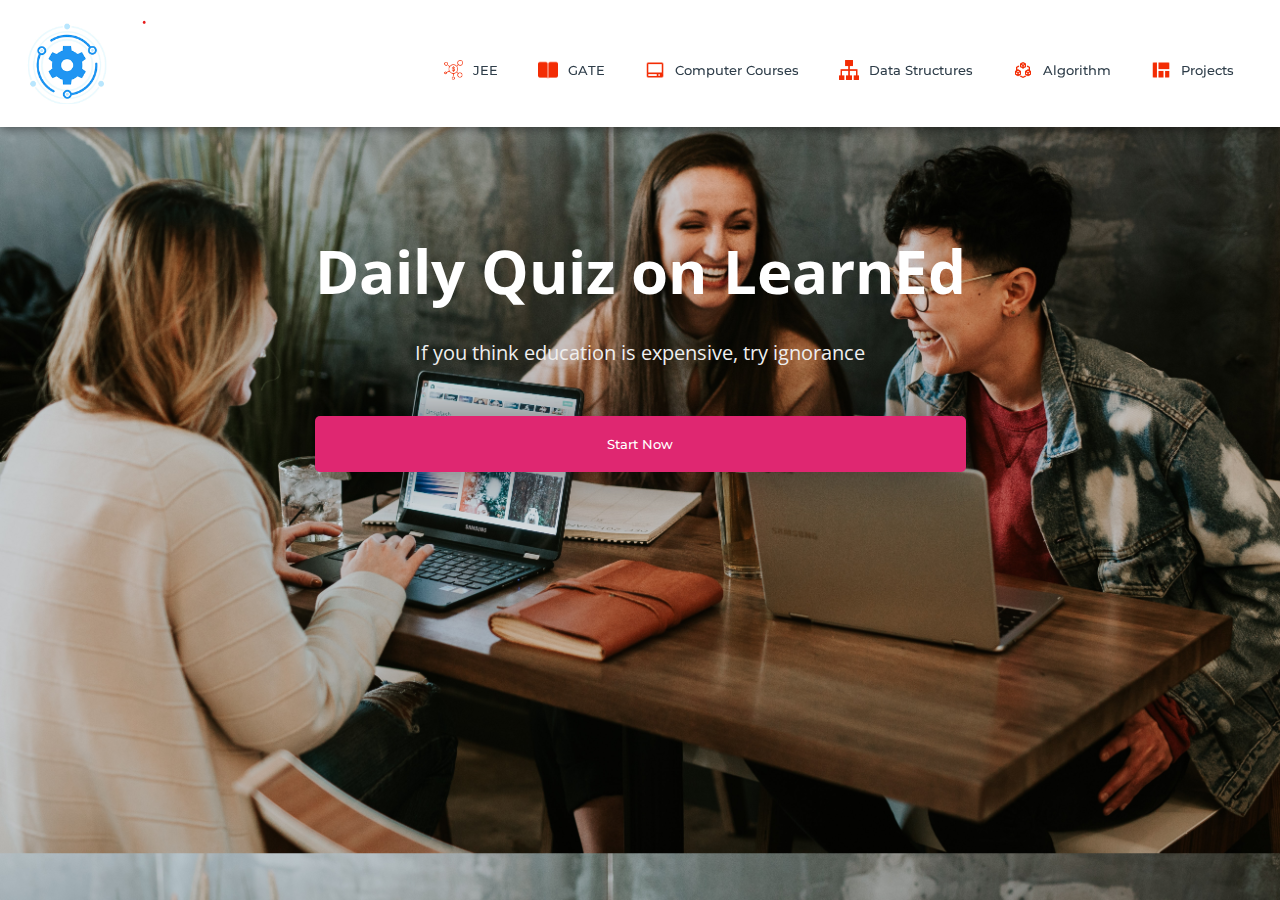
<file: subjects/quiz.html>
<!DOCTYPE html>
<html>
<head>
	<link rel="shortcut icon" type="png" href="../images/icon/favicon.png">
	<title>Quiz on LearnEd</title>
	<link rel="stylesheet" type="text/css" href="quizStyle.css">
	<script type="text/javascript" src="../script.js"></script>
</head>
<body>
	
<!-- NAVIGATION -->
	<header>
		<div class="nav" id="nav">
			<div id="learned-logo">
			<a href="../index.html"><img src="../images/icon/logo.png" style="width: 120px;"></a></div>
			<div class="switch-tab" id="switch-tab" onclick="switchTAB()"><img src="../images/icon/menu.png"></div>
			<ul id="list-switch">
				<li><a href="jee.html"><img src="../images/courses/d1.png" class="icon">JEE</a></li>
				<li><a href="gate.html"><img src="../images/courses/paper.png" class="icon">GATE</a></li>
				<li><a href="computer_courses.html"><img src="../images/courses/computer.png" class="icon">Computer Courses</a></li>
				<li><a href="computer_courses.html#data"><img src="../images/courses/data.png" class="icon">Data Structures</a></li>
				<li><a href="computer_courses.html#algo"><img src="../images/courses/algo.png" class="icon">Algorithm</a></li>
				<li><a href="computer_courses.html#projects"><img src="../images/courses/projects.png" class="icon">Projects</a></li>
			</ul>
			<div class="search" id="search-switch">
				<input type="search" placeholder="Search" class="srch"><button id="srchbtn"><img src="../images/icon/search.png"></button>
			</div>
		</div>
	</header>
	

<!-- MAIN Heading of Page -->
	<div class="title" id="title">
		<span>Daily Quiz on LearnEd</span>
		<div class="shortdesc"><br>
			<p>If you think education is expensive, try ignorance</p>
		</div>
		<button onclick="startquiz()">Start Now</button>
	</div>


<div class="panel" id="panel">
	
	<div class="left-side" id="left">
		<ul>
			<li onclick="quizt(1)">HOME</li>
			<li onclick="quizt(2)">JEE Mains</li>
			<li onclick="quizt(3)">JEE Advanced</li>
			<li onclick="quizt(4)">GATE</li>
			<li onclick="quizt(5)">C/C++</li>
			<li onclick="quizt(6)">Java</li>
			<li onclick="quizt(7)">Python</li>
			<li onclick="quizt(8)">JavaScript</li>
			<li onclick="quizt(9)">Data Structures</li>
			<li onclick="quizt(10)">Algorithm</li>
			<li onclick="quizt(11)">Interview Questions</li>
		</ul>
	</div>

	<div class="right-side" id="right">
		<div id="quiz-container">
			
			<div id="f1"><div class="quiz-frame main-frame"></div></div>

			<div id="f2"><iframe class="quiz-frame" src="https://docs.google.com/forms/d/e/1FAIpQLSe3hXLPuiQGqj1n3IeeAzM8YLNpgJIIk_zfteoEdWka4X3wxQ/viewform?embedded=true" frameborder="0" marginheight="0" marginwidth="0">Loading…</iframe></div>
			
			<div id="f3"><iframe class="quiz-frame" src="https://docs.google.com/forms/d/e/1FAIpQLSeVTLsd_AqZGpbIMnZRm20OKrjjiYSirWBjfCHpWtAsMQU--g/viewform?embedded=true" frameborder="0" marginheight="0" marginwidth="0">Loading…</iframe></div>
			
			<div id="f4"><iframe class="quiz-frame" src="https://docs.google.com/forms/d/e/1FAIpQLSdjSKZhQp5jqqR34zD_uWMtgXr18F9pdK6YqcafLSP6J7VZjw/viewform?embedded=true" frameborder="0" marginheight="0" marginwidth="0">Loading…</iframe></div>

			<div id="f5"><iframe class="quiz-frame" src="https://docs.google.com/forms/d/e/1FAIpQLSe1xs1-41MAbLN7KkXrJwtGdbl5ydxe_vX_nmFRjf6c0wtYkA/viewform?embedded=true"  frameborder="0" marginheight="0" marginwidth="0">Loading…</iframe></iframe></div>
			
			<div id="f6"><iframe class="quiz-frame" src="https://docs.google.com/forms/d/e/1FAIpQLSdHFDm_BakVxro_zJI78OF2OLJpXgDzzaAVMHD9hptWlXBSpA/viewform?embedded=true" frameborder="0" marginheight="0" marginwidth="0">Loading…</iframe></div>
			
			<div id="f7"><iframe class="quiz-frame" src="https://docs.google.com/forms/d/e/1FAIpQLSdgD7yFEJtqpkImDiLAaQ7w9VcsO688gr1V3Gl7FqwM5yXtWQ/viewform?embedded=true" frameborder="0" marginheight="0" marginwidth="0">Loading…</iframe></div>

			<div id="f8"><iframe class="quiz-frame" src="https://docs.google.com/forms/d/e/1FAIpQLSchDBnai_Aup7YFJQegg4z-qoB338p010VgZRxBYDT17xoRew/viewform?embedded=true" frameborder="0" marginheight="0" marginwidth="0">Loading…</iframe></div>

			<div id="f9"><iframe class="quiz-frame" src="https://docs.google.com/forms/d/e/1FAIpQLSfY5oIAz4R9Ty-LBpx7h4th6OJ0-RkrxIlLslRV4NjwwW8_uw/viewform?embedded=true" frameborder="0" marginheight="0" marginwidth="0">Loading…</iframe></div>
			
			<div id="f10"><iframe class="quiz-frame" src="https://docs.google.com/forms/d/e/1FAIpQLSflwS89sG7H98J9vFgFqJgsKaZ5gpq3yUlOiW3up7RQQ-qRnw/viewform?embedded=true" frameborder="0" marginheight="0" marginwidth="0">Loading…</iframe></div>

			<div id="f11"><iframe class="quiz-frame" src="https://docs.google.com/forms/d/e/1FAIpQLSe_aS8-CMNFdUzI1UE73zahC2bmMwJkmB6FJXPIeKbLIBqB4Q/viewform?embedded=true" frameborder="0" marginheiclass="quiz-frame" ght="0" marginwidth="0">Loading…</iframe></div>

		</div>
	</div>

</div>

	<script type="text/javascript" src="../script.js"></script>
</body>
</html>
</file>
<file: loginStyle.css>
* {
	margin: 0;
	padding: 0;
	font-family: sans-serif;
}

body {
	background-image: linear-gradient(rgba(0,0,0,0),rgba(0,0,0,0.5)),url("images/extra/backwallpaper.jpg");
	background-size: cover;
	background-attachment: fixed;
	display: flex;
	justify-content: center;
}
.logo {
	display: flex;
	justify-content: center;
}
.logo img {
	width: 100px;
}
.form-box
{
	width: 380px;
	height: 500px;
	position: relative;
	margin: 6% auto;
	background: #fff8;
	padding: 5px;
	border-radius: 5px;
	overflow: hidden;
	box-shadow: 0px 0px 100px rgba(0,0,0,0.4);
}

.button-box
{
	width: 220px;
	margin: 35px auto;
	position: relative;
	box-shadow: 0 0 20px 9px rgba(0,0,0,.1);
	border-radius: 30px;
}

.toggle-btn
{
	padding: 10px 30px;
	cursor: pointer;
	background: transparent;
	position: relative;
	border: 0;
	outline: none;
}

#btn
{
	top: 0;
	left: 0;
	position: absolute;
	width: 110px;
	height: 100%;
	background: linear-gradient(to right, #FA4B37, #DF2771);
	border-radius: 30px;
	transition: 0.5s;
}
.social-icons
{
	margin: 30px auto;
	text-align: center;
}
.social-icons img
{
	width: 30px;
	margin: 0 7px;
	cursor: pointer;
	opacity: 0.85;
}

.input-group
{
	top: 180px;
	position: absolute;
	width: 280px;
	transition: .5s;
	font-size: 13px;
	color: #010101;
}
.inp {
	border-bottom: 1px solid rgba(0,0,0,0.4);
	justify-content: center;
}
.inp img{
	width: 20px;
	padding-right: 10px;
}
.input-field
{
	width: 100%;
	padding: 10px 0;
	margin: 5px 0;
	border-left: 0;
	border-right: 0;
	border-top: 0;
	border-bottom: 1px solid rgba(0,0,0,0.4);
	outline: none;
	background: transparent;
	color: rgba(0,0,0);
}
::placeholder { /* Chrome, Firefox, Opera, Safari 10.1+ */
	color: rgba(0,0,0,0.7);
	/*opacity: 1;  Firefox */
}
#register .input-field {
	color: rgba(0,0,0,0.8);
}
.submit-btn
{
	width: 85%;
	padding: 10px 30px;
	cursor: pointer;
	display: block;
	margin: auto;
	background: linear-gradient(to right, #FA4B37, #DF2771);
	color: #fff;
	border: 0;
	outline: none;
	border-radius: 30px;
}

.reg-btn {
	background: lightgray;
}
.check-box
{
	cursor: pointer;
	margin: 30px 10px 30px 0;
}

.instead {
	margin-top: 10px;
}
.instead h3 {
    overflow: hidden;
    text-align: center;
    color: rgba(0,0,0,0.6);
}
.instead h3:before,
.instead h3:after {
    background-color: rgba(0,0,0,0.5);
    content: "";
    display: inline-block;
    height: 1px;
    position: relative;
    vertical-align: middle;
    width: 50%;
}
.instead h3:before {
    right: 0.5em;
    margin-left: -50%;
}
.instead h3:after {
    left: 0.5em;
    margin-right: -50%;
}
span
{
	color: rgba(0,0,0,0.8);
	font-size: 12px;
}

#login
{
	left: 50px;
}
#register
{
	left: 450px;
}

.other {
	display: grid;
	justify-content: center;
	margin-top: 250px;
}

.connect {
	display: flex;
	margin: 10px;
	padding: 0px 30px;
	align-items: center;
	text-align: center;
	justify-content: center;
	border: 1px solid lightgray;
	cursor: pointer;
	outline: none;
	/*border-radius: 10px;*/
	background: #fff3;
}
.connect:hover {
	background: #fff8;
}
.connect img {
	padding: 5px;
	width: 25px;
}
.connect span {
	padding: 10px;
	font-size: 15px;
}
</file>
<file: subjects/subjects.css>
@import url('https://fonts.googleapis.com/css?family=Montserrat:500&display=swap');
@import url('https://fonts.googleapis.com/css?family=Dancing+Script&display=swap');
@import url('https://fonts.googleapis.com/css?family=Open+Sans&display=swap');

* {
	box-sizing: border-box;
	margin: 0;
	padding: 0;
}
html {
	scroll-behavior: smooth;
}
body {
	background: #FFF;
	font-family: 'Open Sans', sans-serif;
}

/*SCROLLBAR Styling*/
::-webkit-scrollbar {
  width: 5px;
}
::-webkit-scrollbar-thumb {
  background: #FA4B37;
  border-radius: 5px;
}
::-webkit-scrollbar-thumb:hover {
  background: #DF2771; 
}

/*NAVIGATION BAR*/
.nav
{
	width: 100%;
	background-color: #fff;
	display: flex;
	flex-wrap: wrap;
	justify-content: space-between;
	align-items: center;
	padding: 20px 2%;
	position: fixed;
	top: 0px;
	z-index: 10;
	box-shadow: 1px 1px 10px rgba(0,0,0,0.5);
}

.nav li, a, button
{
	float: left;
	font-family: "Montserrat", sans-serif;
	font-weight: 500;
	font-size: 13px;
	color: #2E3D49;
	display: block;
	text-decoration: none;
	text-align: center;
}

.nav ul li img {
	width: 20px;
	margin-right: 10px;
	transform: translateY(5px);
	padding-top: 5px;
}

.nav ul li 
{
	list-style: none;
	display: inline-block;
	padding: 0px 20px;
}

.nav ul li a
{
	transition: all 0.3s ease 0s;
}

.nav ul li a:hover
{
	color: #FA4B37;
}

.nav button
{
	padding: 9px 25px;
	background: linear-gradient(to right, #FA4B37, #DF2771);
	color: #fff;
	border: none;
	border-radius: 5px;
	cursor: pointer;
	outline: none;
	transition: all 0.3s ease 0s;
}
#srchbtn {
	padding: 9px 20px;
}
#srchbtn img {
	width: 15px;
	filter: brightness(100);
}
.nav button:hover
{
	opacity: .9;
}
.nav .search
{
	float: right;
}
.nav .search .srch
{
	font-size: 13px;
	width: 300px;
	border: none;
	outline: none;
	border-bottom: 2px solid #FA4B37;
	padding: 9px;
}
.nav .search button
{
	margin-right: 5px;
	float: right;
	margin-left: 10px;
}
.nav .switch-tab {
	cursor: pointer;
	visibility: hidden;
}
.nav .switch-tab img {
	width: 20px;
}
.nav .check-box {
	cursor: pointer;
	visibility: hidden;
}

/*TITLE*/
.title {
	margin-top: 150px;
	margin-left: 100px;
}
.title span{
	font-weight: 700;
	font-family: 'Open Sans', sans-serif;
	font-size: 60px;
	color: #2E3D49;
}
.title .shortdesc {
	padding: 10px;
	font-family: 'Open Sans', sans-serif;
	font-size: 20px;
	color: #2E3D49;
	margin-bottom: 50px;
}

/*Quick Links*/
.course {
	display: grid;
	justify-content: center;
}

.cbox {
	display: inline-flex;
	flex-wrap: wrap;
	justify-content: center;
}
.cbox .det {
	height: 60px;
	margin: 10px;
	background: #fff;
	cursor: pointer;
	border-radius: 50px;
}
.cbox .det a{
	justify-content: space-around;
	width: 100%;
	padding: 20px;
	border-radius: 50px;
	border: 1px solid #FA4B37;
	font-size: 15px;
	color: #272529;
	font-family: cursive;
	text-decoration: none;
}

.cbox .det a:hover{
	background: linear-gradient(to right, #FA4B37, #DF2771);
	color: white;
}

.inbt {
	padding: 10px;
	font-family: 'Open Sans', sans-serif;
	font-size: 30px;
	color: #2E3D49;
	margin: 100px;
	margin-bottom: 50px;
}

/*COURSES AVAILABLE*/
.ccard {
	display: flex;
	flex-wrap: wrap;
	justify-content: center;
	align-items: center;
}
.ccardbox {
	display: flex;
	flex-wrap: wrap;
	justify-content: center;
}

.dcard {
	margin: 10px;
	width: 300px;
	height: 200px;
	background: linear-gradient(to right, #FA4B37, #DF2771);
	border-radius: 10px;
	box-shadow: 0 0 20px rgba(0,0,0,0.4);
}

.dcard .fpart {
	width: inherit;
	height: 150px;
	color: #000;
	text-align: left;
	overflow: hidden;
}
.dcard .fpart img {
	width: 100%;
	height: 100%;
}

.dcard .spart {
	padding: 10px;
	padding-right: 0px;
	color: #fff;
	text-align: left;
	cursor: pointer;
}
.dcard .spart img {
	width: 20px;
	margin-left: 170px;
	cursor: pointer;
	/* transform: rotate(180deg); */
}

.dcard:hover .fpart img{
	transition: .8s ease;
	transform: scale(1.2);
}

/*Small Titles for  Topics*/
.title2 {
	position: relative;
	padding-top: 150px;
	margin-left: 100px;
}
.title2 span{
	font-weight: 700;
	font-family: 'Open Sans', sans-serif;
	font-size: 30px;
	color: #2E3D49;
}
.title2 .shortdesc2 {
	padding: 10px;
	font-family: 'Open Sans', sans-serif;
	font-size: 15px;
	color: #2E3D49;
	margin-bottom: 10px;
}

/*Videos Section*/
.ccardbox2 {
	display: flex;
	justify-content: center;
	flex-wrap: wrap;
}

.dcard2 {
	margin: 20px;
	width: 300px;
	height: 160px;
	background: linear-gradient(to right, #FA4B37, #DF2771);
	border-radius: 10px;
}
.dcard2:hover .fpart2 img {
	display: none;
}
.dcard2 .fpart2 { 
	width: inherit;
	height: 180px;
	background: #000;
	color: #000;
	text-align: left;
	border-top-right-radius: 100px;
	transform: translateY(-19px);
	box-shadow: 0 0 20px rgba(0,0,0,0.4);
	overflow: hidden;
}
.dcard2 .tag {
	position: relative;
	margin-left: 270px;
	top: 10px;
	color: #fff;
}
.dcard2 .fpart2 img {
	width: 100%;
	height: 100%;
}
.fpart2 iframe {
	height: inherit;
	width: inherit;
}

/*Watch Full Playlist*/
.click-me {
	justify-content: center;
	display: flex;
}
.click-me a {
	color: #DF2771;
	text-decoration: none;
	transition-duration: .5s;
	padding: 10px;
}
.click-me a:hover {
	background: #DF2771;
	color: #fff;
}

/*PROJECTS*/
.project-panel {
	/*background: #000;*/
	display: flex;
	flex-wrap: wrap;
	align-items: center;
	justify-content: center;
}
.project-card {
	width: 250px;
	/*height: 220px;*/
	background: #fff;
	margin-right: 10px;
	margin-bottom: 10px;
	border-radius: 5px;
	cursor: pointer;
	box-shadow: 2px 2px 10px rgba(0,0,0,0.3);
}
.project-card img {
	width: inherit;
	/*height: 140px;*/
}
.project-card:hover {
	transform: scale(1.2);
	transition: .5s ease;
}
.project-card:hover .download a{
	visibility: visible;
}
.project-card .info {
	padding: 10px;
}
.project-card .info h4 {
	color: #2E3D49;
}
.project-card .info p {
	font-size: 12px;
}
.download {
	margin-top: 10px;
	display: flex;
	justify-content: center;
}
.download a{
	padding: 5px 10px;
	color: #DF2771;
	font-size: .8em;
	visibility: hidden;
}
.download:hover a{
	transition: .5s ease;
	background: #DF2771;
	color: #fff;
}


/*Sample Papers*/

.sample {
	display: flex;
	align-items: center;
	flex-wrap: wrap;
	justify-content: space-around;
}
.lastSample {
	margin-bottom: 100px;
}
.sample ul {
	margin: 20px;
}

.sample ul li{
	padding: 28px;
	list-style: none;
}

.sample ul li a {
	color: #FA4B37;
	width: 300px;
	font-size: 20px;
}

/*Footer*/

footer {
	color: #E5E8EF;
	background: #000D;
	padding: 50px 0; 
}

footer .footer-container {
	max-width: 1300px;
	margin: auto;
	padding: 0 20px;
	display: flex;
	justify-content: space-between;
	align-items: center;
	flex-wrap: wrap-reverse;
}

footer .social-media img{
	width: 22px;
}

footer .logo {
	width: 180px;
	color: #fff;
	font-family: 'Montserrat', cursive;
}
footer .social-media{
	margin: 20px 0;
}

footer .social-media a{
	color: #001a21;
	margin-right: 10px;
	font-size: 22px;
	text-decoration: none;
}

footer .right-col h1{
	font-size: 26px;
}
footer .border{
	width: 100px;
	height: 4px;
	background: linear-gradient(to right, #FA4B37, #DF2771);
	margin: 2px;
}

footer .newsletter-form {
	display: flex;
	justify-content: center;
	align-items: center;
	flex-wrap: wrap;
}
footer input::placeholder {
  color: white !important;
}
footer .txtb {
	flex: 1;
	padding: 18px 40px;
	font-size: 16px;
	background: #343A40;
	border: none;
	font-weight: 700;
	outline: none;
	border-radius: 5px;
	min-width: 260px;
	margin-top: 20px;
	color: white;
}

footer .btn {
	margin-top: 20px;
	padding: 18px 40px;
	font-size: 16px;
	color: #f1f1f1;
	background: linear-gradient(to right, #FA4B37, #DF2771);
	border: none;
	font-weight: 700;
	outline: none;
	border-radius: 5px;
	margin-left: 20px;
	cursor: pointer;
	transition: opacity .3s linear;	
}

footer .btn:hover {
	opacity: .7;
}


/*For Responsive Website*/
@media screen and (max-width: 960px) {
	.footer-container {
		max-width: 600px;
	}
	.right-col {
		width: 100%;
		margin-bottom: 60px;
	}
	.left-col {
		width: 100%;
		text-align: center;
	}
	.social-media {
		display: flex;
		justify-content: center;
	}
}

@media screen and (max-width: 700px) {
	footer .btn{
		margin: 0;
		width: 100%;
		margin-top: 20px;
	}
}
@media screen and (max-width: 1366px) {
	.search {
		display: none;
		margin-bottom: 10px;
	}
}

@media screen and (max-width: 1000px) {
	.nav ul, .nav .search {
		display: none;
	}
	.nav #learned-logo {
		transition: 1s ease;
		margin-left: 40%;
		transform: scale(1.5);
	}
	.nav ul li{
		width: 100%;
		margin-bottom: 5px;
	}
	.nav .switch-tab {
		visibility: visible;
	}
	.nav .check-box {
		visibility: visible;
	}
	.search {
		visibility: visible;
		margin: 30px;
		margin-top: 0px;
	}
}
</file>
<file: subjects/quizStyle.css>
@import url('https://fonts.googleapis.com/css?family=Montserrat:500&display=swap');
@import url('https://fonts.googleapis.com/css?family=Dancing+Script&display=swap');
@import url('https://fonts.googleapis.com/css?family=Open+Sans&display=swap');

* {
	box-sizing: border-box;
	margin: 0;
	padding: 0;
}
html {
	scroll-behavior: smooth;
}
body {
	background: url(../images/extra/b1.jpg);
	background-size: cover;
	font-family: 'Open Sans', sans-serif;
}

/*Styling SCROLLBAR*/
::-webkit-scrollbar {
  width: 5px;
}
::-webkit-scrollbar-thumb {
  background: #FA4B37;
  border-radius: 5px;
}
::-webkit-scrollbar-thumb:hover {
  background: #DF2771; 
}

/*NAVIGATION BAR*/
.nav
{
	width: 100%;
	background-color: #fff;
	display: flex;
	flex-wrap: wrap;
	justify-content: space-between;
	align-items: center;
	padding: 20px 2%;
	position: fixed;
	top: 0px;
	z-index: 10;
	box-shadow: 1px 1px 10px rgba(0,0,0,0.5);
}

.nav li, a, button
{
	float: left;
	font-family: "Montserrat", sans-serif;
	font-weight: 500;
	font-size: 13px;
	color: #2E3D49;
	display: block;
	text-decoration: none;
	text-align: center;
}

.nav ul li img {
	width: 20px;
	margin-right: 10px;
	transform: translateY(5px);
	padding-top: 5px;
}

.nav ul li 
{
	list-style: none;
	display: inline-block;
	padding: 0px 20px;
}

.nav ul li a
{
	transition: all 0.3s ease 0s;
}

.nav ul li a:hover
{
	color: #FA4B37;
}

.nav button
{
	padding: 9px 25px;
	background: linear-gradient(to right, #FA4B37, #DF2771);
	color: #fff;
	border: none;
	border-radius: 5px;
	cursor: pointer;
	outline: none;
	transition: all 0.3s ease 0s;
}
#srchbtn {
	padding: 9px 20px;
}
#srchbtn img {
	width: 15px;
	filter: brightness(100);
}

.nav button:hover
{
	opacity: .9;
}
.nav .search
{
	float: right;
}
.nav .search .srch
{
	font-size: 13px;
	width: 300px;
	border: none;
	outline: none;
	border-bottom: 2px solid #FA4B37;
	padding: 9px;
}

.nav .search button
{
	margin-right: 5px;
	float: right;
	margin-left: 10px;
}
.nav .switch-tab {
	cursor: pointer;
	visibility: hidden;
}
.nav .switch-tab img {
	width: 20px;
}
.nav .check-box {
	cursor: pointer;
	visibility: hidden;
}

/*TITLE*/
.title {
	margin-top: 18%;
	display: grid;
	justify-content: center;
	align-items: center;
}
.title span{
	font-weight: 700;
	font-family: 'Open Sans', sans-serif;
	font-size: 60px;
	/*color: #2E3D49;*/
	color: #fff;
}
.title .shortdesc {
	font-family: 'Open Sans', sans-serif;
	font-size: 20px;
	color: #efefef;
	margin-bottom: 50px;
	text-align: center;
	/*display: none;*/
}

.title button {
	padding: 20px 2%;
	border: none;
	border-radius: 5px;
	color: #fff;
	background: #DF2771;
	outline: none;
	cursor: pointer;
	box-shadow: 0 0 50px rgba(0,0,0,0.5);
}
.title button:hover {
	box-shadow: 0 0 10px rgba(0,0,0,0.3);
}

/*PANEL*/
.panel {
	display: none;
	width: 100%;
	height: 100vh;
	position: fixed;
}
/*Different Topics Container*/
.left-side {
	background: #FFF;
	height: 100%;
	width: 25%;
	display: flex;
	justify-content: center;
	box-shadow: inset 0 0 20px rgba(0,0,0,0.7),
					0 0 30px rgba(0,0,0,0.5);
}

/*Google Form Container*/
.right-side {
	background: #fff;
	height: 100%;
	width: 75%;
}
.left-side ul {
	margin: 50px;
	margin-top: 150px;
}
.left-side li {
	list-style-type: none;
	cursor: pointer;
	color: #FA4B37;
	font-weight: 700;
	font-size: 1.2em;
	margin-bottom: 20px;
}
.left-side li:hover {
	color: #000;
	font-size: 1.5em;
	font-weight: 900;
	transition: .3s ease-in-out;
}

#quiz-container {
	margin-top: 80px;
	width: 100%;
	height: 100%;
}

.quiz-frame {
	width: 100%;
	height: 95vh;
	border: none;
}
.main-frame {
	background: url(../images/extra/quiz.jpg);
	background-size: cover;
	background-position: center;
}
.main-frame p {
	font-size: 5em;
	font-weight: 900;
	color: #2E3D49;
}


/*For Responsive Website*/
@media screen and (max-width: 1366px) {
	.search {
		display: none;
		margin-bottom: 10px;
	}
}

@media screen and (max-width: 1000px) {
	.nav ul, .nav .search {
		display: none;
	}
	.nav #learned-logo {
		transition: 1s ease;
		margin-left: 40%;
		transform: scale(1.5);
	}
	.nav ul li{
		width: 100%;
		margin-bottom: 5px;
	}
	.nav .switch-tab {
		visibility: visible;
	}
	.nav .check-box {
		visibility: visible;
	}
	.search {
		visibility: visible;
		margin: 30px;
		margin-top: 0px;
	}
}
</file>
